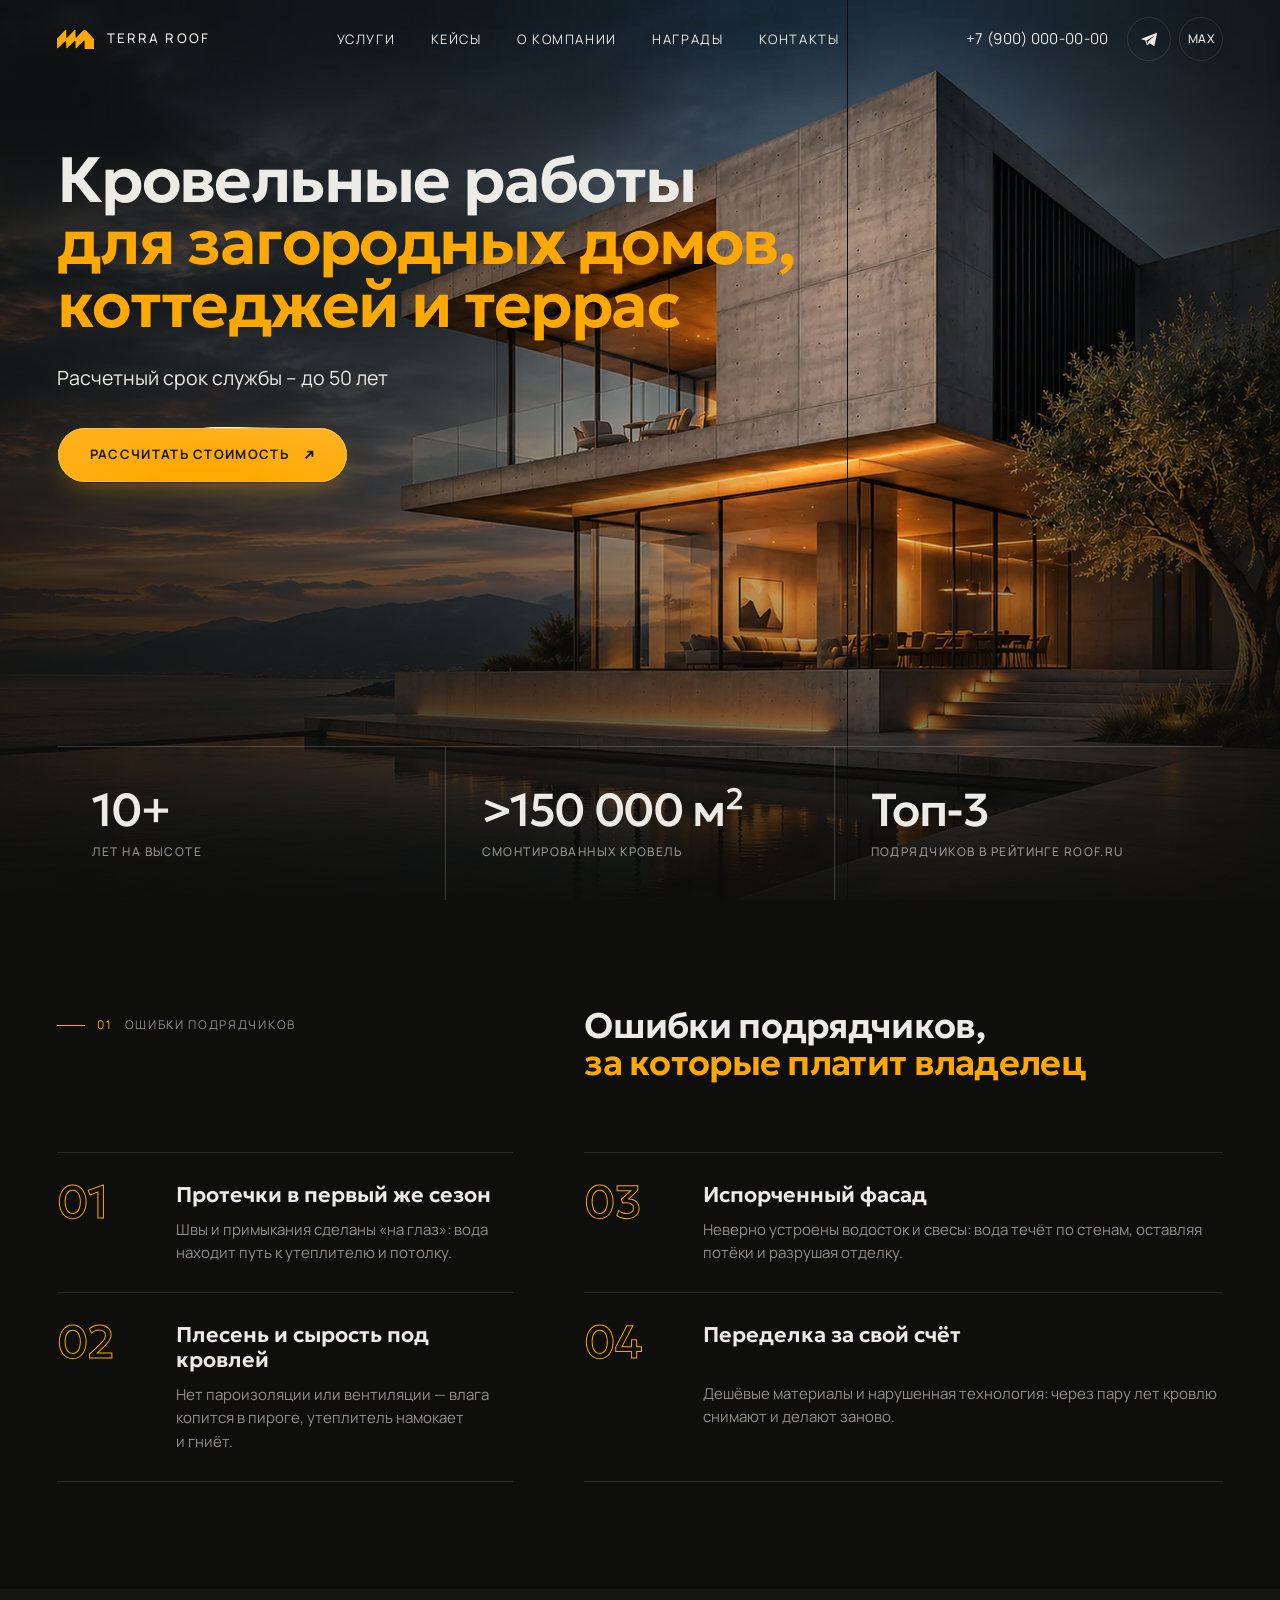
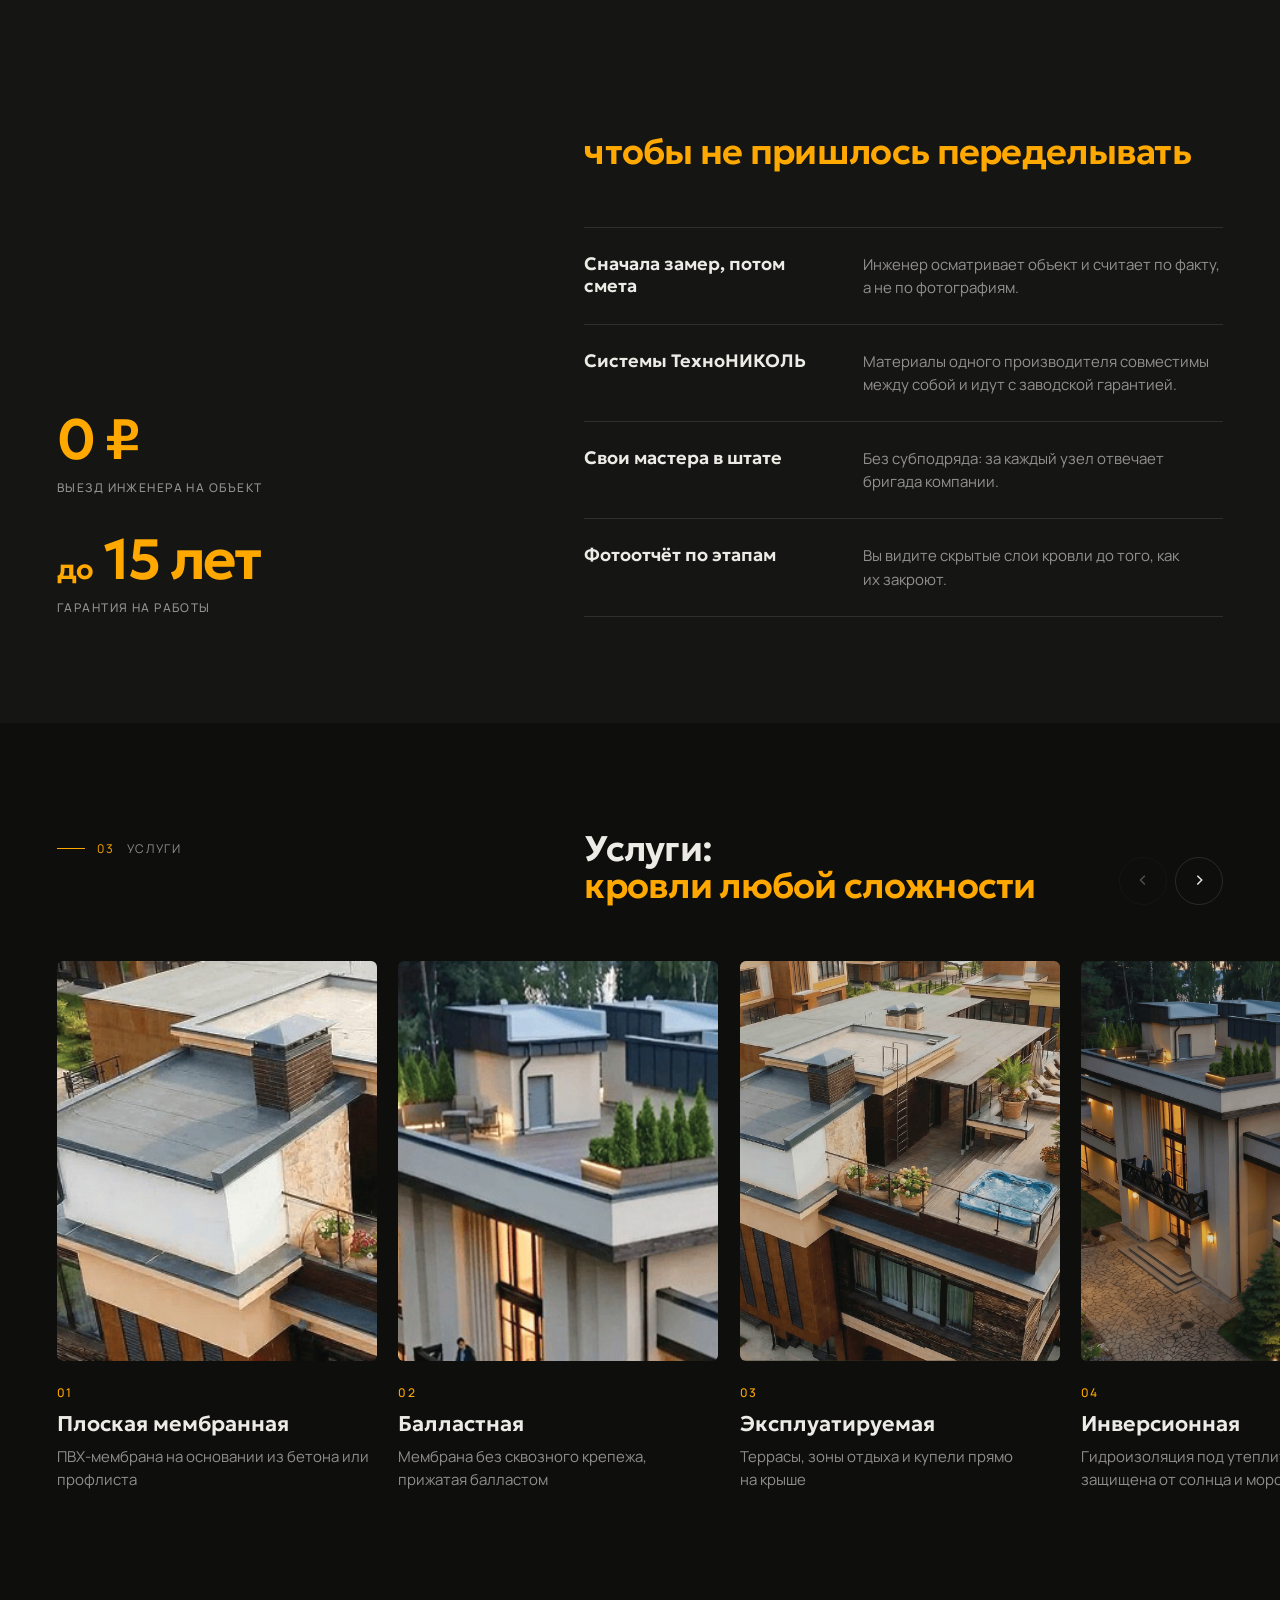
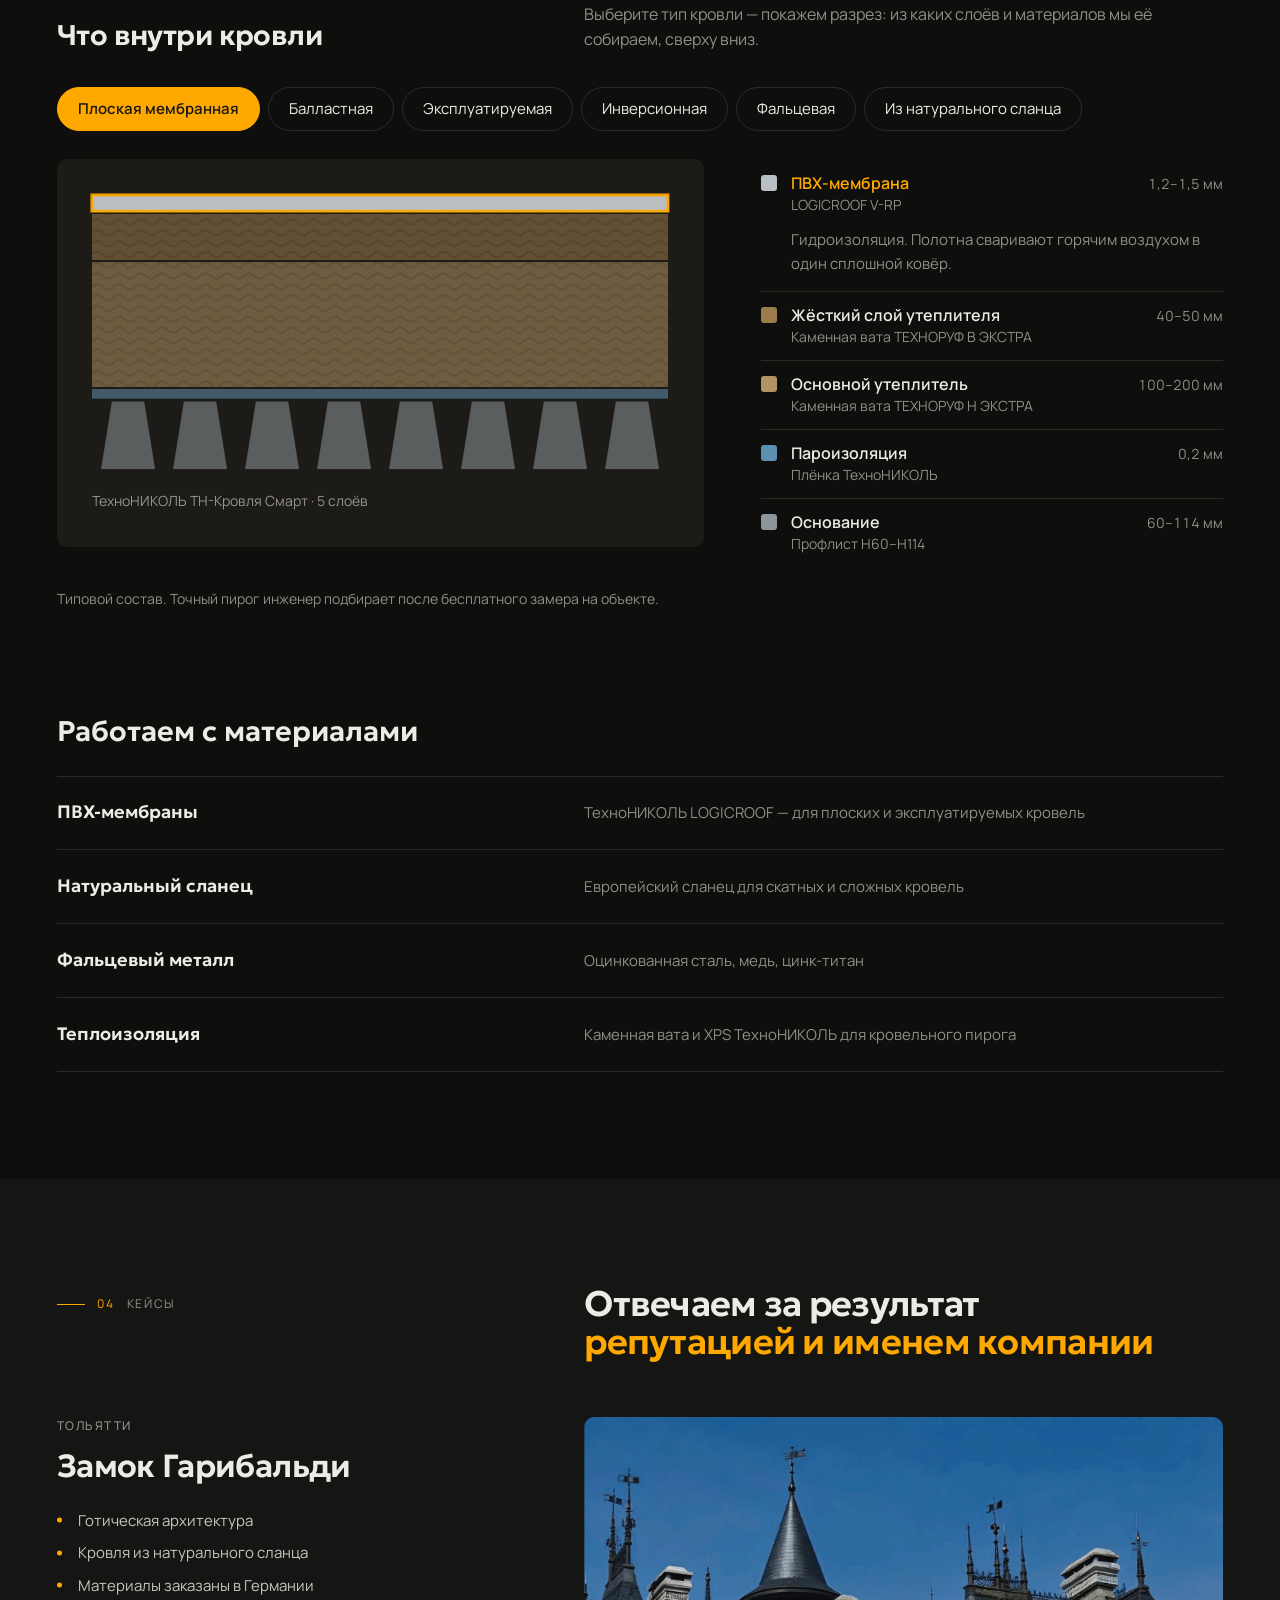
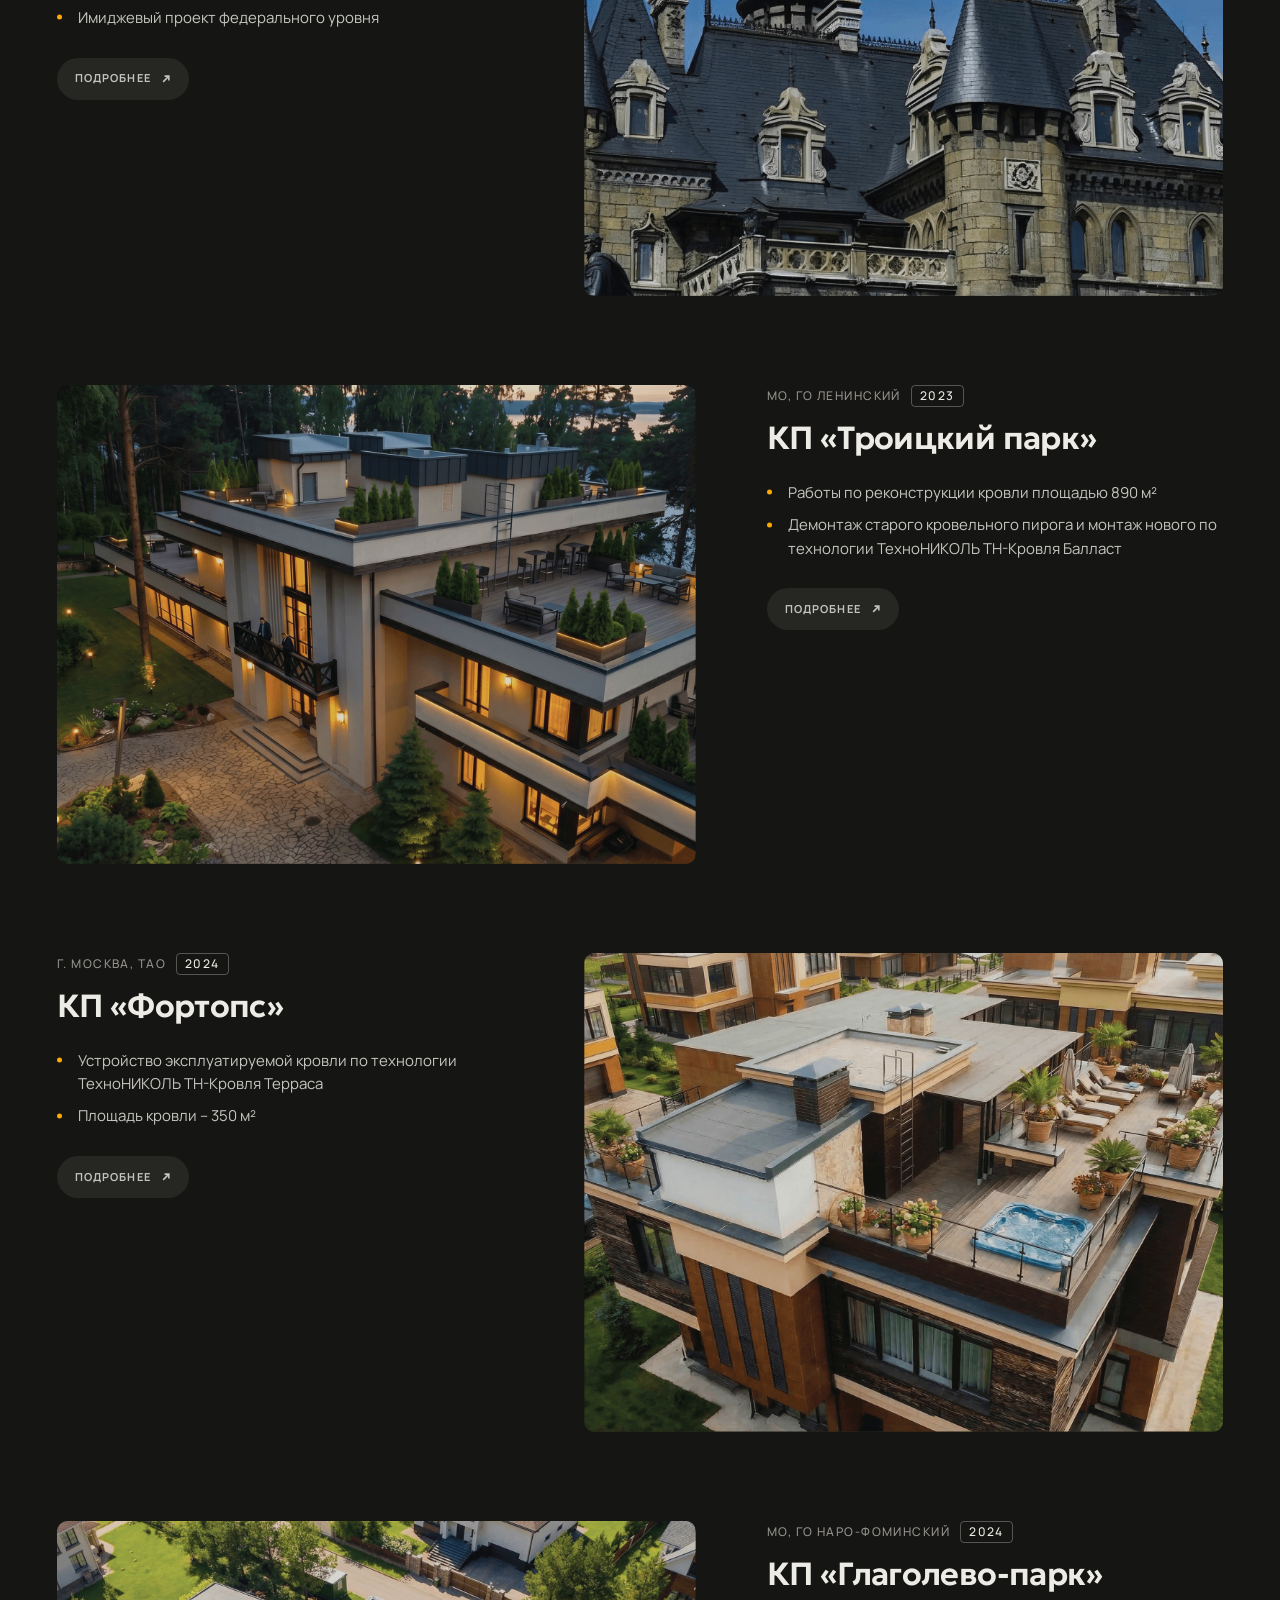
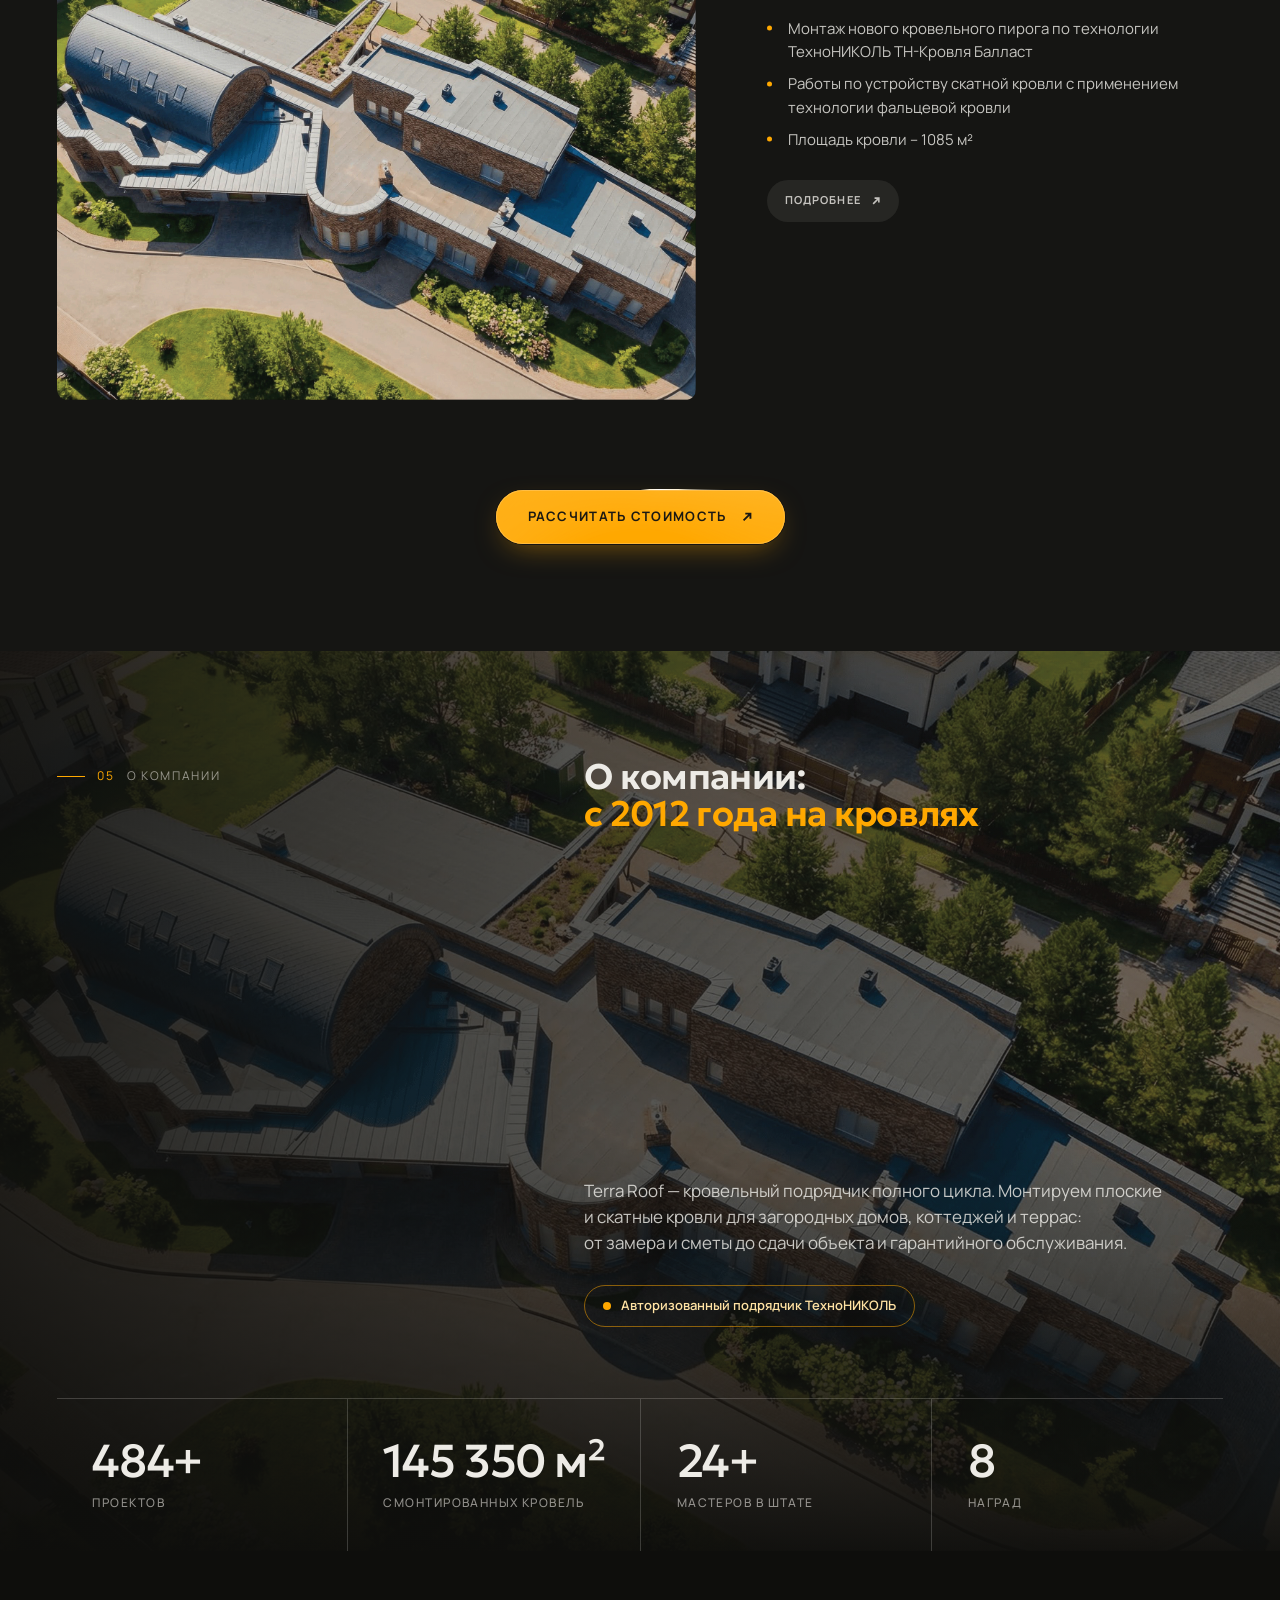
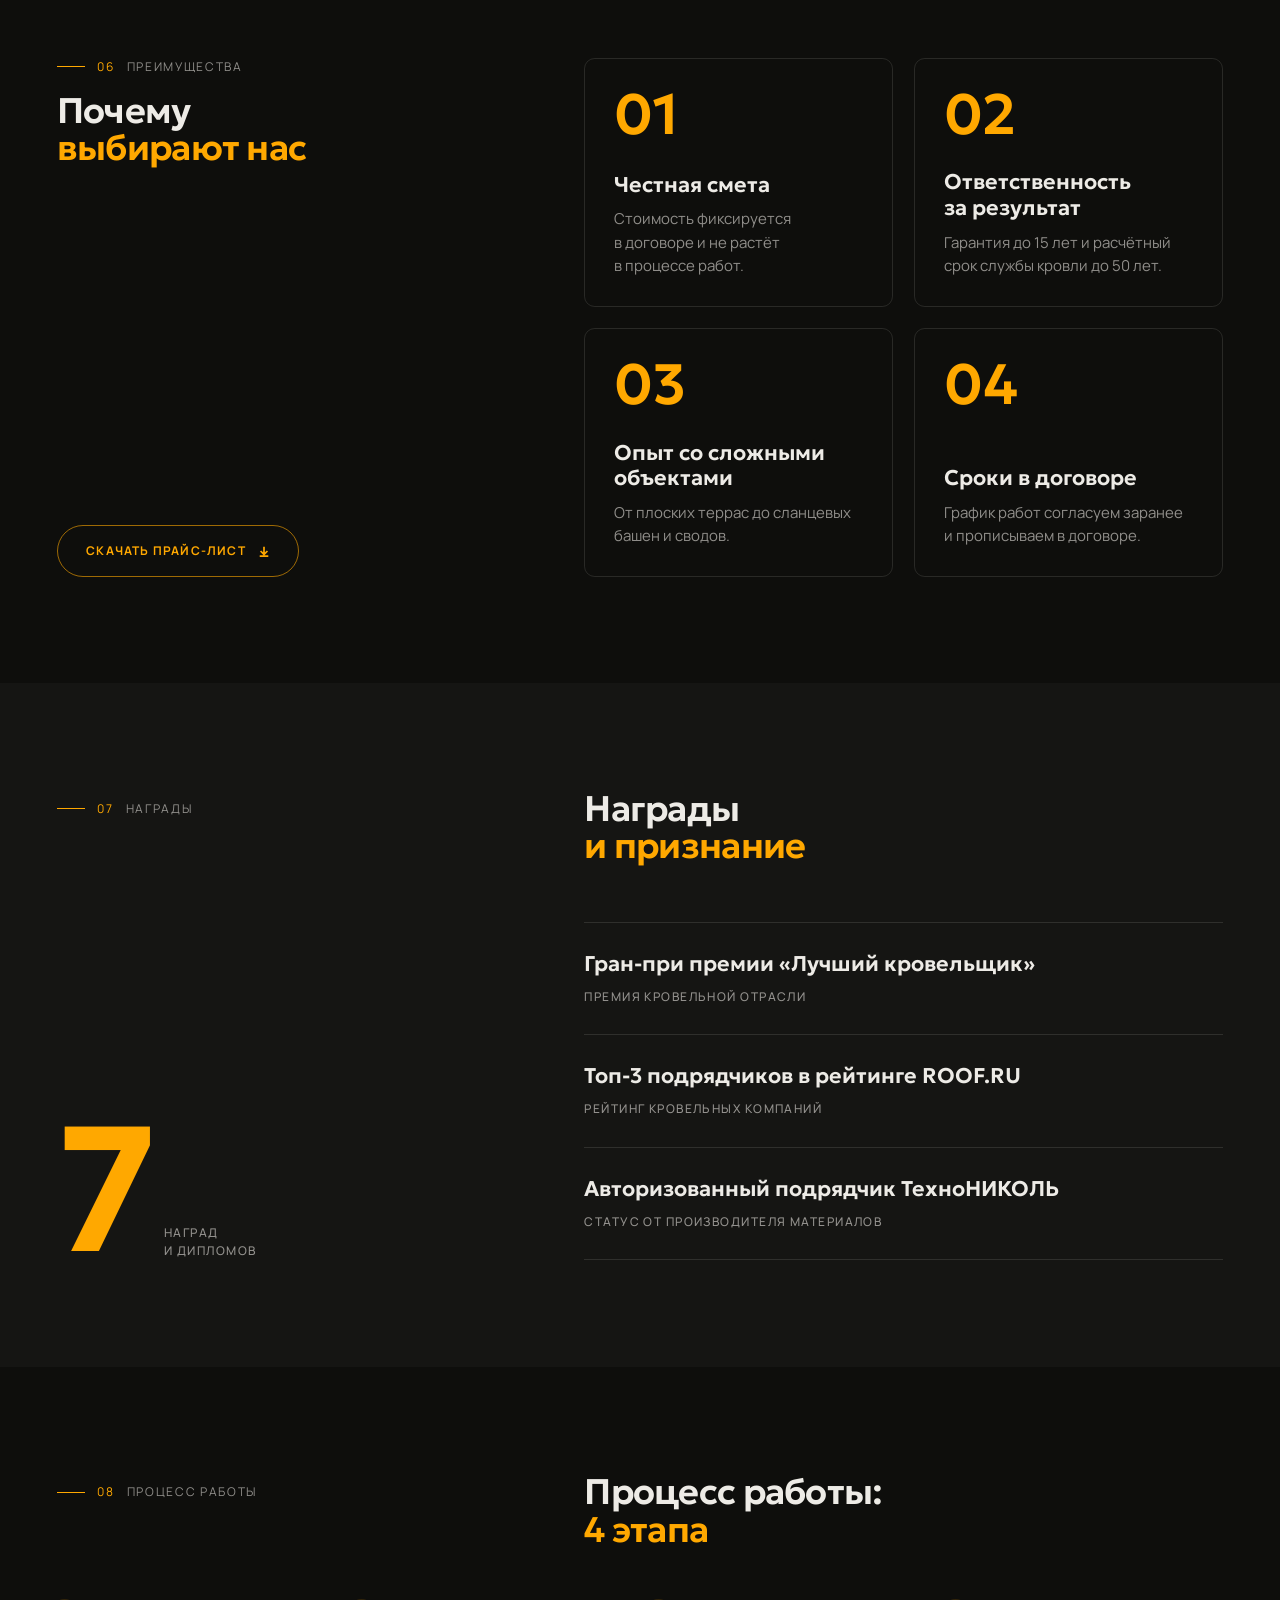
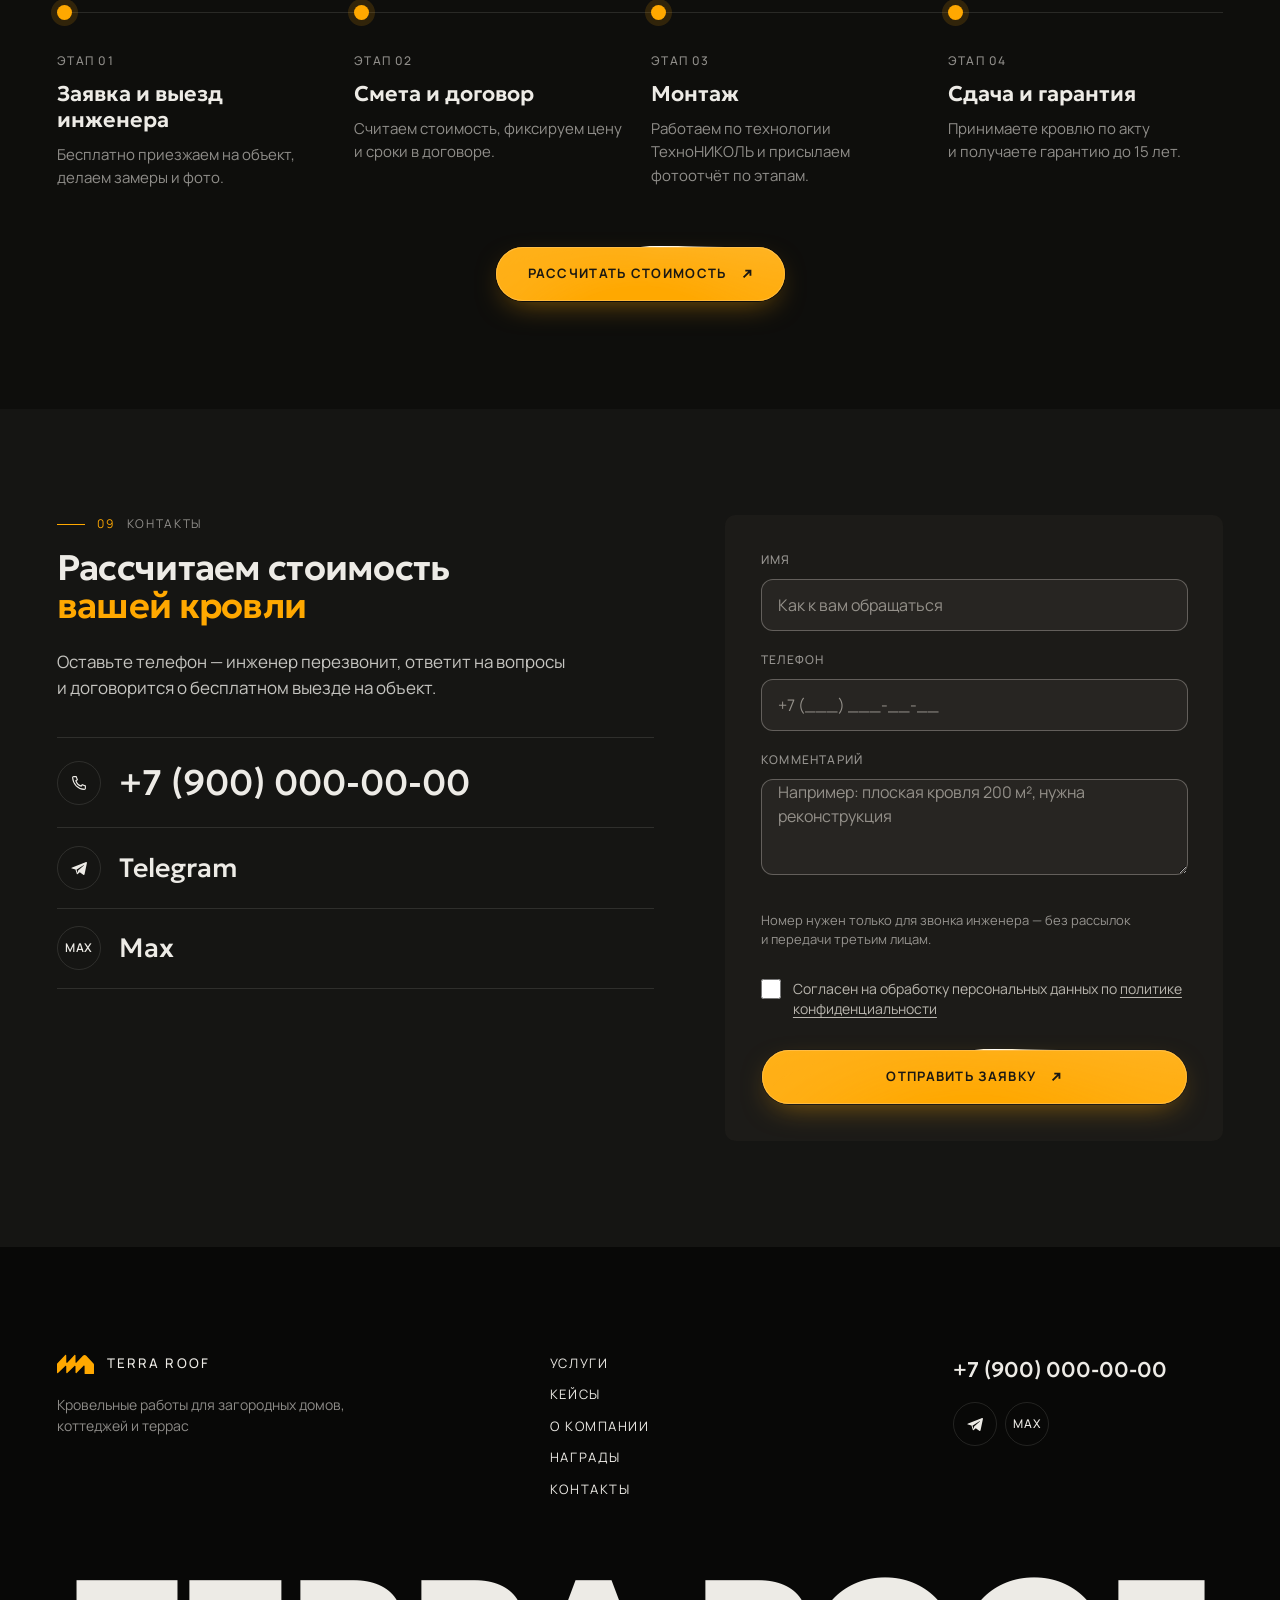
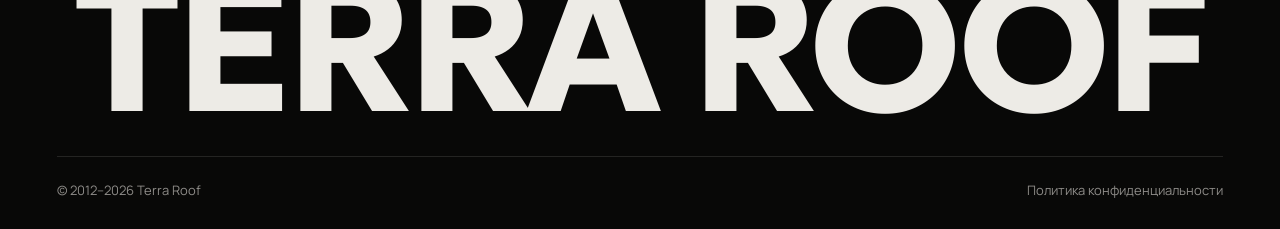
<file: index.html>
<!doctype html>
<html lang="ru">
<head>
  <meta charset="utf-8">
  <meta name="viewport" content="width=device-width, initial-scale=1">
  <title>Terra Roof — кровельные работы</title>
  <link rel="preconnect" href="https://fonts.googleapis.com">
  <link rel="preconnect" href="https://fonts.gstatic.com" crossorigin>
  <link href="https://fonts.googleapis.com/css2?family=Geologica:wght@500;600;700&family=Manrope:wght@300;400;500;700&display=swap" rel="stylesheet">
  <link rel="stylesheet" href="styles.css?v=29">
</head>
<body>

  <!-- Шапка -->
  <header class="header">
    <div class="container header__inner">
      <a class="logo" href="#" aria-label="Terra Roof">
        <img class="logo__mark" src="img/logo.svg" alt="" width="42" height="22">
        <span class="logo__text">TERRA ROOF</span>
      </a>

      <nav class="nav" aria-label="Навигация по странице">
        <a href="#services"><span class="nav__roll"><span class="nav__text" data-label="Услуги">Услуги</span></span></a>
        <a href="#cases"><span class="nav__roll"><span class="nav__text" data-label="Кейсы">Кейсы</span></span></a>
        <a href="#about"><span class="nav__roll"><span class="nav__text" data-label="О компании">О компании</span></span></a>
        <a href="#awards"><span class="nav__roll"><span class="nav__text" data-label="Награды">Награды</span></span></a>
        <a href="#contacts"><span class="nav__roll"><span class="nav__text" data-label="Контакты">Контакты</span></span></a>
      </nav>

      <div class="contacts">
        <a class="contacts__phone" href="tel:+79000000000">+7 (900) 000-00-00</a>
        <a class="icon-btn" href="#" aria-label="Telegram">
          <svg viewBox="0 0 24 24" width="18" height="18" aria-hidden="true"><path fill="currentColor" d="M20.7 4.3 2.9 11.2c-1.2.5-1.2 1.2-.2 1.5l4.6 1.4 1.7 5.4c.2.6.4.8.8.8.4 0 .6-.2.9-.5l2.3-2.2 4.7 3.5c.9.5 1.5.2 1.7-.8l3.1-14.6c.3-1.3-.5-1.9-1.8-1.4ZM8.6 14.2l9.3-5.9c.4-.3.8-.1.5.2l-7.6 6.9-.3 3.3-1.9-4.5Z"/></svg>
        </a>
        <a class="icon-btn icon-btn--text" href="#" aria-label="Max">MAX</a>
        <a class="icon-btn contacts__call" href="tel:+79000000000" aria-label="Позвонить">
          <svg viewBox="0 0 24 24" width="18" height="18" aria-hidden="true"><path fill="none" stroke="currentColor" stroke-width="1.5" d="M5 3.5h3.2l1.6 4.2-2 1.3a11 11 0 0 0 7.2 7.2l1.3-2 4.2 1.6V19a1.5 1.5 0 0 1-1.6 1.5C10.6 20 4 13.4 3.5 5.1A1.5 1.5 0 0 1 5 3.5Z"/></svg>
        </a>
        <button class="burger" type="button" aria-label="Меню" aria-expanded="false" aria-controls="mobile-menu">
          <span></span><span></span>
        </button>
      </div>
    </div>
  </header>

  <!-- Мобильное меню -->
  <div class="mobile-menu" id="mobile-menu" hidden>
    <nav class="mobile-menu__nav">
      <a href="#services">Услуги</a>
      <a href="#cases">Кейсы</a>
      <a href="#about">О компании</a>
      <a href="#awards">Награды</a>
      <a href="#contacts">Контакты</a>
    </nav>
    <div class="mobile-menu__actions">
      <a class="btn mobile-menu__cta" href="#calc" data-calc><span class="btn__label">Рассчитать стоимость
        <svg viewBox="0 0 14 14" width="12" height="12" aria-hidden="true"><path d="M3 11 11 3M5 3h6v6" fill="none" stroke="currentColor" stroke-width="1.4"/></svg></span></a>
      <a class="mobile-menu__phone" href="tel:+79000000000">+7 (900) 000-00-00</a>
    </div>
  </div>

  <main>
    <!-- Первый экран -->
    <section class="hero">
      <div class="hero__media">
        <!-- исходник: img/фон.png (3840×2160); на экранах уже 16:9 фото кадрируется по высоте, поэтому ширина = 178vh -->
        <img
          src="img/hero-1920.webp"
          srcset="img/hero-828.webp 828w, img/hero-1280.webp 1280w, img/hero-1920.webp 1920w, img/hero-2560.webp 2560w, img/hero-3840.webp 3840w"
          sizes="(max-aspect-ratio: 16/9) 178vh, 100vw"
          width="3840" height="2160"
          alt="Современный загородный дом с плоской кровлей на закате"
          fetchpriority="high">
      </div>

      <div class="container hero__inner">
        <div class="hero__content">
          <h1 class="hero__title">
            <span class="hero__title-main">Кровельные работы</span>
            <span class="hero__title-sub">для загородных домов, коттеджей и&nbsp;террас</span>
          </h1>
          <p class="hero__lead">Расчетный срок службы – до&nbsp;50&nbsp;лет</p>
          <a class="btn hero__btn" href="#calc" data-cta data-calc>
            <span class="btn__label">Рассчитать стоимость
            <svg viewBox="0 0 14 14" width="12" height="12" aria-hidden="true"><path d="M3 11 11 3M5 3h6v6" fill="none" stroke="currentColor" stroke-width="1.4"/></svg></span>
          </a>
        </div>
      </div>

      <div class="hero__facts">
        <div class="container hero__facts-inner">
          <ul class="facts">
            <li class="fact">
              <span class="fact__value">10+</span>
              <span class="fact__label">лет на&nbsp;высоте</span>
            </li>
            <li class="fact">
              <span class="fact__value">&gt;150&nbsp;000&nbsp;м²</span>
              <span class="fact__label">смонтированных кровель</span>
            </li>
            <li class="fact">
              <span class="fact__value">Топ-3</span>
              <span class="fact__label">подрядчиков в&nbsp;рейтинге ROOF.RU</span>
            </li>
          </ul>
          <a class="scroll-down" href="#problems" aria-label="Листать вниз">
            <svg viewBox="0 0 16 16" width="14" height="14" aria-hidden="true"><path d="M8 2v12M3 9l5 5 5-5" fill="none" stroke="currentColor" stroke-width="1.4"/></svg>
          </a>
        </div>
      </div>
    </section>

    <!-- Ошибки подрядчиков. Тексты блоков ниже — черновик: в ТЗ есть только структура и факты.
         Сетка «заголовок слева (закреплён) — контент справа» -->
    <section class="section" id="problems">
      <div class="container split split--rail">
        <div class="split__rail">
          <p class="eyebrow"><span>01</span>Ошибки подрядчиков</p>
        </div>
        <div class="split__body">
          <h2 class="section__title">
            <span class="section__title-main">Ошибки подрядчиков,</span>
            <span class="section__title-sub">за&nbsp;которые платит владелец</span>
          </h2>
        </div>
          <ol class="problems">
            <li class="problem">
              <span class="problem__num">01</span>
              <h3 class="problem__title">Протечки в&nbsp;первый&nbsp;же сезон</h3>
              <p class="problem__text">Швы и&nbsp;примыкания сделаны «на&nbsp;глаз»: вода находит путь к&nbsp;утеплителю и&nbsp;потолку.</p>
            </li>
            <li class="problem">
              <span class="problem__num">02</span>
              <h3 class="problem__title">Плесень и&nbsp;сырость под кровлей</h3>
              <p class="problem__text">Нет пароизоляции или вентиляции — влага копится в&nbsp;пироге, утеплитель намокает и&nbsp;гниёт.</p>
            </li>
            <li class="problem">
              <span class="problem__num">03</span>
              <h3 class="problem__title">Испорченный фасад</h3>
              <p class="problem__text">Неверно устроены водосток и&nbsp;свесы: вода течёт по&nbsp;стенам, оставляя потёки и&nbsp;разрушая отделку.</p>
            </li>
            <li class="problem">
              <span class="problem__num">04</span>
              <h3 class="problem__title">Переделка за&nbsp;свой счёт</h3>
              <p class="problem__text">Дешёвые материалы и&nbsp;нарушенная технология: через пару лет кровлю снимают и&nbsp;делают заново.</p>
            </li>
          </ol>
      </div>
    </section>

    <!-- Как мы работаем -->
    <section class="section section--alt" id="approach">
      <div class="container split split--rail">
        <div class="split__rail">
          <p class="eyebrow"><span>02</span>Подход</p>
          <div class="approach__facts">
            <div class="approach__fact">
              <span class="approach__value">0&nbsp;₽</span>
              <span class="approach__label">выезд инженера на&nbsp;объект</span>
            </div>
            <div class="approach__fact">
              <span class="approach__value"><span class="approach__pre">до</span>&nbsp;15&nbsp;лет</span>
              <span class="approach__label">гарантия на&nbsp;работы</span>
            </div>
          </div>
        </div>
        <div class="split__body">
          <h2 class="section__title">
            <span class="section__title-main">Как мы работаем,</span>
            <span class="section__title-sub">чтобы не&nbsp;пришлось переделывать</span>
          </h2>
          <ul class="principles">
            <li class="principle">
              <h3 class="principle__title">Сначала замер, потом смета</h3>
              <p class="principle__text">Инженер осматривает объект и&nbsp;считает по&nbsp;факту, а&nbsp;не&nbsp;по&nbsp;фотографиям.</p>
            </li>
            <li class="principle">
              <h3 class="principle__title">Системы ТехноНИКОЛЬ</h3>
              <p class="principle__text">Материалы одного производителя совместимы между собой и&nbsp;идут с&nbsp;заводской гарантией.</p>
            </li>
            <li class="principle">
              <h3 class="principle__title">Свои мастера в&nbsp;штате</h3>
              <p class="principle__text">Без субподряда: за&nbsp;каждый узел отвечает бригада компании.</p>
            </li>
            <li class="principle">
              <h3 class="principle__title">Фотоотчёт по&nbsp;этапам</h3>
              <p class="principle__text">Вы&nbsp;видите скрытые слои кровли до&nbsp;того, как их&nbsp;закроют.</p>
            </li>
          </ul>
        </div>
      </div>
    </section>

    <!-- Услуги: горизонтальная лента (колесо мыши, перетаскивание, стрелки) -->
    <section class="section" id="services">
      <div class="container split split--rail services__head">
        <div class="split__rail">
          <p class="eyebrow"><span>03</span>Услуги</p>
        </div>
        <div class="split__body services__heading">
          <h2 class="section__title">
            <span class="section__title-main">Услуги:</span>
            <span class="section__title-sub">кровли любой сложности</span>
          </h2>
        <div class="services__nav">
          <button class="round-btn" type="button" data-scroll="-1" aria-label="Назад"><svg viewBox="0 0 16 16" width="16" height="16" aria-hidden="true"><path d="M10 3 5 8l5 5" fill="none" stroke="currentColor" stroke-width="1.6"/></svg></button>
          <button class="round-btn" type="button" data-scroll="1" aria-label="Вперёд"><svg viewBox="0 0 16 16" width="16" height="16" aria-hidden="true"><path d="m6 3 5 5-5 5" fill="none" stroke="currentColor" stroke-width="1.6"/></svg></button>
          </div>
        </div>
      </div>
      <div class="services__track" tabindex="0" aria-label="Виды кровель">
        <ul class="services">
          <li class="service">
            <div class="service__media"><img src="img/fortops-detail.jpg" alt="" loading="lazy" draggable="false"></div>
            <span class="service__num">01</span>
            <h3 class="service__title">Плоская мембранная</h3>
            <p class="service__text">ПВХ-мембрана на&nbsp;основании из&nbsp;бетона или профлиста</p>
          </li>
          <li class="service">
            <div class="service__media"><img src="img/troitsky-detail.jpg" alt="" loading="lazy" draggable="false"></div>
            <span class="service__num">02</span>
            <h3 class="service__title">Балластная</h3>
            <p class="service__text">Мембрана без сквозного крепежа, прижатая балластом</p>
          </li>
          <li class="service">
            <div class="service__media"><img src="img/fortops.jpg" alt="" class="is-darkened" loading="lazy" draggable="false"></div>
            <span class="service__num">03</span>
            <h3 class="service__title">Эксплуатируемая</h3>
            <p class="service__text">Террасы, зоны отдыха и&nbsp;купели прямо на&nbsp;крыше</p>
          </li>
          <li class="service">
            <div class="service__media"><img src="img/troitsky.jpg" alt="" class="is-darkened" loading="lazy" draggable="false"></div>
            <span class="service__num">04</span>
            <h3 class="service__title">Инверсионная</h3>
            <p class="service__text">Гидроизоляция под утеплителем — защищена от&nbsp;солнца и&nbsp;мороза</p>
          </li>
          <li class="service">
            <div class="service__media"><img src="img/castle-detail.jpg" alt="" loading="lazy" draggable="false"></div>
            <span class="service__num">05</span>
            <h3 class="service__title">Из&nbsp;натурального сланца</h3>
            <p class="service__text">Долговечное покрытие для скатов, башен и&nbsp;куполов</p>
          </li>
          <li class="service">
            <div class="service__media"><img src="img/glagolevo-detail.jpg" alt="" loading="lazy" draggable="false"></div>
            <span class="service__num">06</span>
            <h3 class="service__title">Фальцевая</h3>
            <p class="service__text">Металл с&nbsp;герметичным швом, повторяет сложные формы</p>
          </li>
          <li class="service">
            <div class="service__media"><img src="img/glagolevo.jpg" alt="" class="is-darkened" loading="lazy" draggable="false"></div>
            <span class="service__num">07</span>
            <h3 class="service__title">Сводчатая и&nbsp;купольная</h3>
            <p class="service__text">Изогнутые скаты и&nbsp;переходы между плоскими участками</p>
          </li>
          <li class="service">
            <div class="service__media"><img src="img/castle.jpg" alt="" class="is-darkened" loading="lazy" draggable="false"></div>
            <span class="service__num">08</span>
            <h3 class="service__title">Исторические здания</h3>
            <p class="service__text">Кровли сложной архитектуры с&nbsp;сохранением облика</p>
          </li>
        </ul>
      </div>

      <div class="container pie" data-pie>
        <div class="pie__head">
          <h3 class="pie__title">Что внутри кровли</h3>
          <p class="pie__lead">Выберите тип кровли — покажем разрез: из каких слоёв и&nbsp;материалов мы&nbsp;её собираем, сверху вниз.</p>
        </div>
        <div class="pie__tabs" role="tablist" aria-label="Тип кровли"></div>
        <div class="pie__body" role="tabpanel">
          <figure class="pie__figure">
            <svg class="pie__svg" role="img" aria-label="Разрез кровельного пирога: слои сверху вниз"></svg>
            <figcaption class="pie__caption">
              <span data-pie-system></span>
              <button class="pie__case" type="button" data-pie-case hidden>Где делали: <span></span>
                <svg viewBox="0 0 14 14" width="12" height="12" aria-hidden="true"><path d="M3 11 11 3M5 3h6v6" fill="none" stroke="currentColor" stroke-width="1.6"/></svg>
              </button>
            </figcaption>
          </figure>
          <ol class="pie__layers"></ol>
        </div>
        <p class="pie__note">Типовой состав. Точный пирог инженер подбирает после бесплатного замера на&nbsp;объекте.</p>
        <noscript><p class="pie__lead">Плоская мембранная кровля сверху вниз: ПВХ-мембрана LOGICROOF, жёсткий и&nbsp;основной слой каменной ваты ТЕХНОРУФ, пароизоляция, профлист.</p></noscript>
      </div>

      <div class="container materials-split">
          <h3 class="materials__title">Работаем с&nbsp;материалами</h3>
          <ul class="materials">
            <li class="material">
              <h4 class="material__title">ПВХ-мембраны</h4>
              <p class="material__text">ТехноНИКОЛЬ LOGICROOF — для плоских и&nbsp;эксплуатируемых кровель</p>
            </li>
            <li class="material">
              <h4 class="material__title">Натуральный сланец</h4>
              <p class="material__text">Европейский сланец для скатных и&nbsp;сложных кровель</p>
            </li>
            <li class="material">
              <h4 class="material__title">Фальцевый металл</h4>
              <p class="material__text">Оцинкованная сталь, медь, цинк-титан</p>
            </li>
            <li class="material">
              <h4 class="material__title">Теплоизоляция</h4>
              <p class="material__text">Каменная вата и&nbsp;XPS ТехноНИКОЛЬ для кровельного пирога</p>
            </li>
          </ul>
      </div>
    </section>

    <!-- Кейсы -->
    <section class="cases" id="cases">
      <div class="container cases__inner">
        <div class="split split--rail">
          <div class="split__rail">
            <p class="eyebrow"><span>04</span>Кейсы</p>
          </div>
          <div class="split__body">
            <h2 class="cases__title">
              <span class="hero__title-main">Отвечаем за результат</span>
              <span class="cases__title-sub">репутацией и&nbsp;именем компании</span>
            </h2>
          </div>
        </div>

        <div class="cases__grid">
          <a class="case" href="#case-castle">
            <div class="case__media">
              <img class="case__photo" src="img/castle.jpg" alt="Замок Гарибальди, общий вид кровли" loading="lazy">
            </div>
            <div class="case__head">
              <h3 class="case__name">Замок Гарибальди</h3>
              <p class="case__meta"><span>Тольятти</span></p>
            </div>
            <div class="case__body">
              <ul class="case__list">
                <li>Готическая архитектура</li>
                <li>Кровля из натурального сланца</li>
                <li>Материалы заказаны в Германии</li>
                <li>Имиджевый проект федерального уровня</li>
              </ul>
              <span class="case__more">
                Подробнее
                <svg viewBox="0 0 14 14" width="12" height="12" aria-hidden="true"><path d="M3 11 11 3M5 3h6v6" fill="none" stroke="currentColor" stroke-width="1.4"/></svg>
              </span>
            </div>
          </a>

          <a class="case" href="#case-troitsky">
            <div class="case__media">
              <img class="case__photo" src="img/troitsky.jpg" alt="КП «Троицкий парк», общий вид" loading="lazy">
            </div>
            <div class="case__head">
              <h3 class="case__name">КП «Троицкий парк»</h3>
              <p class="case__meta"><span>МО, ГО Ленинский</span><span class="case__year">2023</span></p>
            </div>
            <div class="case__body">
              <ul class="case__list">
                <li>Работы по реконструкции кровли площадью 890&nbsp;м²</li>
                <li>Демонтаж старого кровельного пирога и монтаж нового по технологии ТехноНИКОЛЬ ТН-Кровля Балласт</li>
              </ul>
              <span class="case__more">
                Подробнее
                <svg viewBox="0 0 14 14" width="12" height="12" aria-hidden="true"><path d="M3 11 11 3M5 3h6v6" fill="none" stroke="currentColor" stroke-width="1.4"/></svg>
              </span>
            </div>
          </a>

          <a class="case" href="#case-fortops">
            <div class="case__media">
              <img class="case__photo" src="img/fortops.jpg" alt="КП «Фортопс», общий вид" loading="lazy">
            </div>
            <div class="case__head">
              <h3 class="case__name">КП «Фортопс»</h3>
              <p class="case__meta"><span>г.&nbsp;Москва, ТАО</span><span class="case__year">2024</span></p>
            </div>
            <div class="case__body">
              <ul class="case__list">
                <li>Устройство эксплуатируемой кровли по технологии ТехноНИКОЛЬ ТН-Кровля Терраса</li>
                <li>Площадь кровли – 350&nbsp;м²</li>
              </ul>
              <span class="case__more">
                Подробнее
                <svg viewBox="0 0 14 14" width="12" height="12" aria-hidden="true"><path d="M3 11 11 3M5 3h6v6" fill="none" stroke="currentColor" stroke-width="1.4"/></svg>
              </span>
            </div>
          </a>

          <a class="case" href="#case-glagolevo">
            <div class="case__media">
              <img class="case__photo" src="img/glagolevo.jpg" alt="КП «Глаголево-парк», общий вид" loading="lazy">
            </div>
            <div class="case__head">
              <h3 class="case__name">КП «Глаголево-парк»</h3>
              <p class="case__meta"><span>МО, ГО Наро-Фоминский</span><span class="case__year">2024</span></p>
            </div>
            <div class="case__body">
              <ul class="case__list">
                <li>Монтаж нового кровельного пирога по технологии ТехноНИКОЛЬ ТН-Кровля Балласт</li>
                <li>Работы по устройству скатной кровли с применением технологии фальцевой кровли</li>
                <li>Площадь кровли – 1085&nbsp;м²</li>
              </ul>
              <span class="case__more">
                Подробнее
                <svg viewBox="0 0 14 14" width="12" height="12" aria-hidden="true"><path d="M3 11 11 3M5 3h6v6" fill="none" stroke="currentColor" stroke-width="1.4"/></svg>
              </span>
            </div>
          </a>
        </div>

        <div class="cases__cta">
          <a class="btn" href="#calc" data-cta data-calc>
            <span class="btn__label">Рассчитать стоимость
            <svg viewBox="0 0 14 14" width="12" height="12" aria-hidden="true"><path d="M3 11 11 3M5 3h6v6" fill="none" stroke="currentColor" stroke-width="1.4"/></svg></span>
          </a>
        </div>
      </div>
    </section>

    <!-- О компании: фото на всю ширину, текст и цифры поверх -->
    <section class="about" id="about">
      <div class="about__media"><img class="is-darkened" src="img/glagolevo.jpg" alt="Кровля загородного дома в КП «Глаголево-парк»" loading="lazy"></div>
      <div class="container split split--rail about__inner">
        <div class="split__rail">
          <p class="eyebrow"><span>05</span>О компании</p>
        </div>
        <div class="split__body about__text">
          <h2 class="section__title">
            <span class="section__title-main">О компании:</span>
            <span class="section__title-sub">с&nbsp;2012 года на&nbsp;кровлях</span>
          </h2>
          <p class="section__lead">Terra Roof — кровельный подрядчик полного цикла. Монтируем плоские и&nbsp;скатные кровли для загородных домов, коттеджей и&nbsp;террас: от&nbsp;замера и&nbsp;сметы до&nbsp;сдачи объекта и&nbsp;гарантийного обслуживания.</p>
          <p class="about__badge"><span class="about__badge-dot" aria-hidden="true"></span>Авторизованный подрядчик ТехноНИКОЛЬ</p>
        </div>
        <ul class="stats">
          <li class="stat"><span class="stat__value">500+</span><span class="stat__label">проектов</span></li>
          <li class="stat"><span class="stat__value">150&nbsp;000&nbsp;м²</span><span class="stat__label">смонтированных кровель</span></li>
          <li class="stat"><span class="stat__value">25+</span><span class="stat__label">мастеров в&nbsp;штате</span></li>
          <li class="stat"><span class="stat__value">8</span><span class="stat__label">наград</span></li>
        </ul>
      </div>
    </section>

    <!-- Почему выбирают нас -->
    <section class="section" id="why">
      <div class="container split split--rail">
        <div class="split__rail">
          <p class="eyebrow"><span>06</span>Преимущества</p>
          <h2 class="section__title">
            <span class="section__title-main">Почему</span>
            <span class="section__title-sub">выбирают нас</span>
          </h2>
          <!-- TODO: положить файл прайс-листа в files/price-list.pdf -->
          <a class="btn-ghost" href="files/price-list.pdf" download>
            Скачать прайс-лист
            <svg viewBox="0 0 14 14" width="12" height="12" aria-hidden="true"><path d="M7 2v9M3 7l4 4 4-4M2 13h10" fill="none" stroke="currentColor" stroke-width="2"/></svg>
          </a>
        </div>
        <div class="split__body">
          <ul class="whys">
            <li class="why">
              <span class="why__num">01</span>
              <h3 class="why__title">Честная смета</h3>
              <p class="why__text">Стоимость фиксируется в&nbsp;договоре и&nbsp;не&nbsp;растёт в&nbsp;процессе работ.</p>
            </li>
            <li class="why">
              <span class="why__num">02</span>
              <h3 class="why__title">Ответственность за&nbsp;результат</h3>
              <p class="why__text">Гарантия до&nbsp;15&nbsp;лет и&nbsp;расчётный срок службы кровли до&nbsp;50&nbsp;лет.</p>
            </li>
            <li class="why">
              <span class="why__num">03</span>
              <h3 class="why__title">Опыт со&nbsp;сложными объектами</h3>
              <p class="why__text">От&nbsp;плоских террас до&nbsp;сланцевых башен и&nbsp;сводов.</p>
            </li>
            <li class="why">
              <span class="why__num">04</span>
              <h3 class="why__title">Сроки в&nbsp;договоре</h3>
              <p class="why__text">График работ согласуем заранее и&nbsp;прописываем в&nbsp;договоре.</p>
            </li>
          </ul>
        </div>
      </div>
    </section>

    <!-- Награды и признание -->
    <section class="section section--alt" id="awards">
      <div class="container split split--rail">
        <div class="split__rail">
          <p class="eyebrow"><span>07</span>Награды</p>
          <p class="awards__count"><span class="awards__count-value">8</span><span class="awards__count-label">наград и&nbsp;дипломов</span></p>
        </div>
        <div class="split__body">
          <h2 class="section__title">
            <span class="section__title-main">Награды</span>
            <span class="section__title-sub">и&nbsp;признание</span>
          </h2>
          <ul class="award-list">
            <li class="award">
              <h3 class="award__title">Гран-при премии «Лучший кровельщик»</h3>
              <p class="award__meta">Премия кровельной отрасли</p>
            </li>
            <li class="award">
              <h3 class="award__title">Топ-3 подрядчиков в&nbsp;рейтинге ROOF.RU</h3>
              <p class="award__meta">Рейтинг кровельных компаний</p>
            </li>
            <li class="award">
              <h3 class="award__title">Авторизованный подрядчик ТехноНИКОЛЬ</h3>
              <p class="award__meta">Статус от&nbsp;производителя материалов</p>
            </li>
          </ul>
        </div>
      </div>
    </section>

    <!-- Процесс работы: таймлайн -->
    <section class="section" id="process">
      <div class="container">
        <div class="split split--rail">
          <div class="split__rail">
            <p class="eyebrow"><span>08</span>Процесс работы</p>
          </div>
          <div class="split__body">
            <h2 class="section__title">
              <span class="section__title-main">Процесс работы:</span>
              <span class="section__title-sub">4&nbsp;этапа</span>
            </h2>
          </div>
        </div>
        <ol class="steps">
          <li class="step">
            <span class="step__dot" aria-hidden="true"></span>
            <span class="step__num">Этап 01</span>
            <h3 class="step__title">Заявка и&nbsp;выезд инженера</h3>
            <p class="step__text">Бесплатно приезжаем на&nbsp;объект, делаем замеры и&nbsp;фото.</p>
          </li>
          <li class="step">
            <span class="step__dot" aria-hidden="true"></span>
            <span class="step__num">Этап 02</span>
            <h3 class="step__title">Смета и&nbsp;договор</h3>
            <p class="step__text">Считаем стоимость, фиксируем цену и&nbsp;сроки в&nbsp;договоре.</p>
          </li>
          <li class="step">
            <span class="step__dot" aria-hidden="true"></span>
            <span class="step__num">Этап 03</span>
            <h3 class="step__title">Монтаж</h3>
            <p class="step__text">Работаем по&nbsp;технологии ТехноНИКОЛЬ и&nbsp;присылаем фотоотчёт по&nbsp;этапам.</p>
          </li>
          <li class="step">
            <span class="step__dot" aria-hidden="true"></span>
            <span class="step__num">Этап 04</span>
            <h3 class="step__title">Сдача и&nbsp;гарантия</h3>
            <p class="step__text">Принимаете кровлю по&nbsp;акту и&nbsp;получаете гарантию до&nbsp;15&nbsp;лет.</p>
          </li>
        </ol>
        <div class="section__cta">
          <a class="btn" href="#calc" data-cta data-calc>
            <span class="btn__label">Рассчитать стоимость
            <svg viewBox="0 0 14 14" width="12" height="12" aria-hidden="true"><path d="M3 11 11 3M5 3h6v6" fill="none" stroke="currentColor" stroke-width="1.4"/></svg></span>
          </a>
        </div>
      </div>
    </section>

    <!-- Форма расчёта и контакты -->
    <section class="section section--alt" id="contacts">
      <div class="container">
        <div class="contact">
          <div class="contact__info">
            <p class="eyebrow"><span>09</span>Контакты</p>
            <h2 class="section__title">
          <span class="section__title-main">Рассчитаем стоимость</span>
          <span class="section__title-sub">вашей кровли</span>
        </h2>
            <p class="section__lead">Оставьте телефон — инженер перезвонит, ответит на&nbsp;вопросы и&nbsp;договорится о&nbsp;бесплатном выезде на&nbsp;объект.</p>
            <ul class="contact__list">
              <li><a class="contact__link" href="tel:+79000000000"><span class="contact__icon"><svg viewBox="0 0 24 24" width="18" height="18" aria-hidden="true"><path fill="none" stroke="currentColor" stroke-width="1.5" d="M5 3.5h3.2l1.6 4.2-2 1.3a11 11 0 0 0 7.2 7.2l1.3-2 4.2 1.6V19a1.5 1.5 0 0 1-1.6 1.5C10.6 20 4 13.4 3.5 5.1A1.5 1.5 0 0 1 5 3.5Z"/></svg></span>+7 (900) 000-00-00</a></li>
              <li><a class="contact__link" href="#"><span class="contact__icon"><svg viewBox="0 0 24 24" width="18" height="18" aria-hidden="true"><path fill="currentColor" d="M20.7 4.3 2.9 11.2c-1.2.5-1.2 1.2-.2 1.5l4.6 1.4 1.7 5.4c.2.6.4.8.8.8.4 0 .6-.2.9-.5l2.3-2.2 4.7 3.5c.9.5 1.5.2 1.7-.8l3.1-14.6c.3-1.3-.5-1.9-1.8-1.4ZM8.6 14.2l9.3-5.9c.4-.3.8-.1.5.2l-7.6 6.9-.3 3.3-1.9-4.5Z"/></svg></span>Telegram</a></li>
              <li><a class="contact__link" href="#"><span class="contact__icon contact__icon--text">MAX</span>Max</a></li>
            </ul>
          </div>

          <form class="lead-form" novalidate>
            <div class="lead-form__fields">
              <label class="calc__field">
                <span class="calc__label">Имя</span>
                <input class="calc__input" type="text" name="name" autocomplete="name" placeholder="Как к вам обращаться" required>
                <span class="calc__error" data-error="name"></span>
              </label>
              <label class="calc__field">
                <span class="calc__label">Телефон</span>
                <input class="calc__input" type="tel" name="phone" autocomplete="tel" inputmode="tel" placeholder="+7 (___) ___-__-__" required>
                <span class="calc__error" data-error="phone"></span>
              </label>
              <label class="calc__field">
                <span class="calc__label">Комментарий</span>
                <textarea class="calc__input calc__input--area" name="comment" rows="3" placeholder="Например: плоская кровля 200 м², нужна реконструкция"></textarea>
              </label>
              <p class="calc__trust">Номер нужен только для звонка инженера — без рассылок и&nbsp;передачи третьим лицам.</p>
              <label class="calc__consent">
                <input type="checkbox" name="consent" required>
                <span>Согласен на&nbsp;обработку персональных данных по&nbsp;<a href="privacy.html" target="_blank" rel="noopener">политике конфиденциальности</a></span>
              </label>
              <span class="calc__error" data-error="consent"></span>
              <button class="btn lead-form__submit" type="submit" data-cta>
                <span class="btn__label">Отправить заявку
                <svg viewBox="0 0 14 14" width="12" height="12" aria-hidden="true"><path d="M3 11 11 3M5 3h6v6" fill="none" stroke="currentColor" stroke-width="1.4"/></svg></span>
              </button>
            </div>
            <div class="lead-form__success" role="status" hidden>
              <span class="calc__success-icon" aria-hidden="true">
                <svg viewBox="0 0 24 24" width="28" height="28"><path d="M5 12.5 10 17l9-10" fill="none" stroke="currentColor" stroke-width="2.4" stroke-linecap="round" stroke-linejoin="round"/></svg>
              </span>
              <h3 class="calc__title" tabindex="-1">Заявка принята</h3>
              <p class="calc__lead">Инженер перезвонит на&nbsp;<strong data-success-phone></strong> в&nbsp;ближайшее рабочее время, уточнит детали и&nbsp;рассчитает стоимость.</p>
            </div>
          </form>
        </div>
      </div>
    </section>
  </main>

  <!-- Футер -->
  <footer class="footer">
    <div class="container">
      <div class="footer__top">
        <div class="footer__brand">
          <a class="logo" href="#" aria-label="Terra Roof">
            <img class="logo__mark" src="img/logo.svg" alt="" width="42" height="22">
            <span class="logo__text">TERRA ROOF</span>
          </a>
          <p class="footer__tagline">Кровельные работы для загородных домов, коттеджей и&nbsp;террас</p>
        </div>
        <nav class="footer__nav" aria-label="Разделы">
          <a href="#services">Услуги</a>
          <a href="#cases">Кейсы</a>
          <a href="#about">О компании</a>
          <a href="#awards">Награды</a>
          <a href="#contacts">Контакты</a>
        </nav>
        <div class="footer__contacts">
          <a class="footer__phone" href="tel:+79000000000">+7 (900) 000-00-00</a>
          <div class="footer__messengers">
            <a class="icon-btn" href="#" aria-label="Telegram"><svg viewBox="0 0 24 24" width="18" height="18" aria-hidden="true"><path fill="currentColor" d="M20.7 4.3 2.9 11.2c-1.2.5-1.2 1.2-.2 1.5l4.6 1.4 1.7 5.4c.2.6.4.8.8.8.4 0 .6-.2.9-.5l2.3-2.2 4.7 3.5c.9.5 1.5.2 1.7-.8l3.1-14.6c.3-1.3-.5-1.9-1.8-1.4ZM8.6 14.2l9.3-5.9c.4-.3.8-.1.5.2l-7.6 6.9-.3 3.3-1.9-4.5Z"/></svg></a>
            <a class="icon-btn icon-btn--text" href="#" aria-label="Max">MAX</a>
          </div>
        </div>
      </div>
      <p class="footer__wordmark" aria-hidden="true">TERRA ROOF</p>
      <div class="footer__bottom">
        <p>© 2012–2026 Terra Roof</p>
        <a href="privacy.html">Политика конфиденциальности</a>
      </div>
    </div>
  </footer>

  <!-- Закреплённая кнопка на мобильном -->
  <a class="btn sticky-cta" href="#calc" data-calc aria-hidden="true" tabindex="-1">
            <span class="btn__label">Рассчитать стоимость
    <svg viewBox="0 0 14 14" width="12" height="12" aria-hidden="true"><path d="M3 11 11 3M5 3h6v6" fill="none" stroke="currentColor" stroke-width="1.4"/></svg></span>
          </a>

  <!-- Окно кейса -->
  <dialog class="case-modal" aria-labelledby="case-modal-title">
    <div class="case-modal__panel">
      <button class="case-modal__close" type="button" aria-label="Закрыть">
        <svg viewBox="0 0 16 16" width="16" height="16" aria-hidden="true"><path d="M3 3l10 10M13 3 3 13" fill="none" stroke="currentColor" stroke-width="1.4"/></svg>
      </button>

      <div class="case-modal__gallery">
        <div class="case-modal__main"><img alt=""></div>
        <div class="case-modal__thumbs"></div>
      </div>

      <div class="case-modal__content">
        <h2 class="case-modal__title" id="case-modal-title"></h2>
        <p class="case-modal__lead"></p>
        <dl class="case-modal__facts"></dl>

        <h3 class="case-modal__h">Задача</h3>
        <p class="case-modal__text" data-field="task"></p>

        <h3 class="case-modal__h">Что сделали</h3>
        <ul class="case-modal__list" data-field="done"></ul>

        <h3 class="case-modal__h">Материалы и технология</h3>
        <p class="case-modal__text" data-field="materials"></p>

        <a class="btn case-modal__cta" href="#calc" data-calc>
            <span class="btn__label">Рассчитать стоимость
          <svg viewBox="0 0 14 14" width="12" height="12" aria-hidden="true"><path d="M3 11 11 3M5 3h6v6" fill="none" stroke="currentColor" stroke-width="1.4"/></svg></span>
          </a>
      </div>
    </div>
  </dialog>

  <!-- Кастомный курсор (только для мыши; на тач-экранах не появляется) -->
  <div class="cursor" aria-hidden="true">
    <span class="cursor__ring"><span class="cursor__ring-inner"></span></span>
    <span class="cursor__dot"></span>
  </div>

  <!-- Окно «Рассчитать стоимость». Отправка пока без сервера: заявка показывается как отправленная (main.js) -->
  <dialog class="calc-modal" id="calc" aria-labelledby="calc-title">
    <button class="case-modal__close" type="button" aria-label="Закрыть" data-close>
      <svg viewBox="0 0 16 16" width="16" height="16" aria-hidden="true"><path d="M3 3l10 10M13 3 3 13" fill="none" stroke="currentColor" stroke-width="1.6"/></svg>
    </button>

    <form class="calc" novalidate>
      <div class="calc__form">
        <div class="calc__head">
          <h2 class="calc__title" id="calc-title">Рассчитать стоимость</h2>
          <p class="calc__lead">Три коротких шага — инженер перезвонит, уточнит детали и&nbsp;назовёт стоимость. Выезд инженера на&nbsp;объект бесплатный.</p>
          <div class="calc__progress" aria-hidden="true"><span></span><span></span><span></span></div>
          <p class="calc__step-label" aria-live="polite">Шаг <span data-step-num>1</span> из&nbsp;3 · <span data-step-name>Кровля</span></p>
        </div>

        <div class="calc__step" data-step="1" data-name="Кровля">
          <fieldset class="calc__group">
            <legend class="calc__label">Какая кровля</legend>
            <div class="calc__chips">
              <label class="calc__chip"><input type="radio" name="roof" value="Плоская"><span>Плоская</span></label>
              <label class="calc__chip"><input type="radio" name="roof" value="Скатная"><span>Скатная</span></label>
              <label class="calc__chip"><input type="radio" name="roof" value="Эксплуатируемая"><span>Эксплуатируемая (терраса)</span></label>
              <label class="calc__chip"><input type="radio" name="roof" value="Не знаю"><span>Пока не&nbsp;знаю</span></label>
            </div>
          </fieldset>
          <fieldset class="calc__group">
            <legend class="calc__label">Что нужно сделать</legend>
            <div class="calc__chips">
              <label class="calc__chip"><input type="radio" name="work" value="Новая кровля"><span>Новая кровля</span></label>
              <label class="calc__chip"><input type="radio" name="work" value="Реконструкция"><span>Реконструкция</span></label>
              <label class="calc__chip"><input type="radio" name="work" value="Ремонт"><span>Ремонт или протечка</span></label>
            </div>
          </fieldset>
        </div>

        <div class="calc__step" data-step="2" data-name="Площадь" hidden>
          <label class="calc__field">
            <span class="calc__label">Площадь кровли, м²</span>
            <input class="calc__input" type="text" name="area" inputmode="numeric" autocomplete="off" placeholder="Например, 250" aria-describedby="calc-area-hint">
            <span class="calc__hint" id="calc-area-hint">Если не&nbsp;знаете — оставьте пустым, инженер посчитает на&nbsp;замере</span>
            <span class="calc__error" data-error="area"></span>
          </label>
        </div>

        <div class="calc__step" data-step="3" data-name="Контакты" hidden>
          <div class="calc__row">
            <label class="calc__field">
              <span class="calc__label">Имя</span>
              <input class="calc__input" type="text" name="name" autocomplete="name" placeholder="Как к вам обращаться" required>
              <span class="calc__error" data-error="name"></span>
            </label>
            <label class="calc__field">
              <span class="calc__label">Телефон</span>
              <input class="calc__input" type="tel" name="phone" autocomplete="tel" inputmode="tel" placeholder="+7 (___) ___-__-__" required>
              <span class="calc__error" data-error="phone"></span>
            </label>
          </div>
          <p class="calc__trust">Номер нужен только для звонка инженера — без рассылок и&nbsp;передачи третьим лицам.</p>

          <fieldset class="calc__group">
            <legend class="calc__label">Как удобнее связаться</legend>
            <div class="calc__chips">
              <label class="calc__chip"><input type="radio" name="contact" value="Звонок" checked><span>Звонок</span></label>
              <label class="calc__chip"><input type="radio" name="contact" value="Telegram"><span>Telegram</span></label>
              <label class="calc__chip"><input type="radio" name="contact" value="Max"><span>Max</span></label>
            </div>
          </fieldset>

          <label class="calc__consent">
            <input type="checkbox" name="consent" required>
            <span>Согласен на&nbsp;обработку персональных данных по&nbsp;<a href="privacy.html" target="_blank" rel="noopener">политике конфиденциальности</a></span>
          </label>
          <span class="calc__error" data-error="consent"></span>
        </div>

        <div class="calc__nav">
          <button class="calc__back" type="button" data-calc-back hidden>
            <svg viewBox="0 0 16 16" width="14" height="14" aria-hidden="true"><path d="M10 3 5 8l5 5" fill="none" stroke="currentColor" stroke-width="1.6"/></svg>
            Назад
          </button>
          <button class="btn calc__next" type="button" data-calc-next>
            <span class="btn__label">Далее
            <svg viewBox="0 0 14 14" width="12" height="12" aria-hidden="true"><path d="M3 11 11 3M5 3h6v6" fill="none" stroke="currentColor" stroke-width="1.4"/></svg></span>
          </button>
          <button class="btn calc__submit" type="submit" hidden>
            <span class="btn__label">Отправить заявку
            <svg viewBox="0 0 14 14" width="12" height="12" aria-hidden="true"><path d="M3 11 11 3M5 3h6v6" fill="none" stroke="currentColor" stroke-width="1.4"/></svg></span>
          </button>
        </div>
      </div>

      <div class="calc__success" role="status" hidden>
        <span class="calc__success-icon" aria-hidden="true">
          <svg viewBox="0 0 24 24" width="28" height="28"><path d="M5 12.5 10 17l9-10" fill="none" stroke="currentColor" stroke-width="2.4" stroke-linecap="round" stroke-linejoin="round"/></svg>
        </span>
        <h2 class="calc__title" tabindex="-1">Заявка принята</h2>
        <p class="calc__lead">Инженер перезвонит на&nbsp;<strong data-success-phone></strong> в&nbsp;ближайшее рабочее время, уточнит детали и&nbsp;назовёт стоимость.</p>
        <div class="calc__success-actions">
          <a class="btn-ghost" href="#cases" data-close>Посмотреть кейсы</a>
          <button class="btn" type="button" data-close><span class="btn__label">Хорошо</span></button>
        </div>
      </div>
    </form>
  </dialog>

  <script src="cases-data.js?v=19"></script>
  <script src="main.js?v=24"></script>
  <script src="pie.js?v=2"></script>
</body>
</html>
</file>
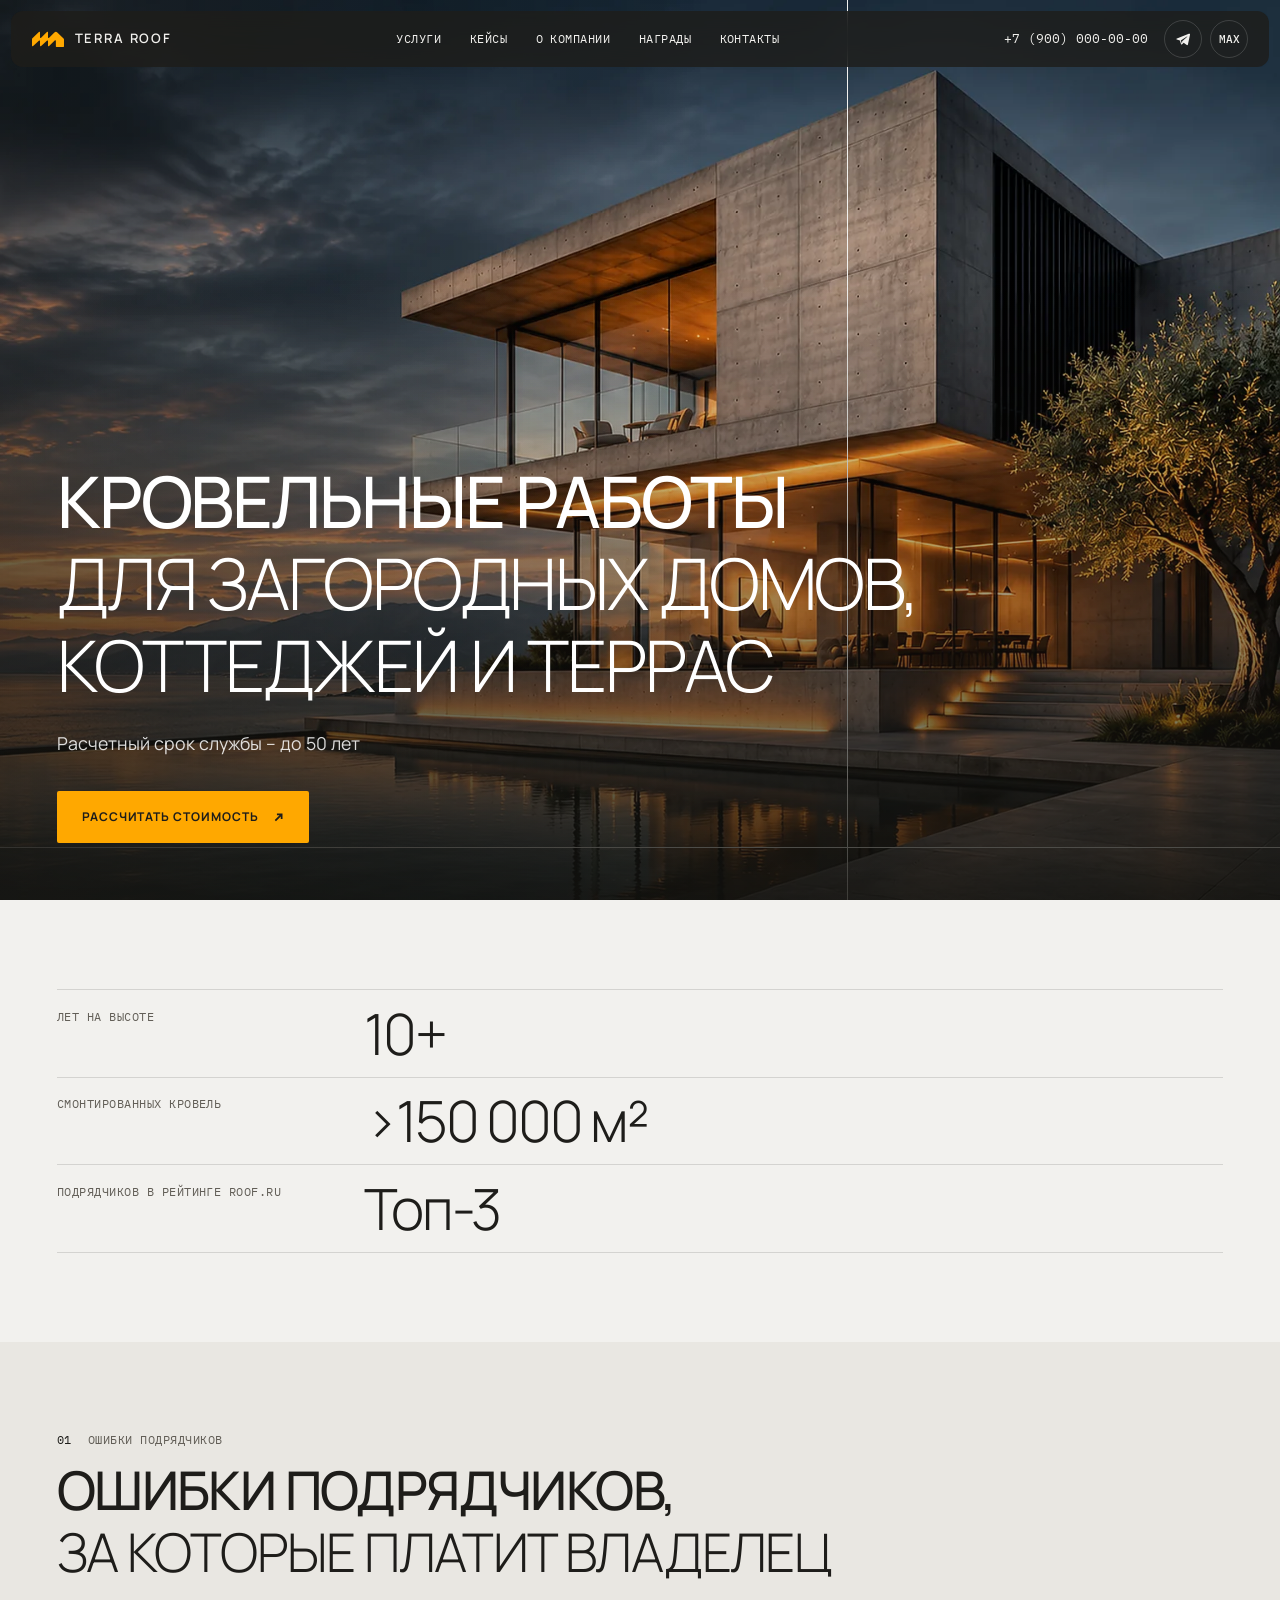
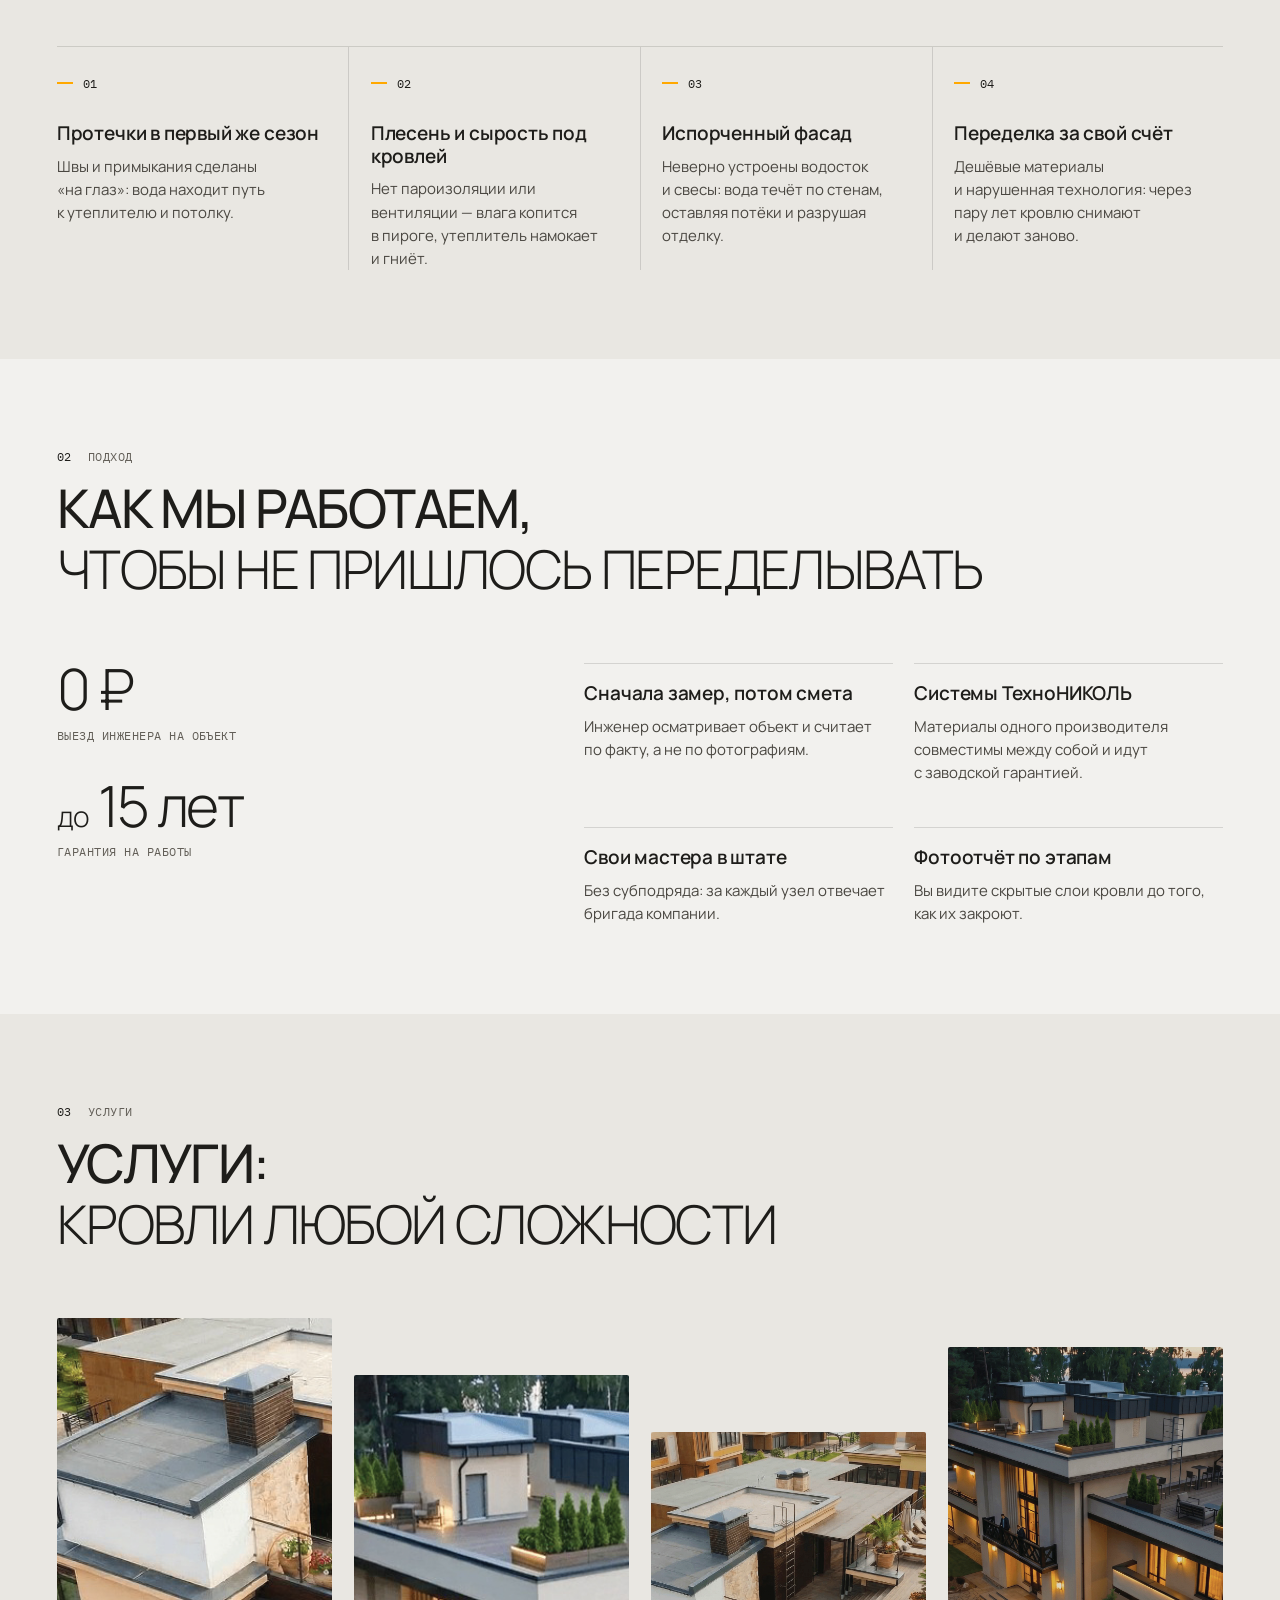
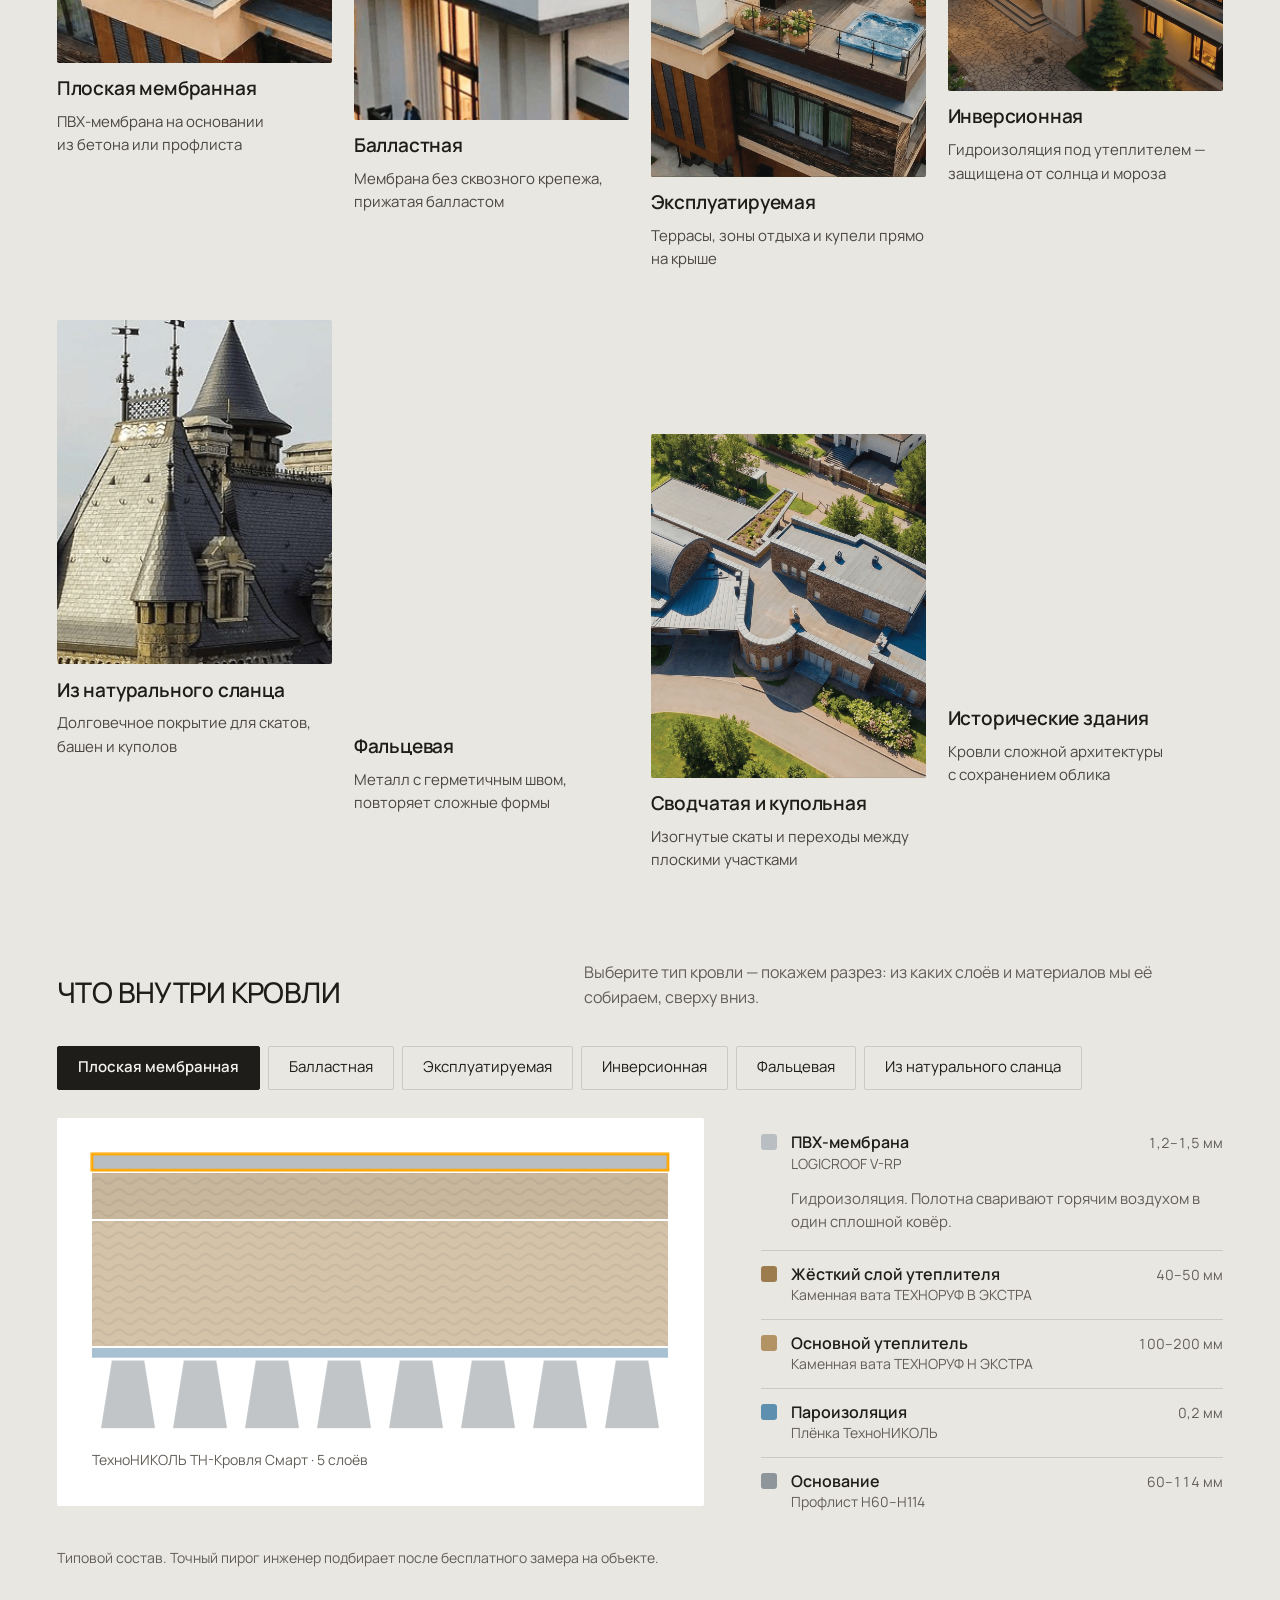
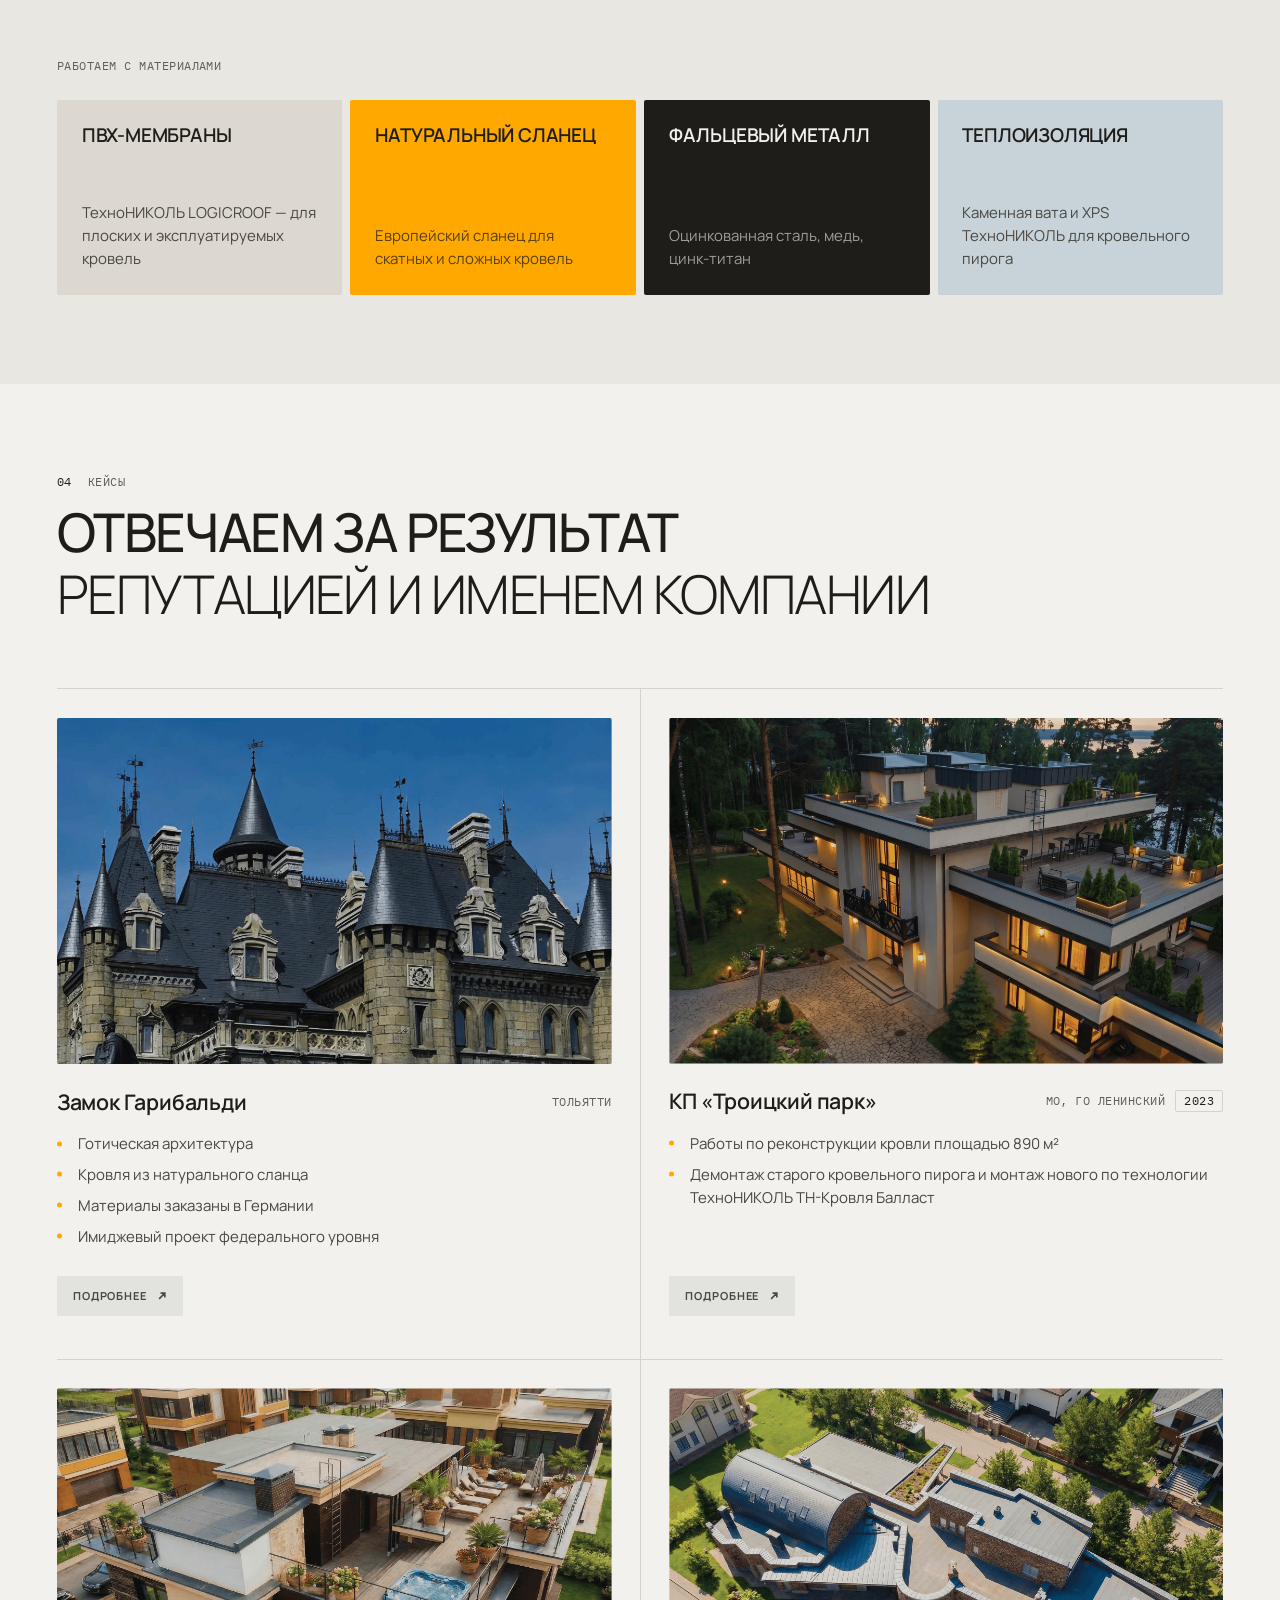
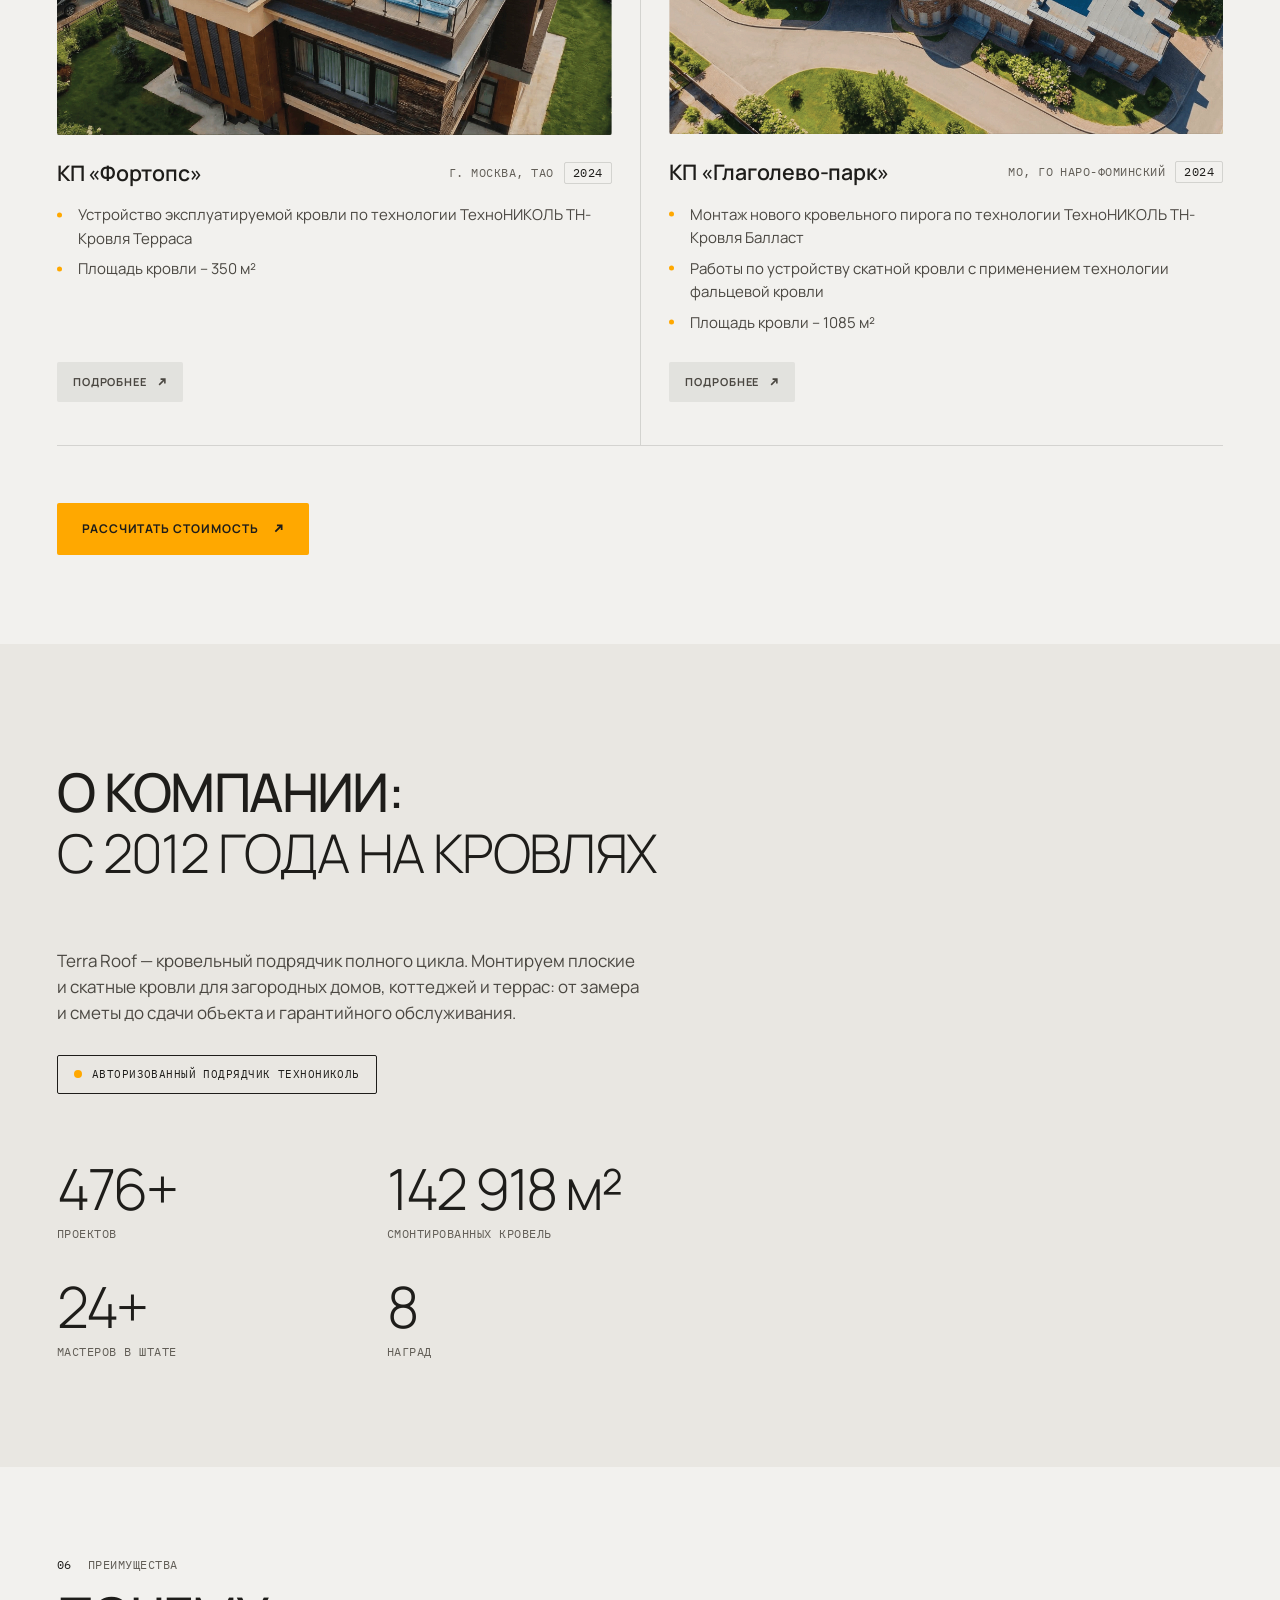
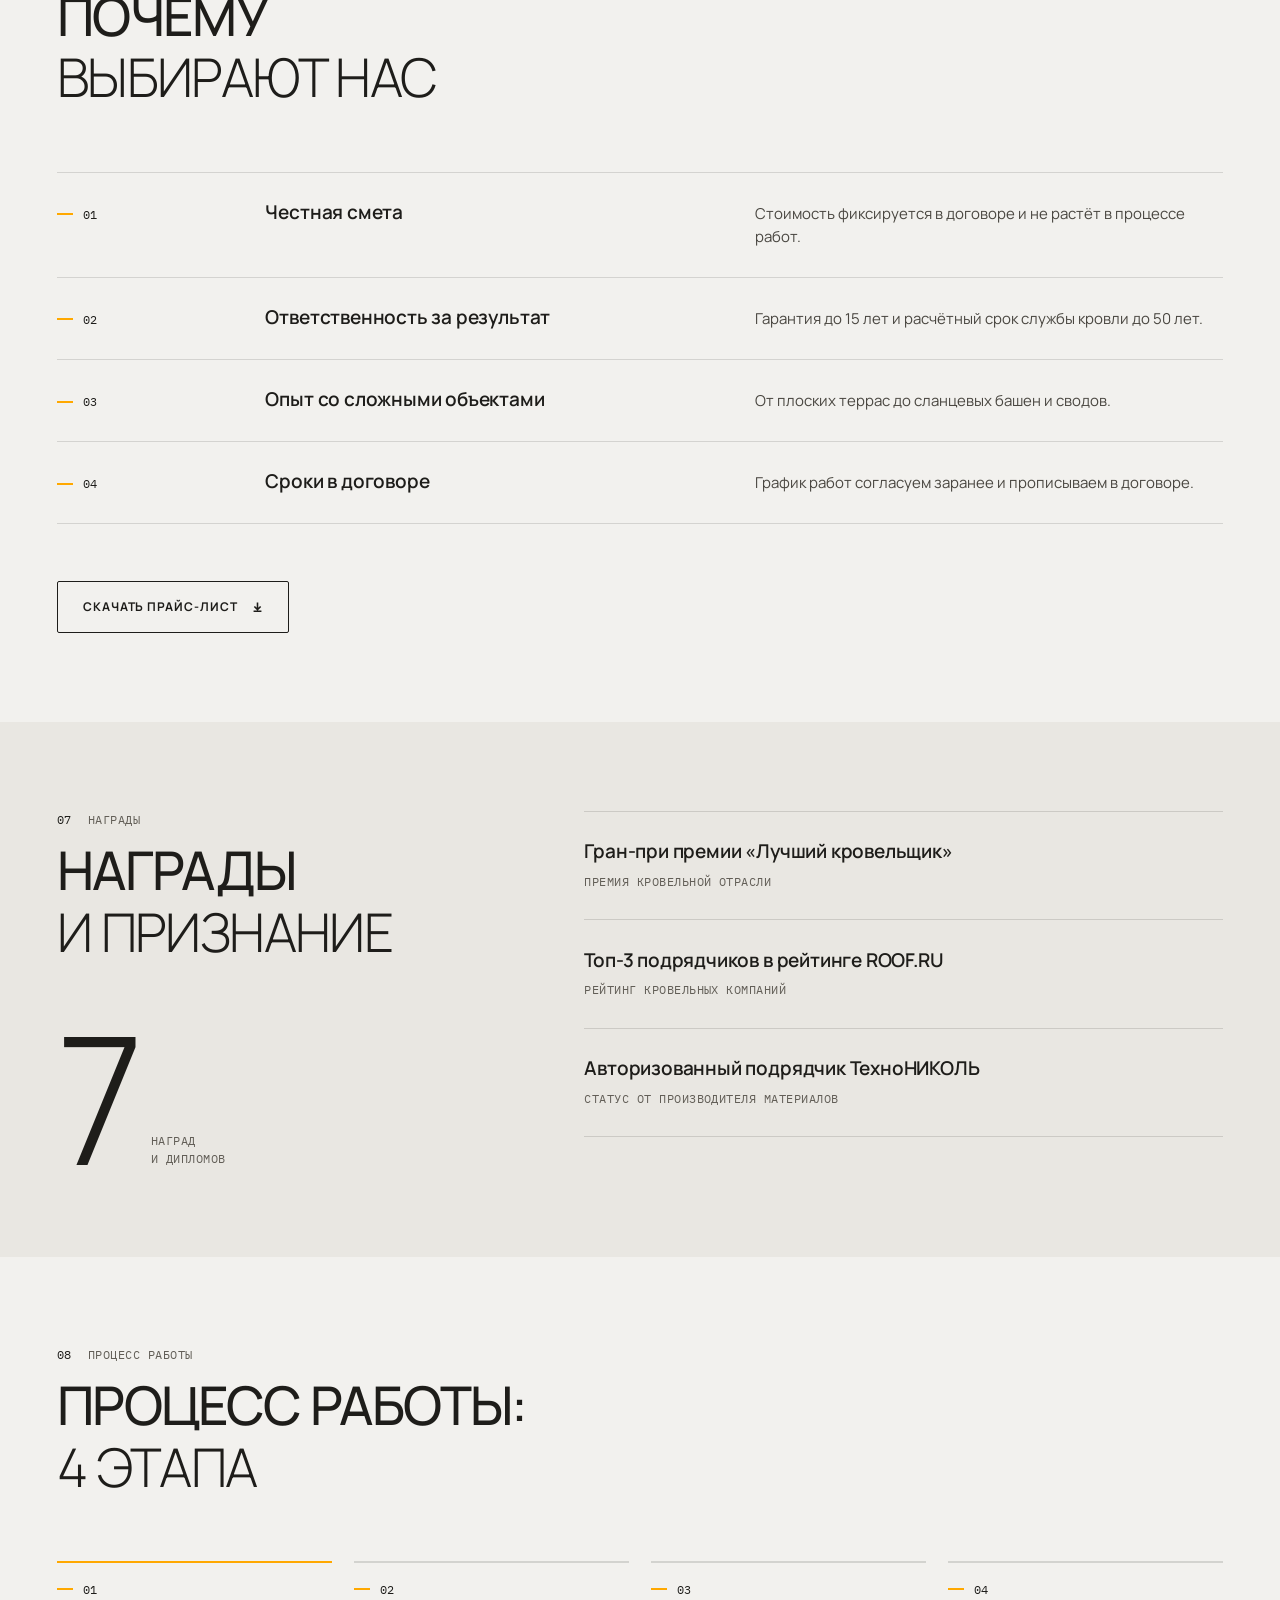
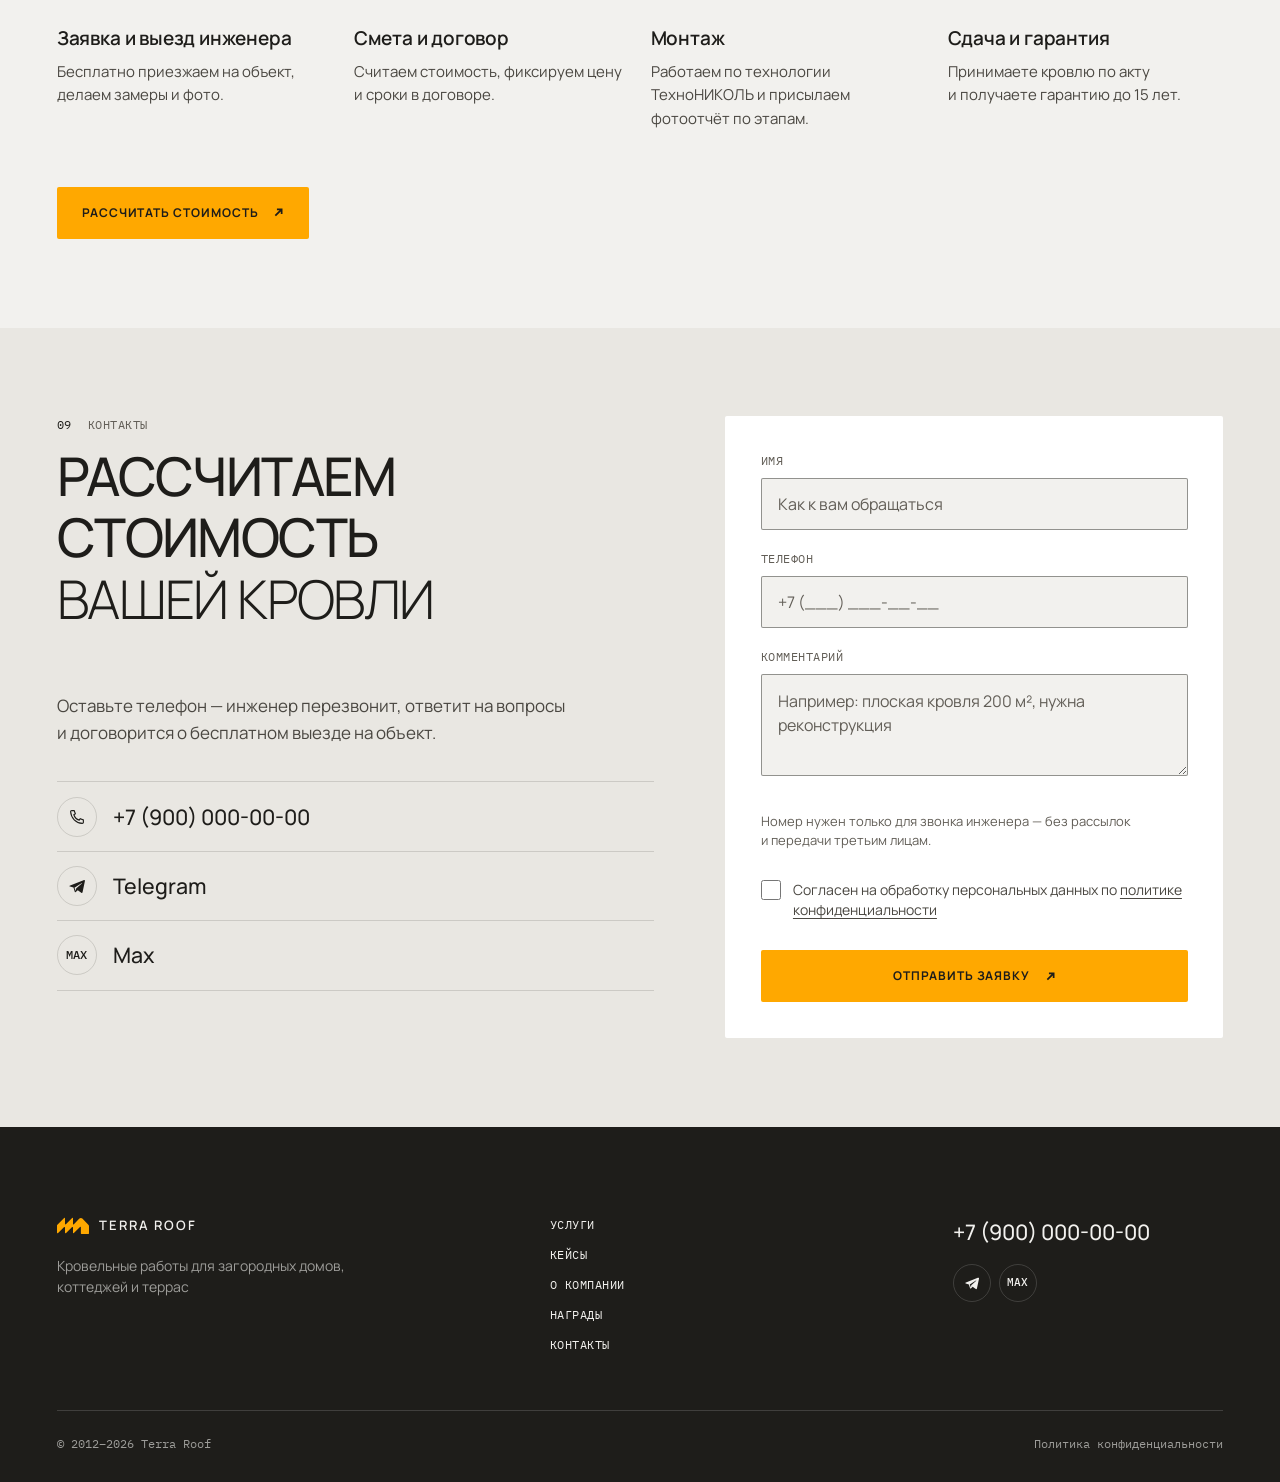
<file: v2/index.html>
<!doctype html>
<html lang="ru">
<head>
  <meta charset="utf-8">
  <meta name="viewport" content="width=device-width, initial-scale=1">
  <title>Terra Roof — кровельные работы · вариант 2</title>
  <link rel="preconnect" href="https://fonts.googleapis.com">
  <link rel="preconnect" href="https://fonts.gstatic.com" crossorigin>
  <link href="https://fonts.googleapis.com/css2?family=IBM+Plex+Mono:wght@400;500&family=Manrope:wght@300;400;500;600;700&display=swap" rel="stylesheet">
  <link rel="stylesheet" href="styles.css?v=20">
</head>
<body>

  <!-- Шапка -->
  <header class="header">
    <div class="container header__inner">
      <a class="logo" href="#" aria-label="Terra Roof">
        <img class="logo__mark" src="../img/logo.svg" alt="" width="42" height="22">
        <span class="logo__text">TERRA ROOF</span>
      </a>

      <nav class="nav" aria-label="Навигация по странице">
        <a href="#services"><span class="nav__roll"><span class="nav__text" data-label="Услуги">Услуги</span></span></a>
        <a href="#cases"><span class="nav__roll"><span class="nav__text" data-label="Кейсы">Кейсы</span></span></a>
        <a href="#about"><span class="nav__roll"><span class="nav__text" data-label="О компании">О компании</span></span></a>
        <a href="#awards"><span class="nav__roll"><span class="nav__text" data-label="Награды">Награды</span></span></a>
        <a href="#contacts"><span class="nav__roll"><span class="nav__text" data-label="Контакты">Контакты</span></span></a>
      </nav>

      <div class="contacts">
        <a class="contacts__phone" href="tel:+79000000000">+7 (900) 000-00-00</a>
        <a class="icon-btn" href="#" aria-label="Telegram">
          <svg viewBox="0 0 24 24" width="18" height="18" aria-hidden="true"><path fill="currentColor" d="M20.7 4.3 2.9 11.2c-1.2.5-1.2 1.2-.2 1.5l4.6 1.4 1.7 5.4c.2.6.4.8.8.8.4 0 .6-.2.9-.5l2.3-2.2 4.7 3.5c.9.5 1.5.2 1.7-.8l3.1-14.6c.3-1.3-.5-1.9-1.8-1.4ZM8.6 14.2l9.3-5.9c.4-.3.8-.1.5.2l-7.6 6.9-.3 3.3-1.9-4.5Z"/></svg>
        </a>
        <a class="icon-btn icon-btn--text" href="#" aria-label="Max">MAX</a>
        <a class="icon-btn contacts__call" href="tel:+79000000000" aria-label="Позвонить">
          <svg viewBox="0 0 24 24" width="18" height="18" aria-hidden="true"><path fill="none" stroke="currentColor" stroke-width="1.5" d="M5 3.5h3.2l1.6 4.2-2 1.3a11 11 0 0 0 7.2 7.2l1.3-2 4.2 1.6V19a1.5 1.5 0 0 1-1.6 1.5C10.6 20 4 13.4 3.5 5.1A1.5 1.5 0 0 1 5 3.5Z"/></svg>
        </a>
        <button class="burger" type="button" aria-label="Меню" aria-expanded="false" aria-controls="mobile-menu">
          <span></span><span></span>
        </button>
      </div>
    </div>
  </header>

  <!-- Мобильное меню -->
  <div class="mobile-menu" id="mobile-menu" hidden>
    <nav class="mobile-menu__nav">
      <a href="#services">Услуги</a>
      <a href="#cases">Кейсы</a>
      <a href="#about">О компании</a>
      <a href="#awards">Награды</a>
      <a href="#contacts">Контакты</a>
    </nav>
    <div class="mobile-menu__actions">
      <a class="btn mobile-menu__cta" href="#calc" data-calc><span class="btn__label">Рассчитать стоимость
        <svg viewBox="0 0 14 14" width="12" height="12" aria-hidden="true"><path d="M3 11 11 3M5 3h6v6" fill="none" stroke="currentColor" stroke-width="1.4"/></svg></span></a>
      <a class="mobile-menu__phone" href="tel:+79000000000">+7 (900) 000-00-00</a>
    </div>
  </div>

  <main>
    <!-- Первый экран -->
    <section class="hero">
      <div class="hero__media">
        <!-- исходник: ../img/фон.png (3840×2160); на экранах уже 16:9 фото кадрируется по высоте, поэтому ширина = 178vh -->
        <img
          src="../img/hero-1920.webp"
          srcset="../img/hero-828.webp 828w, ../img/hero-1280.webp 1280w, ../img/hero-1920.webp 1920w, ../img/hero-2560.webp 2560w, ../img/hero-3840.webp 3840w"
          sizes="(max-aspect-ratio: 16/9) 178vh, 100vw"
          width="3840" height="2160"
          alt="Современный загородный дом с плоской кровлей на закате"
          fetchpriority="high">
      </div>

      <div class="container hero__inner">
        <div class="hero__content">
          <h1 class="hero__title">
            <span class="hero__title-main">Кровельные работы</span>
            <span class="hero__title-sub">для загородных домов, коттеджей и&nbsp;террас</span>
          </h1>
          <p class="hero__lead">Расчетный срок службы – до&nbsp;50&nbsp;лет</p>
          <a class="btn hero__btn" href="#calc" data-cta data-calc>
            <span class="btn__label">Рассчитать стоимость
            <svg viewBox="0 0 14 14" width="12" height="12" aria-hidden="true"><path d="M3 11 11 3M5 3h6v6" fill="none" stroke="currentColor" stroke-width="1.4"/></svg></span>
          </a>
        </div>
      </div>

      <div class="hero__facts">
        <div class="container hero__facts-inner">
          <ul class="facts">
            <li class="fact">
              <span class="fact__value">10+</span>
              <span class="fact__label">лет на&nbsp;высоте</span>
            </li>
            <li class="fact">
              <span class="fact__value">&gt;150&nbsp;000&nbsp;м²</span>
              <span class="fact__label">смонтированных кровель</span>
            </li>
            <li class="fact">
              <span class="fact__value">Топ-3</span>
              <span class="fact__label">подрядчиков в&nbsp;рейтинге ROOF.RU</span>
            </li>
          </ul>
          <a class="scroll-down" href="#problems" aria-label="Листать вниз">
            <svg viewBox="0 0 16 16" width="14" height="14" aria-hidden="true"><path d="M8 2v12M3 9l5 5 5-5" fill="none" stroke="currentColor" stroke-width="1.4"/></svg>
          </a>
        </div>
      </div>
    </section>

    <!-- Ошибки подрядчиков. Тексты блоков ниже — черновик: в ТЗ есть только структура и факты -->
    <section class="section section--alt" id="problems">
      <div class="container">
        <p class="eyebrow"><span>01</span>Ошибки подрядчиков</p>
        <h2 class="section__title">
          <span class="section__title-main">Ошибки подрядчиков,</span>
          <span class="section__title-sub">за&nbsp;которые платит владелец</span>
        </h2>
        <ul class="problems">
          <li class="problem">
            <span class="problem__num">01</span>
            <h3 class="problem__title">Протечки в&nbsp;первый&nbsp;же сезон</h3>
            <p class="problem__text">Швы и&nbsp;примыкания сделаны «на&nbsp;глаз»: вода находит путь к&nbsp;утеплителю и&nbsp;потолку.</p>
          </li>
          <li class="problem">
            <span class="problem__num">02</span>
            <h3 class="problem__title">Плесень и&nbsp;сырость под кровлей</h3>
            <p class="problem__text">Нет пароизоляции или вентиляции — влага копится в&nbsp;пироге, утеплитель намокает и&nbsp;гниёт.</p>
          </li>
          <li class="problem">
            <span class="problem__num">03</span>
            <h3 class="problem__title">Испорченный фасад</h3>
            <p class="problem__text">Неверно устроены водосток и&nbsp;свесы: вода течёт по&nbsp;стенам, оставляя потёки и&nbsp;разрушая отделку.</p>
          </li>
          <li class="problem">
            <span class="problem__num">04</span>
            <h3 class="problem__title">Переделка за&nbsp;свой счёт</h3>
            <p class="problem__text">Дешёвые материалы и&nbsp;нарушенная технология: через пару лет кровлю снимают и&nbsp;делают заново.</p>
          </li>
        </ul>
      </div>
    </section>

    <!-- Как мы работаем -->
    <section class="section" id="approach">
      <div class="container">
        <p class="eyebrow"><span>02</span>Подход</p>
        <h2 class="section__title">
          <span class="section__title-main">Как мы работаем,</span>
          <span class="section__title-sub">чтобы не&nbsp;пришлось переделывать</span>
        </h2>
        <div class="approach">
          <div class="approach__facts">
            <div class="approach__fact">
              <span class="approach__value">0&nbsp;₽</span>
              <span class="approach__label">выезд инженера на&nbsp;объект</span>
            </div>
            <div class="approach__fact">
              <span class="approach__value"><span class="approach__pre">до</span> 15&nbsp;лет</span>
              <span class="approach__label">гарантия на&nbsp;работы</span>
            </div>
          </div>
          <ul class="principles">
            <li class="principle">
              <h3 class="principle__title">Сначала замер, потом смета</h3>
              <p class="principle__text">Инженер осматривает объект и&nbsp;считает по&nbsp;факту, а&nbsp;не&nbsp;по&nbsp;фотографиям.</p>
            </li>
            <li class="principle">
              <h3 class="principle__title">Системы ТехноНИКОЛЬ</h3>
              <p class="principle__text">Материалы одного производителя совместимы между собой и&nbsp;идут с&nbsp;заводской гарантией.</p>
            </li>
            <li class="principle">
              <h3 class="principle__title">Свои мастера в&nbsp;штате</h3>
              <p class="principle__text">Без субподряда: за&nbsp;каждый узел отвечает бригада компании.</p>
            </li>
            <li class="principle">
              <h3 class="principle__title">Фотоотчёт по&nbsp;этапам</h3>
              <p class="principle__text">Вы&nbsp;видите скрытые слои кровли до&nbsp;того, как их&nbsp;закроют.</p>
            </li>
          </ul>
        </div>
      </div>
    </section>

    <!-- Услуги -->
    <section class="section section--alt" id="services">
      <div class="container">
        <p class="eyebrow"><span>03</span>Услуги</p>
        <h2 class="section__title">
          <span class="section__title-main">Услуги:</span>
          <span class="section__title-sub">кровли любой сложности</span>
        </h2>
        <ul class="services">
          <li class="service">
            <div class="service__media"><img src="../img/fortops-detail.jpg" alt="" loading="lazy"></div>
            <h3 class="service__title">Плоская мембранная</h3>
            <p class="service__text">ПВХ-мембрана на&nbsp;основании из&nbsp;бетона или профлиста</p>
          </li>
          <li class="service">
            <div class="service__media"><img src="../img/troitsky-detail.jpg" alt="" loading="lazy"></div>
            <h3 class="service__title">Балластная</h3>
            <p class="service__text">Мембрана без сквозного крепежа, прижатая балластом</p>
          </li>
          <li class="service">
            <div class="service__media"><img src="../img/fortops.jpg" alt="" class="is-darkened" loading="lazy"></div>
            <h3 class="service__title">Эксплуатируемая</h3>
            <p class="service__text">Террасы, зоны отдыха и&nbsp;купели прямо на&nbsp;крыше</p>
          </li>
          <li class="service">
            <div class="service__media"><img src="../img/troitsky.jpg" alt="" class="is-darkened" loading="lazy"></div>
            <h3 class="service__title">Инверсионная</h3>
            <p class="service__text">Гидроизоляция под утеплителем — защищена от&nbsp;солнца и&nbsp;мороза</p>
          </li>
          <li class="service">
            <div class="service__media"><img src="../img/castle-detail.jpg" alt="" loading="lazy"></div>
            <h3 class="service__title">Из&nbsp;натурального сланца</h3>
            <p class="service__text">Долговечное покрытие для скатов, башен и&nbsp;куполов</p>
          </li>
          <li class="service">
            <div class="service__media"><img src="../img/glagolevo-detail.jpg" alt="" loading="lazy"></div>
            <h3 class="service__title">Фальцевая</h3>
            <p class="service__text">Металл с&nbsp;герметичным швом, повторяет сложные формы</p>
          </li>
          <li class="service">
            <div class="service__media"><img src="../img/glagolevo.jpg" alt="" class="is-darkened" loading="lazy"></div>
            <h3 class="service__title">Сводчатая и&nbsp;купольная</h3>
            <p class="service__text">Изогнутые скаты и&nbsp;переходы между плоскими участками</p>
          </li>
          <li class="service">
            <div class="service__media"><img src="../img/castle.jpg" alt="" class="is-darkened" loading="lazy"></div>
            <h3 class="service__title">Исторические здания</h3>
            <p class="service__text">Кровли сложной архитектуры с&nbsp;сохранением облика</p>
          </li>
        </ul>

        <div class="pie" data-pie>
          <div class="pie__head">
            <h3 class="pie__title">Что внутри кровли</h3>
            <p class="pie__lead">Выберите тип кровли — покажем разрез: из каких слоёв и&nbsp;материалов мы&nbsp;её собираем, сверху вниз.</p>
          </div>
          <div class="pie__tabs" role="tablist" aria-label="Тип кровли"></div>
          <div class="pie__body" role="tabpanel">
            <figure class="pie__figure">
              <svg class="pie__svg" role="img" aria-label="Разрез кровельного пирога: слои сверху вниз"></svg>
              <figcaption class="pie__caption">
                <span data-pie-system></span>
                <button class="pie__case" type="button" data-pie-case hidden>Где делали: <span></span>
                  <svg viewBox="0 0 14 14" width="12" height="12" aria-hidden="true"><path d="M3 11 11 3M5 3h6v6" fill="none" stroke="currentColor" stroke-width="1.6"/></svg>
                </button>
              </figcaption>
            </figure>
            <ol class="pie__layers"></ol>
          </div>
          <p class="pie__note">Типовой состав. Точный пирог инженер подбирает после бесплатного замера на&nbsp;объекте.</p>
          <noscript><p class="pie__lead">Плоская мембранная кровля сверху вниз: ПВХ-мембрана LOGICROOF, жёсткий и&nbsp;основной слой каменной ваты ТЕХНОРУФ, пароизоляция, профлист.</p></noscript>
        </div>

        <h3 class="materials__title">Работаем с&nbsp;материалами</h3>
        <ul class="materials">
          <li class="material">
            <h4 class="material__title">ПВХ-мембраны</h4>
            <p class="material__text">ТехноНИКОЛЬ LOGICROOF — для плоских и&nbsp;эксплуатируемых кровель</p>
          </li>
          <li class="material">
            <h4 class="material__title">Натуральный сланец</h4>
            <p class="material__text">Европейский сланец для скатных и&nbsp;сложных кровель</p>
          </li>
          <li class="material">
            <h4 class="material__title">Фальцевый металл</h4>
            <p class="material__text">Оцинкованная сталь, медь, цинк-титан</p>
          </li>
          <li class="material">
            <h4 class="material__title">Теплоизоляция</h4>
            <p class="material__text">Каменная вата и&nbsp;XPS ТехноНИКОЛЬ для кровельного пирога</p>
          </li>
        </ul>
      </div>
    </section>

    <!-- Кейсы -->
    <section class="cases" id="cases">
      <div class="container cases__inner">
        <p class="eyebrow"><span>04</span>Кейсы</p>
        <h2 class="cases__title">
          <span class="hero__title-main">Отвечаем за результат</span>
          <span class="cases__title-sub">репутацией и&nbsp;именем компании</span>
        </h2>

        <div class="cases__grid">
          <a class="case" href="#case-castle">
            <div class="case__media">
              <img class="case__photo" src="../img/castle.jpg" alt="Замок Гарибальди, общий вид кровли" loading="lazy">
            </div>
            <div class="case__head">
              <h3 class="case__name">Замок Гарибальди</h3>
              <p class="case__meta"><span>Тольятти</span></p>
            </div>
            <div class="case__body">
              <ul class="case__list">
                <li>Готическая архитектура</li>
                <li>Кровля из натурального сланца</li>
                <li>Материалы заказаны в Германии</li>
                <li>Имиджевый проект федерального уровня</li>
              </ul>
              <span class="case__more">
                Подробнее
                <svg viewBox="0 0 14 14" width="12" height="12" aria-hidden="true"><path d="M3 11 11 3M5 3h6v6" fill="none" stroke="currentColor" stroke-width="1.4"/></svg>
              </span>
            </div>
          </a>

          <a class="case" href="#case-troitsky">
            <div class="case__media">
              <img class="case__photo" src="../img/troitsky.jpg" alt="КП «Троицкий парк», общий вид" loading="lazy">
            </div>
            <div class="case__head">
              <h3 class="case__name">КП «Троицкий парк»</h3>
              <p class="case__meta"><span>МО, ГО Ленинский</span><span class="case__year">2023</span></p>
            </div>
            <div class="case__body">
              <ul class="case__list">
                <li>Работы по реконструкции кровли площадью 890&nbsp;м²</li>
                <li>Демонтаж старого кровельного пирога и монтаж нового по технологии ТехноНИКОЛЬ ТН-Кровля Балласт</li>
              </ul>
              <span class="case__more">
                Подробнее
                <svg viewBox="0 0 14 14" width="12" height="12" aria-hidden="true"><path d="M3 11 11 3M5 3h6v6" fill="none" stroke="currentColor" stroke-width="1.4"/></svg>
              </span>
            </div>
          </a>

          <a class="case" href="#case-fortops">
            <div class="case__media">
              <img class="case__photo" src="../img/fortops.jpg" alt="КП «Фортопс», общий вид" loading="lazy">
            </div>
            <div class="case__head">
              <h3 class="case__name">КП «Фортопс»</h3>
              <p class="case__meta"><span>г.&nbsp;Москва, ТАО</span><span class="case__year">2024</span></p>
            </div>
            <div class="case__body">
              <ul class="case__list">
                <li>Устройство эксплуатируемой кровли по технологии ТехноНИКОЛЬ ТН-Кровля Терраса</li>
                <li>Площадь кровли – 350&nbsp;м²</li>
              </ul>
              <span class="case__more">
                Подробнее
                <svg viewBox="0 0 14 14" width="12" height="12" aria-hidden="true"><path d="M3 11 11 3M5 3h6v6" fill="none" stroke="currentColor" stroke-width="1.4"/></svg>
              </span>
            </div>
          </a>

          <a class="case" href="#case-glagolevo">
            <div class="case__media">
              <img class="case__photo" src="../img/glagolevo.jpg" alt="КП «Глаголево-парк», общий вид" loading="lazy">
            </div>
            <div class="case__head">
              <h3 class="case__name">КП «Глаголево-парк»</h3>
              <p class="case__meta"><span>МО, ГО Наро-Фоминский</span><span class="case__year">2024</span></p>
            </div>
            <div class="case__body">
              <ul class="case__list">
                <li>Монтаж нового кровельного пирога по технологии ТехноНИКОЛЬ ТН-Кровля Балласт</li>
                <li>Работы по устройству скатной кровли с применением технологии фальцевой кровли</li>
                <li>Площадь кровли – 1085&nbsp;м²</li>
              </ul>
              <span class="case__more">
                Подробнее
                <svg viewBox="0 0 14 14" width="12" height="12" aria-hidden="true"><path d="M3 11 11 3M5 3h6v6" fill="none" stroke="currentColor" stroke-width="1.4"/></svg>
              </span>
            </div>
          </a>
        </div>

        <div class="cases__cta">
          <a class="btn" href="#calc" data-cta data-calc>
            <span class="btn__label">Рассчитать стоимость
            <svg viewBox="0 0 14 14" width="12" height="12" aria-hidden="true"><path d="M3 11 11 3M5 3h6v6" fill="none" stroke="currentColor" stroke-width="1.4"/></svg></span>
          </a>
        </div>
      </div>
    </section>

    <!-- О компании -->
    <section class="section section--alt" id="about">
      <div class="container">
        <div class="about">
          <div class="about__text">
            <p class="eyebrow"><span>05</span>О компании</p>
            <h2 class="section__title">
          <span class="section__title-main">О компании:</span>
          <span class="section__title-sub">с&nbsp;2012 года на&nbsp;кровлях</span>
        </h2>
            <p class="section__lead">Terra Roof — кровельный подрядчик полного цикла. Монтируем плоские и&nbsp;скатные кровли для загородных домов, коттеджей и&nbsp;террас: от&nbsp;замера и&nbsp;сметы до&nbsp;сдачи объекта и&nbsp;гарантийного обслуживания.</p>
            <p class="about__badge"><span class="about__badge-dot" aria-hidden="true"></span>Авторизованный подрядчик ТехноНИКОЛЬ</p>
            <ul class="stats">
              <li class="stat"><span class="stat__value">500+</span><span class="stat__label">проектов</span></li>
              <li class="stat"><span class="stat__value">150&nbsp;000&nbsp;м²</span><span class="stat__label">смонтированных кровель</span></li>
              <li class="stat"><span class="stat__value">25+</span><span class="stat__label">мастеров в&nbsp;штате</span></li>
              <li class="stat"><span class="stat__value">8</span><span class="stat__label">наград</span></li>
            </ul>
          </div>
          <div class="about__media"><img class="is-darkened" src="../img/glagolevo.jpg" alt="Кровля загородного дома в КП «Глаголево-парк»" loading="lazy"></div>
        </div>
      </div>
    </section>

    <!-- Почему выбирают нас -->
    <section class="section" id="why">
      <div class="container">
        <p class="eyebrow"><span>06</span>Преимущества</p>
        <h2 class="section__title">
          <span class="section__title-main">Почему</span>
          <span class="section__title-sub">выбирают нас</span>
        </h2>
        <ul class="whys">
          <li class="why">
            <span class="why__num">01</span>
            <h3 class="why__title">Честная смета</h3>
            <p class="why__text">Стоимость фиксируется в&nbsp;договоре и&nbsp;не&nbsp;растёт в&nbsp;процессе работ.</p>
          </li>
          <li class="why">
            <span class="why__num">02</span>
            <h3 class="why__title">Ответственность за&nbsp;результат</h3>
            <p class="why__text">Гарантия до&nbsp;15&nbsp;лет и&nbsp;расчётный срок службы кровли до&nbsp;50&nbsp;лет.</p>
          </li>
          <li class="why">
            <span class="why__num">03</span>
            <h3 class="why__title">Опыт со&nbsp;сложными объектами</h3>
            <p class="why__text">От&nbsp;плоских террас до&nbsp;сланцевых башен и&nbsp;сводов.</p>
          </li>
          <li class="why">
            <span class="why__num">04</span>
            <h3 class="why__title">Сроки в&nbsp;договоре</h3>
            <p class="why__text">График работ согласуем заранее и&nbsp;прописываем в&nbsp;договоре.</p>
          </li>
        </ul>
        <!-- TODO: положить файл прайс-листа в files/price-list.pdf -->
        <a class="btn-ghost" href="files/price-list.pdf" download>
          Скачать прайс-лист
          <svg viewBox="0 0 14 14" width="12" height="12" aria-hidden="true"><path d="M7 2v9M3 7l4 4 4-4M2 13h10" fill="none" stroke="currentColor" stroke-width="2"/></svg>
        </a>
      </div>
    </section>

    <!-- Награды и признание -->
    <section class="section section--alt" id="awards">
      <div class="container">
        <div class="awards">
          <div class="awards__intro">
            <p class="eyebrow"><span>07</span>Награды</p>
            <h2 class="section__title">
          <span class="section__title-main">Награды</span>
          <span class="section__title-sub">и&nbsp;признание</span>
        </h2>
            <p class="awards__count"><span class="awards__count-value">8</span><span class="awards__count-label">наград и&nbsp;дипломов</span></p>
          </div>
          <ul class="award-list">
            <li class="award">
              <h3 class="award__title">Гран-при премии «Лучший кровельщик»</h3>
              <p class="award__meta">Премия кровельной отрасли</p>
            </li>
            <li class="award">
              <h3 class="award__title">Топ-3 подрядчиков в&nbsp;рейтинге ROOF.RU</h3>
              <p class="award__meta">Рейтинг кровельных компаний</p>
            </li>
            <li class="award">
              <h3 class="award__title">Авторизованный подрядчик ТехноНИКОЛЬ</h3>
              <p class="award__meta">Статус от&nbsp;производителя материалов</p>
            </li>
          </ul>
        </div>
      </div>
    </section>

    <!-- Процесс работы -->
    <section class="section" id="process">
      <div class="container">
        <p class="eyebrow"><span>08</span>Процесс работы</p>
        <h2 class="section__title">
          <span class="section__title-main">Процесс работы:</span>
          <span class="section__title-sub">4&nbsp;этапа</span>
        </h2>
        <ol class="steps">
          <li class="step">
            <span class="step__num">01</span>
            <h3 class="step__title">Заявка и&nbsp;выезд инженера</h3>
            <p class="step__text">Бесплатно приезжаем на&nbsp;объект, делаем замеры и&nbsp;фото.</p>
          </li>
          <li class="step">
            <span class="step__num">02</span>
            <h3 class="step__title">Смета и&nbsp;договор</h3>
            <p class="step__text">Считаем стоимость, фиксируем цену и&nbsp;сроки в&nbsp;договоре.</p>
          </li>
          <li class="step">
            <span class="step__num">03</span>
            <h3 class="step__title">Монтаж</h3>
            <p class="step__text">Работаем по&nbsp;технологии ТехноНИКОЛЬ и&nbsp;присылаем фотоотчёт по&nbsp;этапам.</p>
          </li>
          <li class="step">
            <span class="step__num">04</span>
            <h3 class="step__title">Сдача и&nbsp;гарантия</h3>
            <p class="step__text">Принимаете кровлю по&nbsp;акту и&nbsp;получаете гарантию до&nbsp;15&nbsp;лет.</p>
          </li>
        </ol>
        <div class="section__cta">
          <a class="btn" href="#calc" data-cta data-calc>
            <span class="btn__label">Рассчитать стоимость
            <svg viewBox="0 0 14 14" width="12" height="12" aria-hidden="true"><path d="M3 11 11 3M5 3h6v6" fill="none" stroke="currentColor" stroke-width="1.4"/></svg></span>
          </a>
        </div>
      </div>
    </section>

    <!-- Форма расчёта и контакты -->
    <section class="section section--alt" id="contacts">
      <div class="container">
        <div class="contact">
          <div class="contact__info">
            <p class="eyebrow"><span>09</span>Контакты</p>
            <h2 class="section__title">
          <span class="section__title-main">Рассчитаем стоимость</span>
          <span class="section__title-sub">вашей кровли</span>
        </h2>
            <p class="section__lead">Оставьте телефон — инженер перезвонит, ответит на&nbsp;вопросы и&nbsp;договорится о&nbsp;бесплатном выезде на&nbsp;объект.</p>
            <ul class="contact__list">
              <li><a class="contact__link" href="tel:+79000000000"><span class="contact__icon"><svg viewBox="0 0 24 24" width="18" height="18" aria-hidden="true"><path fill="none" stroke="currentColor" stroke-width="1.5" d="M5 3.5h3.2l1.6 4.2-2 1.3a11 11 0 0 0 7.2 7.2l1.3-2 4.2 1.6V19a1.5 1.5 0 0 1-1.6 1.5C10.6 20 4 13.4 3.5 5.1A1.5 1.5 0 0 1 5 3.5Z"/></svg></span>+7 (900) 000-00-00</a></li>
              <li><a class="contact__link" href="#"><span class="contact__icon"><svg viewBox="0 0 24 24" width="18" height="18" aria-hidden="true"><path fill="currentColor" d="M20.7 4.3 2.9 11.2c-1.2.5-1.2 1.2-.2 1.5l4.6 1.4 1.7 5.4c.2.6.4.8.8.8.4 0 .6-.2.9-.5l2.3-2.2 4.7 3.5c.9.5 1.5.2 1.7-.8l3.1-14.6c.3-1.3-.5-1.9-1.8-1.4ZM8.6 14.2l9.3-5.9c.4-.3.8-.1.5.2l-7.6 6.9-.3 3.3-1.9-4.5Z"/></svg></span>Telegram</a></li>
              <li><a class="contact__link" href="#"><span class="contact__icon contact__icon--text">MAX</span>Max</a></li>
            </ul>
          </div>

          <form class="lead-form" novalidate>
            <div class="lead-form__fields">
              <label class="calc__field">
                <span class="calc__label">Имя</span>
                <input class="calc__input" type="text" name="name" autocomplete="name" placeholder="Как к вам обращаться" required>
                <span class="calc__error" data-error="name"></span>
              </label>
              <label class="calc__field">
                <span class="calc__label">Телефон</span>
                <input class="calc__input" type="tel" name="phone" autocomplete="tel" inputmode="tel" placeholder="+7 (___) ___-__-__" required>
                <span class="calc__error" data-error="phone"></span>
              </label>
              <label class="calc__field">
                <span class="calc__label">Комментарий</span>
                <textarea class="calc__input calc__input--area" name="comment" rows="3" placeholder="Например: плоская кровля 200 м², нужна реконструкция"></textarea>
              </label>
              <p class="calc__trust">Номер нужен только для звонка инженера — без рассылок и&nbsp;передачи третьим лицам.</p>
              <label class="calc__consent">
                <input type="checkbox" name="consent" required>
                <span>Согласен на&nbsp;обработку персональных данных по&nbsp;<a href="../privacy.html" target="_blank" rel="noopener">политике конфиденциальности</a></span>
              </label>
              <span class="calc__error" data-error="consent"></span>
              <button class="btn lead-form__submit" type="submit" data-cta>
                <span class="btn__label">Отправить заявку
                <svg viewBox="0 0 14 14" width="12" height="12" aria-hidden="true"><path d="M3 11 11 3M5 3h6v6" fill="none" stroke="currentColor" stroke-width="1.4"/></svg></span>
              </button>
            </div>
            <div class="lead-form__success" role="status" hidden>
              <span class="calc__success-icon" aria-hidden="true">
                <svg viewBox="0 0 24 24" width="28" height="28"><path d="M5 12.5 10 17l9-10" fill="none" stroke="currentColor" stroke-width="2.4" stroke-linecap="round" stroke-linejoin="round"/></svg>
              </span>
              <h3 class="calc__title" tabindex="-1">Заявка принята</h3>
              <p class="calc__lead">Инженер перезвонит на&nbsp;<strong data-success-phone></strong> в&nbsp;ближайшее рабочее время, уточнит детали и&nbsp;рассчитает стоимость.</p>
            </div>
          </form>
        </div>
      </div>
    </section>
  </main>

  <!-- Футер -->
  <footer class="footer">
    <div class="container">
      <div class="footer__top">
        <div class="footer__brand">
          <a class="logo" href="#" aria-label="Terra Roof">
            <img class="logo__mark" src="../img/logo.svg" alt="" width="42" height="22">
            <span class="logo__text">TERRA ROOF</span>
          </a>
          <p class="footer__tagline">Кровельные работы для загородных домов, коттеджей и&nbsp;террас</p>
        </div>
        <nav class="footer__nav" aria-label="Разделы">
          <a href="#services">Услуги</a>
          <a href="#cases">Кейсы</a>
          <a href="#about">О компании</a>
          <a href="#awards">Награды</a>
          <a href="#contacts">Контакты</a>
        </nav>
        <div class="footer__contacts">
          <a class="footer__phone" href="tel:+79000000000">+7 (900) 000-00-00</a>
          <div class="footer__messengers">
            <a class="icon-btn" href="#" aria-label="Telegram"><svg viewBox="0 0 24 24" width="18" height="18" aria-hidden="true"><path fill="currentColor" d="M20.7 4.3 2.9 11.2c-1.2.5-1.2 1.2-.2 1.5l4.6 1.4 1.7 5.4c.2.6.4.8.8.8.4 0 .6-.2.9-.5l2.3-2.2 4.7 3.5c.9.5 1.5.2 1.7-.8l3.1-14.6c.3-1.3-.5-1.9-1.8-1.4ZM8.6 14.2l9.3-5.9c.4-.3.8-.1.5.2l-7.6 6.9-.3 3.3-1.9-4.5Z"/></svg></a>
            <a class="icon-btn icon-btn--text" href="#" aria-label="Max">MAX</a>
          </div>
        </div>
      </div>
      <div class="footer__bottom">
        <p>© 2012–2026 Terra Roof</p>
        <a href="../privacy.html">Политика конфиденциальности</a>
      </div>
    </div>
  </footer>

  <!-- Закреплённая кнопка на мобильном -->
  <a class="btn sticky-cta" href="#calc" data-calc aria-hidden="true" tabindex="-1">
            <span class="btn__label">Рассчитать стоимость
    <svg viewBox="0 0 14 14" width="12" height="12" aria-hidden="true"><path d="M3 11 11 3M5 3h6v6" fill="none" stroke="currentColor" stroke-width="1.4"/></svg></span>
          </a>

  <!-- Окно кейса -->
  <dialog class="case-modal" aria-labelledby="case-modal-title">
    <div class="case-modal__panel">
      <button class="case-modal__close" type="button" aria-label="Закрыть">
        <svg viewBox="0 0 16 16" width="16" height="16" aria-hidden="true"><path d="M3 3l10 10M13 3 3 13" fill="none" stroke="currentColor" stroke-width="1.4"/></svg>
      </button>

      <div class="case-modal__gallery">
        <div class="case-modal__main"><img alt=""></div>
        <div class="case-modal__thumbs"></div>
      </div>

      <div class="case-modal__content">
        <h2 class="case-modal__title" id="case-modal-title"></h2>
        <p class="case-modal__lead"></p>
        <dl class="case-modal__facts"></dl>

        <h3 class="case-modal__h">Задача</h3>
        <p class="case-modal__text" data-field="task"></p>

        <h3 class="case-modal__h">Что сделали</h3>
        <ul class="case-modal__list" data-field="done"></ul>

        <h3 class="case-modal__h">Материалы и технология</h3>
        <p class="case-modal__text" data-field="materials"></p>

        <a class="btn case-modal__cta" href="#calc" data-calc>
            <span class="btn__label">Рассчитать стоимость
          <svg viewBox="0 0 14 14" width="12" height="12" aria-hidden="true"><path d="M3 11 11 3M5 3h6v6" fill="none" stroke="currentColor" stroke-width="1.4"/></svg></span>
          </a>
      </div>
    </div>
  </dialog>

  <!-- Кастомный курсор (только для мыши; на тач-экранах не появляется) -->
  <div class="cursor" aria-hidden="true">
    <span class="cursor__ring"><span class="cursor__ring-inner"></span></span>
    <span class="cursor__dot"></span>
  </div>

  <!-- Окно «Рассчитать стоимость». Отправка пока без сервера: заявка показывается как отправленная (main.js) -->
  <dialog class="calc-modal" id="calc" aria-labelledby="calc-title">
    <button class="case-modal__close" type="button" aria-label="Закрыть" data-close>
      <svg viewBox="0 0 16 16" width="16" height="16" aria-hidden="true"><path d="M3 3l10 10M13 3 3 13" fill="none" stroke="currentColor" stroke-width="1.6"/></svg>
    </button>

    <form class="calc" novalidate>
      <div class="calc__form">
        <div class="calc__head">
          <h2 class="calc__title" id="calc-title">Рассчитать стоимость</h2>
          <p class="calc__lead">Три коротких шага — инженер перезвонит, уточнит детали и&nbsp;назовёт стоимость. Выезд инженера на&nbsp;объект бесплатный.</p>
          <div class="calc__progress" aria-hidden="true"><span></span><span></span><span></span></div>
          <p class="calc__step-label" aria-live="polite">Шаг <span data-step-num>1</span> из&nbsp;3 · <span data-step-name>Кровля</span></p>
        </div>

        <div class="calc__step" data-step="1" data-name="Кровля">
          <fieldset class="calc__group">
            <legend class="calc__label">Какая кровля</legend>
            <div class="calc__chips">
              <label class="calc__chip"><input type="radio" name="roof" value="Плоская"><span>Плоская</span></label>
              <label class="calc__chip"><input type="radio" name="roof" value="Скатная"><span>Скатная</span></label>
              <label class="calc__chip"><input type="radio" name="roof" value="Эксплуатируемая"><span>Эксплуатируемая (терраса)</span></label>
              <label class="calc__chip"><input type="radio" name="roof" value="Не знаю"><span>Пока не&nbsp;знаю</span></label>
            </div>
          </fieldset>
          <fieldset class="calc__group">
            <legend class="calc__label">Что нужно сделать</legend>
            <div class="calc__chips">
              <label class="calc__chip"><input type="radio" name="work" value="Новая кровля"><span>Новая кровля</span></label>
              <label class="calc__chip"><input type="radio" name="work" value="Реконструкция"><span>Реконструкция</span></label>
              <label class="calc__chip"><input type="radio" name="work" value="Ремонт"><span>Ремонт или протечка</span></label>
            </div>
          </fieldset>
        </div>

        <div class="calc__step" data-step="2" data-name="Площадь" hidden>
          <label class="calc__field">
            <span class="calc__label">Площадь кровли, м²</span>
            <input class="calc__input" type="text" name="area" inputmode="numeric" autocomplete="off" placeholder="Например, 250" aria-describedby="calc-area-hint">
            <span class="calc__hint" id="calc-area-hint">Если не&nbsp;знаете — оставьте пустым, инженер посчитает на&nbsp;замере</span>
            <span class="calc__error" data-error="area"></span>
          </label>
        </div>

        <div class="calc__step" data-step="3" data-name="Контакты" hidden>
          <div class="calc__row">
            <label class="calc__field">
              <span class="calc__label">Имя</span>
              <input class="calc__input" type="text" name="name" autocomplete="name" placeholder="Как к вам обращаться" required>
              <span class="calc__error" data-error="name"></span>
            </label>
            <label class="calc__field">
              <span class="calc__label">Телефон</span>
              <input class="calc__input" type="tel" name="phone" autocomplete="tel" inputmode="tel" placeholder="+7 (___) ___-__-__" required>
              <span class="calc__error" data-error="phone"></span>
            </label>
          </div>
          <p class="calc__trust">Номер нужен только для звонка инженера — без рассылок и&nbsp;передачи третьим лицам.</p>

          <fieldset class="calc__group">
            <legend class="calc__label">Как удобнее связаться</legend>
            <div class="calc__chips">
              <label class="calc__chip"><input type="radio" name="contact" value="Звонок" checked><span>Звонок</span></label>
              <label class="calc__chip"><input type="radio" name="contact" value="Telegram"><span>Telegram</span></label>
              <label class="calc__chip"><input type="radio" name="contact" value="Max"><span>Max</span></label>
            </div>
          </fieldset>

          <label class="calc__consent">
            <input type="checkbox" name="consent" required>
            <span>Согласен на&nbsp;обработку персональных данных по&nbsp;<a href="../privacy.html" target="_blank" rel="noopener">политике конфиденциальности</a></span>
          </label>
          <span class="calc__error" data-error="consent"></span>
        </div>

        <div class="calc__nav">
          <button class="calc__back" type="button" data-calc-back hidden>
            <svg viewBox="0 0 16 16" width="14" height="14" aria-hidden="true"><path d="M10 3 5 8l5 5" fill="none" stroke="currentColor" stroke-width="1.6"/></svg>
            Назад
          </button>
          <button class="btn calc__next" type="button" data-calc-next>
            <span class="btn__label">Далее
            <svg viewBox="0 0 14 14" width="12" height="12" aria-hidden="true"><path d="M3 11 11 3M5 3h6v6" fill="none" stroke="currentColor" stroke-width="1.4"/></svg></span>
          </button>
          <button class="btn calc__submit" type="submit" hidden>
            <span class="btn__label">Отправить заявку
            <svg viewBox="0 0 14 14" width="12" height="12" aria-hidden="true"><path d="M3 11 11 3M5 3h6v6" fill="none" stroke="currentColor" stroke-width="1.4"/></svg></span>
          </button>
        </div>
      </div>

      <div class="calc__success" role="status" hidden>
        <span class="calc__success-icon" aria-hidden="true">
          <svg viewBox="0 0 24 24" width="28" height="28"><path d="M5 12.5 10 17l9-10" fill="none" stroke="currentColor" stroke-width="2.4" stroke-linecap="round" stroke-linejoin="round"/></svg>
        </span>
        <h2 class="calc__title" tabindex="-1">Заявка принята</h2>
        <p class="calc__lead">Инженер перезвонит на&nbsp;<strong data-success-phone></strong> в&nbsp;ближайшее рабочее время, уточнит детали и&nbsp;назовёт стоимость.</p>
        <div class="calc__success-actions">
          <a class="btn-ghost" href="#cases" data-close>Посмотреть кейсы</a>
          <button class="btn" type="button" data-close><span class="btn__label">Хорошо</span></button>
        </div>
      </div>
    </form>
  </dialog>

  <script src="cases-data.js?v=15"></script>
  <script src="main.js?v=18"></script>
  <script src="../pie.js?v=2"></script>
</body>
</html>
</file>
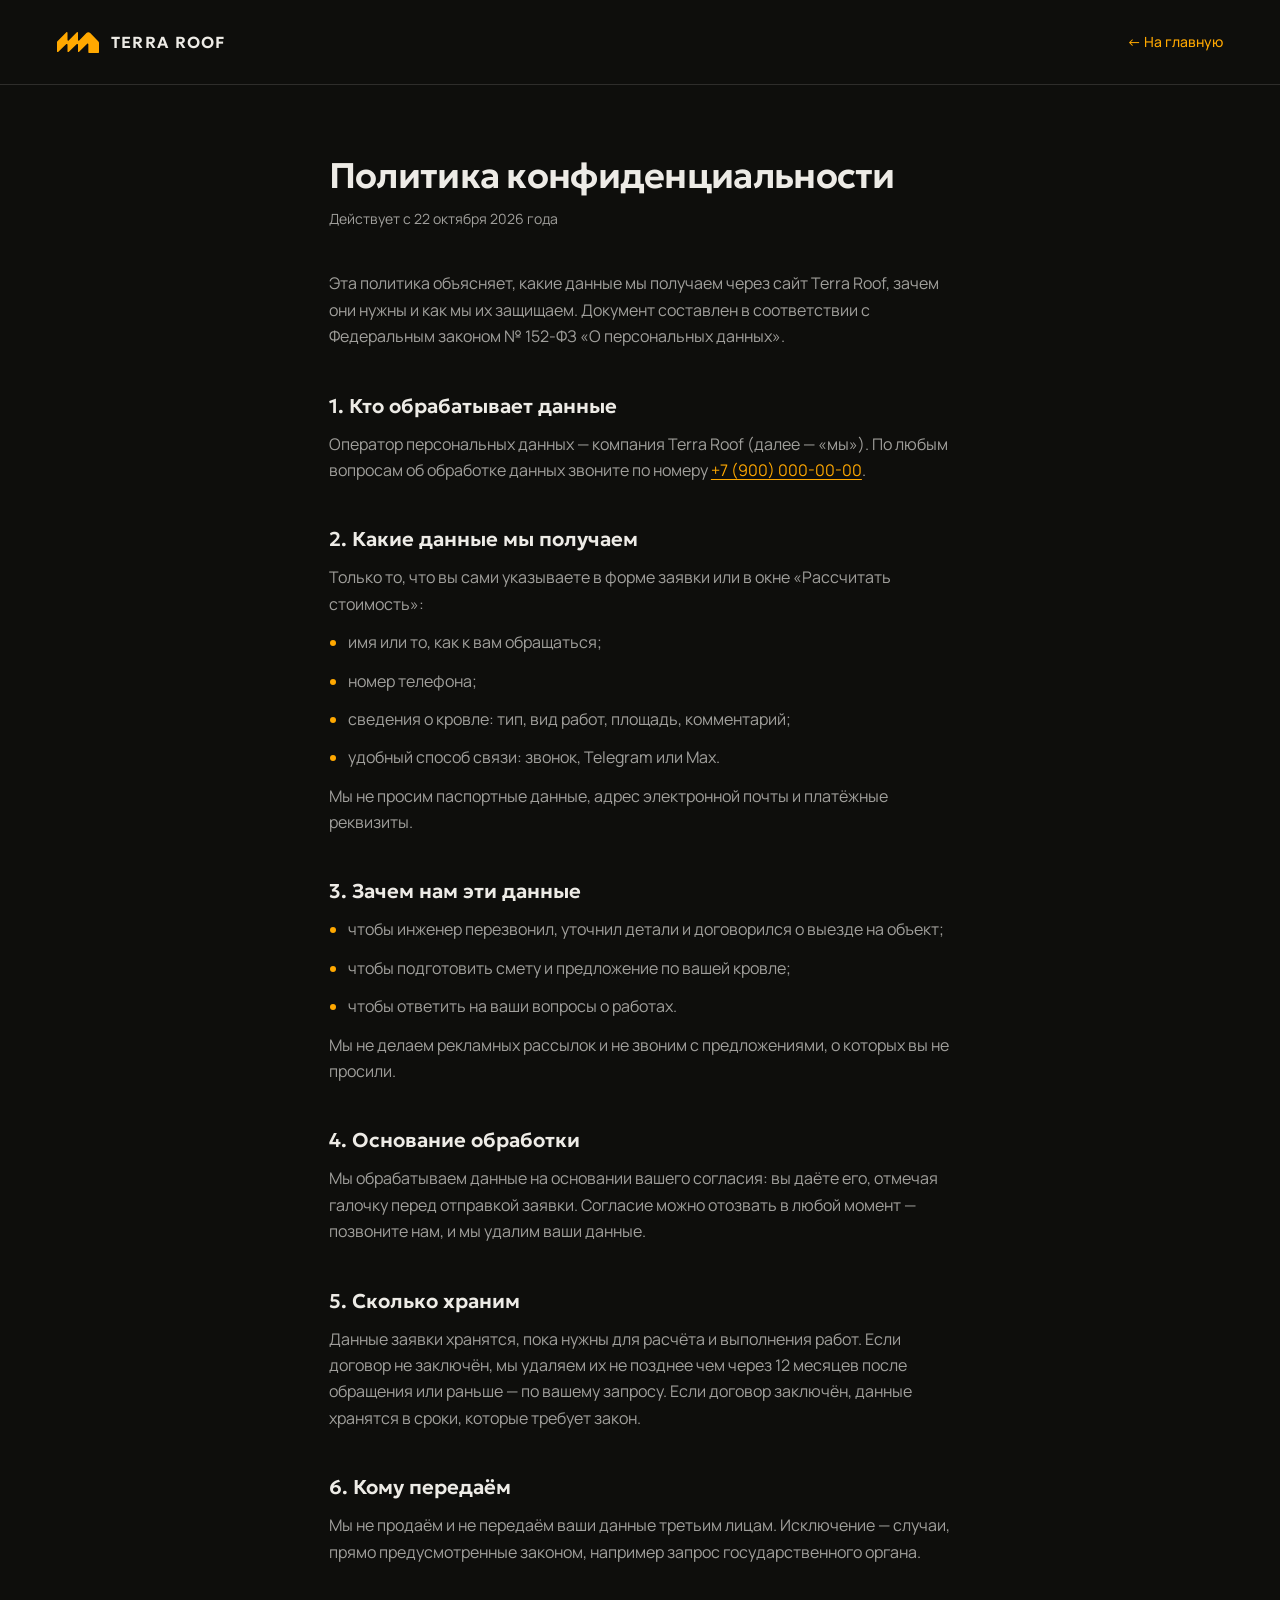
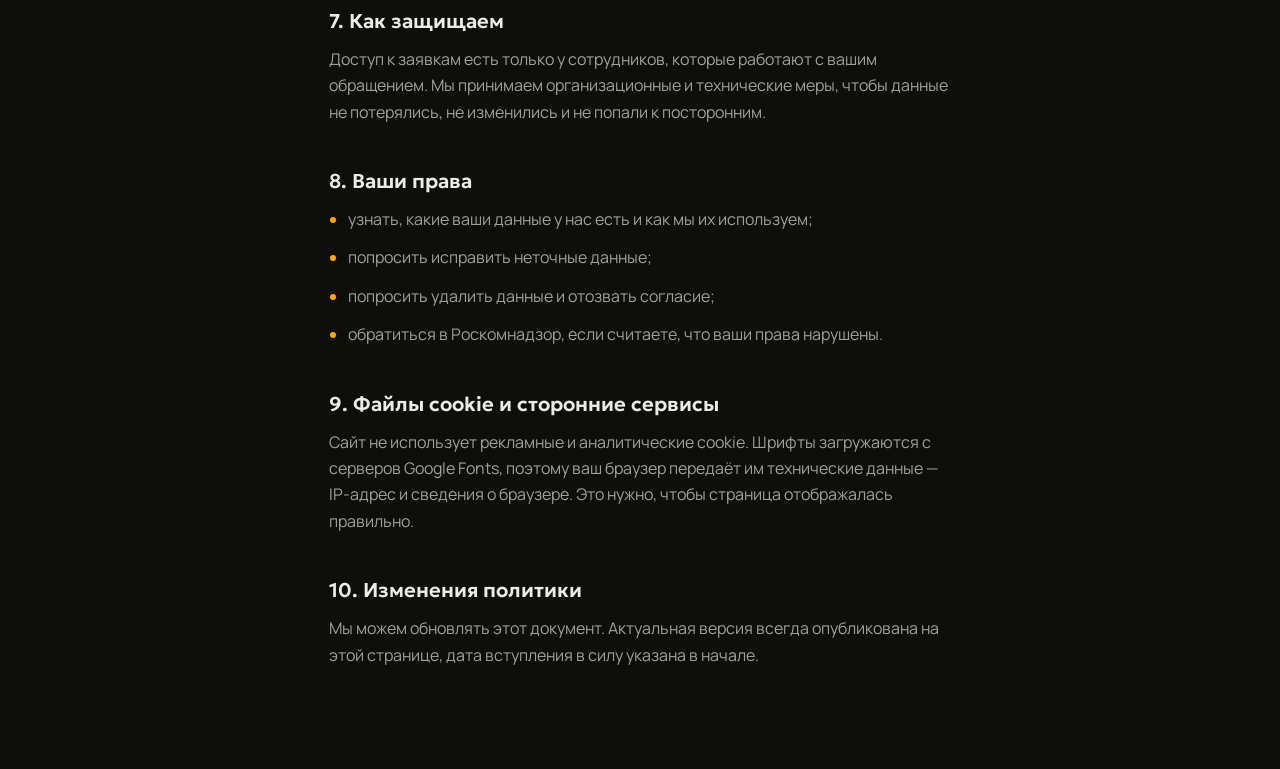
<file: privacy.html>
<!doctype html>
<html lang="ru">
<head>
  <meta charset="utf-8">
  <meta name="viewport" content="width=device-width, initial-scale=1">
  <title>Политика конфиденциальности — Terra Roof</title>
  <meta name="robots" content="noindex">
  <link rel="preconnect" href="https://fonts.googleapis.com">
  <link rel="preconnect" href="https://fonts.gstatic.com" crossorigin>
  <link href="https://fonts.googleapis.com/css2?family=Geologica:wght@600&family=Manrope:wght@400;500;700&display=swap" rel="stylesheet">
  <style>
    :root {
      --bg: #0e0e0c;
      --text: #edebe6;
      --muted: rgba(237, 235, 230, 0.66);
      --line: rgba(237, 235, 230, 0.14);
      --accent: #ffa800;
      --pad: clamp(16px, 4.444vw, 160px);
    }
    *, *::before, *::after { box-sizing: border-box; }
    html { -webkit-text-size-adjust: 100%; }
    body { margin: 0; font-family: "Manrope", system-ui, sans-serif; font-size: clamp(16px, 1.11vw, 20px); line-height: 1.65; color: var(--text); background: var(--bg); -webkit-font-smoothing: antialiased; }
    ::selection { background: var(--accent); color: #1a1813; }
    a { color: var(--accent); text-underline-offset: 0.18em; }
    a:focus-visible { outline: 2px solid var(--accent); outline-offset: 3px; }
    .top { display: flex; align-items: center; justify-content: space-between; gap: 16px; padding: 20px var(--pad); border-bottom: 1px solid var(--line); }
    .logo { display: inline-flex; align-items: center; gap: 12px; color: var(--text); text-decoration: none; font-family: "Geologica", sans-serif; font-weight: 600; letter-spacing: 0.08em; }
    .logo img { width: 42px; height: auto; }
    .back { display: inline-flex; align-items: center; min-height: 44px; font-size: 14px; font-weight: 500; text-decoration: none; }
    main { max-width: 46rem; padding: clamp(48px, 5.56vw, 120px) var(--pad) clamp(64px, 6.94vw, 160px); margin: 0 auto; }
    h1 { margin: 0 0 12px; font-family: "Geologica", sans-serif; font-size: clamp(30px, 2.78vw, 56px); font-weight: 600; line-height: 1.1; letter-spacing: -0.02em; text-wrap: balance; }
    .date { margin: 0 0 40px; color: var(--muted); font-size: 14px; }
    h2 { margin: 44px 0 12px; font-family: "Geologica", sans-serif; font-size: clamp(20px, 1.39vw, 28px); font-weight: 600; line-height: 1.25; }
    p, li { margin: 0 0 12px; color: var(--muted); }
    ul { margin: 0 0 12px; padding-left: 1.2em; }
    li::marker { color: var(--accent); }
    strong { color: var(--text); font-weight: 500; }
  </style>
</head>
<body>
  <header class="top">
    <a class="logo" href="./"><img src="img/logo.svg" alt="" width="42" height="22">TERRA ROOF</a>
    <a class="back" href="./">← На главную</a>
  </header>

  <main>
    <h1>Политика конфиденциальности</h1>
    <p class="date">Действует с 22 октября 2026 года</p>

    <p>Эта политика объясняет, какие данные мы получаем через сайт Terra Roof, зачем они нужны и как мы их защищаем. Документ составлен в соответствии с Федеральным законом № 152-ФЗ «О персональных данных».</p>

    <h2>1. Кто обрабатывает данные</h2>
    <p>Оператор персональных данных — компания Terra Roof (далее — «мы»). По любым вопросам об обработке данных звоните по номеру <a href="tel:+79000000000">+7 (900) 000-00-00</a>.</p>

    <h2>2. Какие данные мы получаем</h2>
    <p>Только то, что вы сами указываете в форме заявки или в окне «Рассчитать стоимость»:</p>
    <ul>
      <li>имя или то, как к вам обращаться;</li>
      <li>номер телефона;</li>
      <li>сведения о кровле: тип, вид работ, площадь, комментарий;</li>
      <li>удобный способ связи: звонок, Telegram или Max.</li>
    </ul>
    <p>Мы не просим паспортные данные, адрес электронной почты и платёжные реквизиты.</p>

    <h2>3. Зачем нам эти данные</h2>
    <ul>
      <li>чтобы инженер перезвонил, уточнил детали и договорился о выезде на объект;</li>
      <li>чтобы подготовить смету и предложение по вашей кровле;</li>
      <li>чтобы ответить на ваши вопросы о работах.</li>
    </ul>
    <p>Мы не делаем рекламных рассылок и не звоним с предложениями, о которых вы не просили.</p>

    <h2>4. Основание обработки</h2>
    <p>Мы обрабатываем данные на основании вашего согласия: вы даёте его, отмечая галочку перед отправкой заявки. Согласие можно отозвать в любой момент — позвоните нам, и мы удалим ваши данные.</p>

    <h2>5. Сколько храним</h2>
    <p>Данные заявки хранятся, пока нужны для расчёта и выполнения работ. Если договор не заключён, мы удаляем их не позднее чем через 12 месяцев после обращения или раньше — по вашему запросу. Если договор заключён, данные хранятся в сроки, которые требует закон.</p>

    <h2>6. Кому передаём</h2>
    <p>Мы не продаём и не передаём ваши данные третьим лицам. Исключение — случаи, прямо предусмотренные законом, например запрос государственного органа.</p>

    <h2>7. Как защищаем</h2>
    <p>Доступ к заявкам есть только у сотрудников, которые работают с вашим обращением. Мы принимаем организационные и технические меры, чтобы данные не потерялись, не изменились и не попали к посторонним.</p>

    <h2>8. Ваши права</h2>
    <ul>
      <li>узнать, какие ваши данные у нас есть и как мы их используем;</li>
      <li>попросить исправить неточные данные;</li>
      <li>попросить удалить данные и отозвать согласие;</li>
      <li>обратиться в Роскомнадзор, если считаете, что ваши права нарушены.</li>
    </ul>

    <h2>9. Файлы cookie и сторонние сервисы</h2>
    <p>Сайт не использует рекламные и аналитические cookie. Шрифты загружаются с серверов Google Fonts, поэтому ваш браузер передаёт им технические данные — IP-адрес и сведения о браузере. Это нужно, чтобы страница отображалась правильно.</p>

    <h2>10. Изменения политики</h2>
    <p>Мы можем обновлять этот документ. Актуальная версия всегда опубликована на этой странице, дата вступления в силу указана в начале.</p>
  </main>
</body>
</html>
</file>
<file: styles.css>
/* ===================================================================
   Terra Roof — вариант 1: тёмный «кинематографичный».
   Сетка разделов: заголовок слева (закреплён при прокрутке), контент справа.
   =================================================================== */

/* ===== Токены ===== */
:root {
  --ease-out: cubic-bezier(0.23, 1, 0.32, 1); /* сильный ease-out: отклик начинается сразу */
  --ease-in-out: cubic-bezier(0.77, 0, 0.175, 1); /* перемещение по экрану */
  --bg: #0e0e0c;
  --bg-2: #151513;
  --graphite: #0e0e0c;
  --graphite-2: #151513;
  --surface: #1c1b18; /* окна и формы: чуть светлее фона */
  --ink: #1a1813;
  --on-dark: #edebe6;
  --on-dark-muted: rgba(237, 235, 230, 0.58);
  --line-dark: rgba(237, 235, 230, 0.12);
  --accent: #ffa800;
  --accent-soft: #ffe2a3;
  --danger: #ff7a5c;

  --radius: 4px;
  --radius-card: clamp(10px, 0.83vw, 20px);
  --pad: clamp(16px, 4.444vw, 160px);
  --gap: clamp(16px, 1.667vw, 48px);
  --section-y: clamp(80px, 8.33vw, 240px);
  --header-h: clamp(64px, 6.11vw, 140px);
  --h2-size: clamp(26px, 2.78vw, 80px); /* жёлтая строка заголовков помещается в одну строку */

  --font: "Manrope", system-ui, sans-serif;
  --font-display: "Geologica", "Manrope", system-ui, sans-serif;
}

/* ===== База ===== */
*, *::before, *::after { box-sizing: border-box; }
html { scroll-behavior: smooth; -webkit-text-size-adjust: 100%; }
body {
  margin: 0;
  font-family: var(--font);
  font-size: clamp(16px, 1.18vw, 22px);
  line-height: 1.5;
  color: var(--on-dark);
  background: var(--bg);
  -webkit-font-smoothing: antialiased;
}
img { display: block; max-width: 100%; }
a { color: inherit; text-decoration: none; }
h1, h2, h3, h4, p, ul, ol { margin: 0; }
ul, ol { padding: 0; list-style: none; }
button { font: inherit; }

.container { width: 100%; margin: 0 auto; padding: 0 var(--pad); }

/* заголовки — Geologica, текст — Manrope */
.hero__title,
.section__title,
.cases__title,
.case__name,
.case-modal__title,
.problem__num,
.problem__title,
.principle__title,
.service__title,
.material__title,
.why__num,
.why__title,
.award__title,
.step__title,
.approach__value,
.awards__count-value,
.stat__value,
.fact__value,
.contact__link,
.footer__phone,
.footer__wordmark { font-family: var(--font-display); }

/* мелкие подписи капсом */
.fact__label,
.approach__label,
.stat__label,
.awards__count-label,
.award__meta,
.case__meta,
.step__num,
.service__num {
  font-size: clamp(12px, 0.83vw, 17px);
  font-weight: 500;
  letter-spacing: 0.12em;
  text-transform: uppercase;
  color: var(--on-dark-muted);
}

/* ===== Кнопка =====
   «Блестящая» кнопка (перенос shiny-button на чистый CSS): по рамке бежит блик,
   при наведении блик расширяется, внутри мерцают точки и мягкое свечение. */
@property --gradient-angle { syntax: "<angle>"; initial-value: 0deg; inherits: false; }
@property --gradient-angle-offset { syntax: "<angle>"; initial-value: 0deg; inherits: false; }
@property --gradient-percent { syntax: "<percentage>"; initial-value: 5%; inherits: false; }
@property --gradient-shine { syntax: "<color>"; initial-value: white; inherits: false; }

.btn {
  --shiny-bg: var(--accent);
  --shiny-bg-subtle: #ffb733;
  --shiny-fg: var(--ink);
  --shiny-highlight: #fff3d6;
  --shiny-highlight-subtle: #ffffff;
  --animation: gradient-angle linear infinite;
  --duration: 3s;
  --shadow-size: 2px;
  --transition: 800ms cubic-bezier(0.25, 1, 0.5, 1);

  isolation: isolate;
  position: relative;
  overflow: hidden;
  display: inline-flex;
  align-items: center;
  justify-content: center;
  height: clamp(56px, 4.17vw, 96px);
  padding: 0 clamp(30px, 2.5vw, 64px);
  border: 1px solid transparent;
  border-radius: 360px;
  outline-offset: 4px;
  font-size: clamp(13px, 0.9vw, 19px);
  font-weight: 700;
  letter-spacing: 0.1em;
  text-transform: uppercase;
  color: var(--shiny-fg);
  background:
    linear-gradient(var(--shiny-bg), var(--shiny-bg)) padding-box,
    conic-gradient(
      from calc(var(--gradient-angle) - var(--gradient-angle-offset)),
      transparent,
      var(--shiny-highlight) var(--gradient-percent),
      var(--gradient-shine) calc(var(--gradient-percent) * 2),
      var(--shiny-highlight) calc(var(--gradient-percent) * 3),
      transparent calc(var(--gradient-percent) * 4)
    ) border-box;
  box-shadow: inset 0 0 0 1px var(--shiny-bg-subtle), 0 10px 30px -12px rgba(255, 168, 0, 0.55);
  transition:
    --gradient-angle-offset 800ms cubic-bezier(0.25, 1, 0.5, 1),
    --gradient-percent 800ms cubic-bezier(0.25, 1, 0.5, 1),
    --gradient-shine 800ms cubic-bezier(0.25, 1, 0.5, 1),
    scale 0.16s var(--ease-out);
}
.btn:focus-visible { outline: 2px solid var(--accent); }

.btn::before,
.btn::after,
.btn__label::before {
  content: "";
  pointer-events: none;
  position: absolute;
  inset-inline-start: 50%;
  inset-block-start: 50%;
  translate: -50% -50%;
  z-index: -1;
}

/* точечный узор, проявляется вслед за бликом */
.btn::before {
  --size: calc(100% - var(--shadow-size) * 3);
  --position: 2px;
  --space: calc(var(--position) * 2);
  width: var(--size);
  height: var(--size);
  background: radial-gradient(circle at var(--position) var(--position), white calc(var(--position) / 4), transparent 0) padding-box;
  background-size: var(--space) var(--space);
  background-repeat: space;
  mask-image: conic-gradient(from calc(var(--gradient-angle) + 45deg), black, transparent 10% 90%, black);
  border-radius: inherit;
  opacity: 0.4;
}

/* внутреннее мерцание */
.btn::after {
  --animation: shimmer linear infinite;
  width: 100%;
  aspect-ratio: 1;
  background: linear-gradient(-50deg, transparent, var(--shiny-highlight), transparent);
  mask-image: radial-gradient(circle at bottom, transparent 40%, black);
  opacity: 0.6;
}

/* без position: свечение (::before) позиционируется от кнопки и обрезается по её скруглению */
.btn__label {
  z-index: 1;
  display: inline-flex;
  align-items: center;
  gap: clamp(14px, 0.97vw, 24px);
}
/* свечение изнутри при наведении */
.btn__label::before {
  --size: calc(100% + 1rem);
  width: var(--size);
  height: var(--size);
  box-shadow: inset 0 -1ex 2rem 4px var(--shiny-highlight);
  opacity: 0;
  transition: opacity var(--transition);
  animation: calc(var(--duration) * 1.5) breathe linear infinite;
}

.btn,
.btn::before,
.btn::after {
  animation: var(--animation) var(--duration), var(--animation) calc(var(--duration) / 0.4) reverse paused;
  animation-composition: add;
}
.btn:is(:hover, :focus-visible) {
  --gradient-percent: 20%;
  --gradient-angle-offset: 95deg;
  --gradient-shine: var(--shiny-highlight-subtle);
}
.btn:is(:hover, :focus-visible),
.btn:is(:hover, :focus-visible)::before,
.btn:is(:hover, :focus-visible)::after { animation-play-state: running; }
.btn:is(:hover, :focus-visible) .btn__label::before { opacity: 1; }

.btn svg { width: clamp(12px, 0.83vw, 18px); height: auto; transition: transform 0.2s; }
.btn svg path,
.case__more svg path { stroke-width: 2.2; }

@keyframes gradient-angle { to { --gradient-angle: 360deg; } }
@keyframes shimmer { to { rotate: 360deg; } }
@keyframes breathe { from, to { scale: 1; } 50% { scale: 1.2; } }

/* ===== Шапка ===== */
.header {
  position: absolute;
  inset: 0 0 auto;
  z-index: 10;
  color: var(--on-dark);
}
.header__inner {
  display: flex;
  align-items: center;
  justify-content: space-between;
  height: clamp(64px, 7.22vw, 168px);
  gap: clamp(24px, 2.22vw, 56px);
}
.logo { display: flex; align-items: center; gap: clamp(12px, 0.97vw, 24px); }
.logo__mark { width: clamp(34px, 2.92vw, 72px); height: auto; }
.logo__text { font-size: clamp(13px, 1.04vw, 24px); font-weight: 500; letter-spacing: 0.16em; }

.nav { display: flex; gap: clamp(24px, 2.78vw, 72px); }
.nav a {
  position: relative;
  padding: 6px 0;
  white-space: nowrap;
  font-size: clamp(13px, 0.9vw, 19px);
  letter-spacing: 0.12em;
  text-transform: uppercase;
}
/* при наведении слово «прокручивается»: уезжает вверх, снизу приходит жёлтая копия */
.nav__roll { display: block; overflow: hidden; line-height: 1.3; }
.nav__text {
  position: relative;
  display: block;
  transition: transform 0.3s var(--ease-in-out);
}
.nav__text::after {
  content: attr(data-label);
  content: attr(data-label) / "";
  position: absolute;
  top: 100%;
  left: 0;
  color: var(--accent);
}
/* тонкая линия выезжает слева и уходит вправо */
.nav a::after {
  content: "";
  position: absolute;
  left: 0;
  right: 0;
  bottom: 0;
  height: 1px;
  background: var(--accent);
  transform: scaleX(0);
  transform-origin: right;
  transition: transform 0.3s var(--ease-in-out);
}
.nav a:is(:hover, :focus-visible) .nav__text { transform: translateY(-100%); }
.nav a:is(:hover, :focus-visible)::after { transform: scaleX(1); transform-origin: left; }

.contacts { display: flex; align-items: center; gap: clamp(8px, 0.56vw, 14px); }
.contacts__phone {
  margin-right: clamp(8px, 0.83vw, 20px);
  font-size: clamp(15px, 1.11vw, 24px);
  letter-spacing: 0.02em;
  white-space: nowrap;
  transition: color 0.2s;
}
.contacts__phone:hover { color: var(--accent); }

.icon-btn {
  display: grid;
  place-items: center;
  width: clamp(44px, 3.06vw, 68px);
  height: clamp(44px, 3.06vw, 68px);
  border: 1px solid var(--line-dark);
  border-radius: 50%;
  transition: border-color 0.2s, color 0.2s;
}
.icon-btn svg { width: clamp(18px, 1.25vw, 28px); height: auto; }
.icon-btn:hover { border-color: var(--accent); color: var(--accent); }
.icon-btn--text { font-size: clamp(12px, 0.76vw, 15px); font-weight: 500; letter-spacing: 0.06em; }
.contacts__call, .burger { display: none; }

/* шапка закреплена; после прокрутки первого экрана получает подложку */
.header {
  position: fixed;
  inset: 0 0 auto;
  z-index: 20;
  transition: background-color 0.3s, border-color 0.3s;
  border-bottom: 1px solid transparent;
}
.header__inner { height: var(--header-h); transition: height 0.3s; }
.header.is-scrolled {
  background: rgba(14, 14, 12, 0.78);
  -webkit-backdrop-filter: blur(14px);
  backdrop-filter: blur(14px);
  border-bottom-color: var(--line-dark);
}
.header.is-scrolled .header__inner { height: clamp(56px, 4.44vw, 104px); }

.btn-ghost {
  display: inline-flex;
  align-items: center;
  gap: 12px;
  height: clamp(52px, 3.89vw, 88px);
  padding: 0 clamp(26px, 2.22vw, 56px);
  border: 1px solid rgba(255, 168, 0, 0.6);
  border-radius: 360px;
  font-size: clamp(12px, 0.83vw, 17px);
  font-weight: 700;
  letter-spacing: 0.1em;
  text-transform: uppercase;
  color: var(--accent);
  transition: background-color 0.25s, color 0.25s;
}
.btn-ghost svg { width: clamp(12px, 0.83vw, 18px); height: auto; }
.btn-ghost:hover,
.btn-ghost:focus-visible { background: var(--accent); color: var(--ink); }

.round-btn {
  display: grid;
  place-items: center;
  width: clamp(48px, 3.61vw, 88px);
  height: clamp(48px, 3.61vw, 88px);
  padding: 0;
  border: 1px solid var(--line-dark);
  border-radius: 50%;
  background: none;
  color: var(--on-dark);
  cursor: pointer;
  transition: border-color 0.2s, color 0.2s, opacity 0.2s;
}
.round-btn svg { width: clamp(14px, 1.11vw, 24px); height: auto; }
.round-btn:hover:not(:disabled) { border-color: var(--accent); color: var(--accent); }
.round-btn:disabled { opacity: 0.3; cursor: default; }

/* ===== Первый экран ===== */
.hero { position: relative; display: flex; flex-direction: column; min-height: max(720px, 100svh); color: var(--on-dark); overflow: hidden; }
.hero__media { position: absolute; inset: 0; }
.hero__media img { width: 100%; height: 100%; object-fit: cover; object-position: right center; }
.hero__media::after {
  content: "";
  position: absolute;
  inset: 0;
  background:
    linear-gradient(90deg, rgba(14, 14, 12, 0.82) 0%, rgba(14, 14, 12, 0.45) 40%, rgba(14, 14, 12, 0) 62%),
    linear-gradient(270deg, rgba(14, 14, 12, 0.7) 0%, rgba(14, 14, 12, 0) 30%),
    linear-gradient(0deg, rgba(14, 14, 12, 0.92) 0%, rgba(14, 14, 12, 0) 45%);
}
.hero__inner {
  position: relative;
  display: flex;
  flex: 1;
  align-items: flex-start;
  padding-top: calc(var(--header-h) + clamp(48px, 5.56vw, 160px));
  padding-bottom: clamp(40px, 3.89vw, 112px);
}
.hero__content { max-width: 62vw; }
.hero__title {
  font-size: clamp(34px, 5vw, 150px);
  font-weight: 600;
  line-height: 0.97;
  letter-spacing: -0.025em;
  text-wrap: wrap;
}
.hero__title-main,
.hero__title-sub { display: block; }
.hero__title-sub { color: var(--accent); }
.hero__lead {
  margin-top: clamp(20px, 2.22vw, 56px);
  font-size: clamp(18px, 1.53vw, 40px);
  line-height: 1.4;
}
.hero__btn { margin-top: clamp(28px, 2.78vw, 72px); }

/* факты — колонкой справа поверх фото */
.hero__facts { position: relative; }
/* цифры в одну строку: линия сверху, между блоками — вертикальные линии */
.facts { display: flex; border-top: 1px solid rgba(237, 235, 230, 0.2); }
.fact {
  display: flex;
  flex: 1;
  flex-direction: column;
  gap: 10px;
  padding: clamp(28px, 3.06vw, 88px) clamp(24px, 2.78vw, 80px);
  border-right: 1px solid rgba(237, 235, 230, 0.2);
}
.fact:last-child { border-right: 0; }
/* цифры первого экрана — в одном стиле с цифрами «О компании» */
.fact__value {
  font-size: clamp(36px, 3.61vw, 104px);
  font-weight: 500;
  line-height: 1;
  letter-spacing: -0.03em;
  white-space: nowrap;
}
.scroll-down { display: none; }

/* ===== Секции ===== */
.section,
.cases {
  padding: var(--section-y) 0;
  background: var(--bg);
  color: var(--on-dark);
}
.section--alt,
.cases { background: var(--bg-2); }

.section__title,
.cases__title {
  max-width: 18em;
  margin-bottom: clamp(40px, 4.44vw, 128px);
  font-size: var(--h2-size);
  font-weight: 600;
  line-height: 1.05;
  letter-spacing: -0.02em;
  text-wrap: balance;
}
.section__title-main,
.section__title-sub,
.cases__title > span { display: block; }
.section__title-sub,
.cases__title-sub { color: var(--accent); }
/* жёлтая строка заголовка — в одну строку (на телефоне переносится) */
@media (min-width: 769px) {
  .section__title-sub,
  .cases__title-sub { white-space: nowrap; }
}
.section__lead {
  max-width: 34em;
  margin-top: clamp(20px, 1.94vw, 48px);
  font-size: clamp(17px, 1.25vw, 28px);
  line-height: 1.55;
  color: rgba(237, 235, 230, 0.82);
}
.section__cta { display: flex; justify-content: center; margin-top: clamp(48px, 4.44vw, 128px); }

/* заголовок слева закреплён, контент справа */
.split {
  display: grid;
  grid-template-columns: 5fr 7fr;
  gap: clamp(40px, 5.56vw, 160px);
  align-items: start;
}
.split__head { position: sticky; top: calc(clamp(56px, 4.44vw, 104px) + 32px); }
.split__head .section__title { margin-bottom: 0; }

/* мини-заголовок слева, заголовок справа; нижний элемент левой колонки прижат к низу */
.split--rail { align-items: stretch; }
.split__rail { display: flex; flex-direction: column; align-items: flex-start; }
.split__rail .eyebrow:not(:has(+ .section__title)) { height: calc(var(--h2-size) * 1.05); margin-bottom: 0; }
.split__rail > :last-child:not(.eyebrow) { margin-top: auto; padding-top: clamp(32px, 3.33vw, 96px); }
/* у кнопки отступ сверху сломал бы её высоту — расстояние даёт заголовок над ней */
.split__rail > .btn-ghost:last-child { padding-top: 0; }
.split__rail + .split__body > .section__title:last-child,
.split__rail + .split__body > .cases__title:last-child { margin-bottom: 0; }
.split--rail + * { margin-top: clamp(40px, 4.44vw, 128px); }

/* мини-заголовок «—— 01 Название» над заголовком раздела */
.eyebrow {
  display: flex;
  align-items: center;
  gap: 12px;
  margin-bottom: clamp(14px, 1.25vw, 28px);
  font-size: clamp(12px, 0.83vw, 15px);
  font-weight: 400;
  letter-spacing: 0.14em;
  text-transform: uppercase;
  color: var(--on-dark-muted);
}
.eyebrow::before { content: ""; width: clamp(24px, 2.22vw, 56px); height: 1px; background: var(--accent); }
.eyebrow span { color: var(--accent); }
.split__head .btn-ghost { margin-top: clamp(32px, 2.78vw, 72px); }

.problem__text,
.principle__text,
.service__text,
.material__text,
.why__text,
.step__text {
  font-size: clamp(15px, 1.04vw, 22px);
  line-height: 1.55;
  color: var(--on-dark-muted);
}

/* ===== Ошибки подрядчиков: строки с крупными номерами ===== */
/* две колонки по сетке раздела: 01–02 слева, 03–04 справа */
.problems {
  grid-column: 1 / -1;
  display: grid;
  grid-template-columns: 5fr 7fr;
  grid-template-rows: auto auto;
  grid-auto-flow: column;
  column-gap: clamp(40px, 5.56vw, 160px);
}
.problem:nth-child(odd) { border-top: 1px solid var(--line-dark); }
.problem {
  display: grid;
  grid-template-columns: clamp(72px, 7.64vw, 220px) 1fr;
  column-gap: var(--gap);
  padding: clamp(24px, 2.22vw, 56px) 0;
  border-bottom: 1px solid var(--line-dark);
}
.problem__num {
  grid-row: span 2;
  font-size: clamp(36px, 3.61vw, 104px);
  font-weight: 500;
  line-height: 0.9;
  color: transparent;
  -webkit-text-stroke: 1px var(--accent);
  transition: color 0.3s;
}
.problem__title {
  font-size: clamp(20px, 1.67vw, 48px);
  font-weight: 600;
  line-height: 1.2;
  transition: transform 0.3s, color 0.3s;
}
.problem__text { margin-top: 10px; max-width: 36em; }
/* только для мыши: на телефоне «наведение» залипает после касания */
@media (hover: hover) {
  .problem:hover .problem__num { color: var(--accent); }
  .problem:hover .problem__title { transform: translateX(8px); }
}

/* ===== Как мы работаем ===== */
.approach__facts { display: flex; flex-direction: column; gap: clamp(24px, 2.78vw, 80px); }
.approach__fact { display: flex; flex-direction: column; gap: 12px; }
.approach__value {
  font-size: clamp(48px, 4.44vw, 128px);
  font-weight: 600;
  line-height: 0.95;
  letter-spacing: -0.04em;
  color: var(--accent);
  white-space: nowrap;
}
.approach__pre { font-size: 0.5em; letter-spacing: -0.02em; }
.principles { border-top: 1px solid var(--line-dark); }
.principle {
  display: grid;
  grid-template-columns: 5fr 7fr;
  gap: var(--gap);
  padding: clamp(20px, 1.94vw, 48px) 0;
  border-bottom: 1px solid var(--line-dark);
}
.principle__title { font-size: clamp(18px, 1.39vw, 40px); font-weight: 600; line-height: 1.25; }

/* ===== Услуги: горизонтальная лента ===== */
.services__head { margin-bottom: clamp(40px, 4.44vw, 128px); }
.services__head .section__title { margin-bottom: 0; }
.services__heading { display: flex; align-items: flex-end; justify-content: space-between; gap: var(--gap); }
.services__nav { display: flex; gap: 8px; flex: none; }
.services__track {
  overflow-x: auto;
  overscroll-behavior-x: contain;
  scroll-snap-type: x mandatory;
  scroll-padding-left: var(--pad);
  padding: 0 var(--pad) 4px;
  scrollbar-width: none;
  cursor: grab;
}
.services__track::-webkit-scrollbar { display: none; }
.services__track.is-dragging { cursor: grabbing; scroll-snap-type: none; user-select: none; }
.services__track:focus-visible { outline: 2px solid var(--accent); outline-offset: -2px; }
.services { display: flex; gap: var(--gap); width: max-content; }
.service { flex: none; width: clamp(260px, 25vw, 720px); scroll-snap-align: start; }
.service__media {
  aspect-ratio: 4 / 5;
  overflow: hidden;
  margin-bottom: clamp(16px, 1.39vw, 32px);
  border-radius: clamp(6px, 0.42vw, 10px);
  background: var(--bg-2);
}
.service__media img { width: 100%; height: 100%; object-fit: cover; transition: transform 0.5s var(--ease-out); }
.service__num { color: var(--accent); }
.service__title { margin-top: 8px; font-size: clamp(20px, 1.67vw, 48px); font-weight: 600; line-height: 1.2; }
.service__text { margin-top: 8px; }

.materials-split { margin-top: var(--section-y); }
.materials__title { margin-bottom: clamp(24px, 2.22vw, 64px); font-family: var(--font-display); font-size: clamp(24px, 2.22vw, 64px); font-weight: 600; line-height: 1.1; }
.materials { border-top: 1px solid var(--line-dark); }
.material {
  display: grid;
  grid-template-columns: 5fr 7fr;
  gap: clamp(40px, 5.56vw, 160px);
  padding: clamp(20px, 1.94vw, 48px) 0;
  border-bottom: 1px solid var(--line-dark);
}
.material__title { font-size: clamp(18px, 1.39vw, 40px); font-weight: 600; line-height: 1.25; }

/* ===== Кровельный пирог: выбор типа кровли, разрез и слои (данные и логика — pie.js) ===== */
.pie { margin-top: var(--section-y); }
.pie__head { display: grid; grid-template-columns: 5fr 7fr; gap: clamp(40px, 5.56vw, 160px); align-items: end; }
.pie__title { font-family: var(--font-display); font-size: clamp(24px, 2.22vw, 64px); font-weight: 600; line-height: 1.1; letter-spacing: -0.02em; }
.pie__lead { max-width: 36em; font-size: clamp(16px, 1.11vw, 22px); line-height: 1.55; color: var(--on-dark-muted); }
.pie__tabs { display: flex; flex-wrap: wrap; gap: 8px; margin-top: clamp(28px, 2.78vw, 64px); }
.pie__tab {
  min-height: 44px;
  padding: 0 20px;
  border: 1px solid var(--line-dark);
  border-radius: 360px;
  background: none;
  color: var(--on-dark);
  font: inherit;
  font-size: 15px;
  cursor: pointer;
  transition: background-color 0.2s, border-color 0.2s, color 0.2s;
}
.pie__tab:hover { border-color: rgba(255, 168, 0, 0.6); }
.pie__tab:focus-visible { outline: 2px solid var(--accent); outline-offset: 2px; }
.pie__tab[aria-selected="true"] { background: var(--accent); border-color: var(--accent); color: var(--ink); font-weight: 600; }
.pie__body { display: grid; grid-template-columns: 7fr 5fr; gap: clamp(32px, 4.44vw, 128px); align-items: start; margin-top: clamp(24px, 2.22vw, 56px); }
.pie__figure { margin: 0; padding: clamp(24px, 2.78vw, 72px); border-radius: var(--radius-card); background: var(--surface); }
.pie__svg { display: block; width: 100%; height: auto; overflow: visible; }
.pie__caption {
  display: flex;
  flex-wrap: wrap;
  align-items: center;
  justify-content: space-between;
  gap: 8px 24px;
  margin-top: clamp(20px, 1.67vw, 40px);
  font-size: 14px;
  color: var(--on-dark-muted);
}
.pie__case {
  display: inline-flex;
  align-items: center;
  gap: 8px;
  min-height: 44px;
  padding: 0;
  border: 0;
  background: none;
  color: var(--on-dark);
  font: inherit;
  font-size: 14px;
  font-weight: 600;
  text-decoration: underline;
  text-decoration-color: var(--accent);
  text-underline-offset: 0.25em;
  cursor: pointer;
}
.pie__case:hover { color: var(--accent); }
.pie__layers { list-style: none; margin: 0; padding: 0; }
.pie__layer button {
  display: grid;
  grid-template-columns: 16px 1fr auto;
  align-items: baseline;
  gap: 14px;
  width: 100%;
  min-height: 44px;
  padding: 14px 0;
  border: 0;
  background: none;
  color: var(--on-dark);
  font: inherit;
  text-align: left;
  cursor: pointer;
}
.pie__layer + .pie__layer button { box-shadow: inset 0 1px 0 var(--line-dark); }
.pie__layer button:focus-visible { outline: 2px solid var(--accent); outline-offset: 2px; }
.pie__swatch { width: 16px; height: 16px; border-radius: 3px; translate: 0 2px; }
.pie__layer-name { font-size: clamp(16px, 1.11vw, 22px); font-weight: 600; line-height: 1.3; }
.pie__layer-material { display: block; margin-top: 2px; font-size: 14px; font-weight: 400; color: var(--on-dark-muted); }
.pie__layer-size { font-size: 14px; color: var(--on-dark-muted); font-variant-numeric: tabular-nums; white-space: nowrap; }
.pie__layer-text {
  margin: 0;
  padding: 0 0 16px 30px;
  font-size: 15px;
  line-height: 1.55;
  color: var(--on-dark-muted);
}
.pie__layer:not(.is-active) .pie__layer-text { display: none; }
.pie__layer.is-active .pie__layer-name { color: var(--accent); }
.pie__note { margin-top: clamp(20px, 1.67vw, 40px); font-size: 14px; color: var(--on-dark-muted); }
.pie__fill--membrane { fill: #b9bec2; background: #b9bec2; }
.pie__fill--film { fill: #5f8fae; background: #5f8fae; }
.pie__fill--geo { fill: #e6e2d8; background: #e6e2d8; }
.pie__fill--wool { fill: #b39363; background: #b39363; }
.pie__fill--wool-dense { fill: #9c7c4c; background: #9c7c4c; }
.pie__fill--xps { fill: #e9852d; background: #e9852d; }
.pie__fill--gravel { fill: #6f6c66; background: #6f6c66; }
.pie__fill--slab { fill: #8d8a84; background: #8d8a84; }
.pie__fill--metal { fill: #8f969b; background: #8f969b; }
.pie__fill--metal-seam { fill: #a9b0b4; }
.pie__fill--wood { fill: #b88a5a; background: #b88a5a; }
.pie__fill--deck { fill: #8f6240; background: #8f6240; }
.pie__fill--support { fill: #4b4b4a; background: #4b4b4a; }
.pie__fill--slope { fill: #c4b49b; background: #c4b49b; }
.pie__fill--mat { fill: #3b3b39; background: #3b3b39; }
.pie__fill--slate { fill: #3d434b; background: #3d434b; stroke: #2a2e33; stroke-width: 1; }
.pie__mark { fill: rgba(0, 0, 0, 0.22); }
.pie__fill--gravel + .pie__overlay { opacity: 1; }
.pie__stroke { fill: none; stroke: rgba(0, 0, 0, 0.2); stroke-width: 1.4; }
.pie__hit { fill: transparent; stroke: none; cursor: pointer; }
.pie__band { transition: opacity 0.2s ease; }
.pie__svg.has-active .pie__band:not(.is-active) { opacity: 0.55; }
.pie__case[hidden] { display: none; }
.pie__band.is-active .pie__hit { stroke: var(--accent); stroke-width: 3; }
@media (prefers-reduced-motion: no-preference) {
  .pie__band {
    transform-box: fill-box;
    animation: pie-in 0.4s var(--ease-out) both;
    animation-delay: calc(var(--i) * 40ms);
  }
  @keyframes pie-in { from { opacity: 0; transform: translateY(-16px); } }
}

@media (max-width: 1024px) {
  .pie__head,
  .pie__body { grid-template-columns: 1fr; }
  .pie__head { gap: 12px; }
}
@media (max-width: 768px) {
  .pie__tab { padding: 0 16px; font-size: 14px; }
  .pie__figure { padding: 20px 16px; }
}

/* ===== Кейсы: текст и фото меняются сторонами через один ===== */
.cases__grid { display: grid; gap: clamp(64px, 6.94vw, 200px); }
.case {
  display: grid;
  grid-template-columns: 5fr 7fr;
  grid-template-rows: auto 1fr;
  grid-template-areas: "head media" "body media";
  column-gap: clamp(40px, 5.56vw, 160px);
  align-items: start;
  color: inherit;
}
.case:nth-child(even) { grid-template-columns: 7fr 5fr; grid-template-areas: "media head" "media body"; }
.case:focus-visible { outline: 2px solid var(--accent); outline-offset: 8px; }
.case__media { grid-area: media; aspect-ratio: 4 / 3; overflow: hidden; border-radius: var(--radius-card); background: var(--bg); }
.case__photo {
  width: 100%;
  height: 100%;
  object-fit: cover;
  /* архивные кадры затемнены под первый экран — возвращаем им свет */
  filter: brightness(1.32) saturate(1.05);
  transition: transform 0.5s var(--ease-out);
}
.case__head { grid-area: head; display: flex; flex-direction: column-reverse; align-items: flex-start; gap: clamp(12px, 1.11vw, 24px); }
.case__name {
  font-size: clamp(26px, 2.5vw, 72px);
  font-weight: 600;
  line-height: 1.1;
  letter-spacing: -0.02em;
  transition: color 0.2s;
}
.case:hover .case__name { color: var(--accent-soft); }
.case__meta { display: flex; flex-wrap: wrap; align-items: center; gap: 10px; }
.case__year { padding: 4px 8px; border: 1px solid rgba(237, 235, 230, 0.3); border-radius: var(--radius); line-height: 1; color: var(--on-dark); }
.case__body { grid-area: body; display: flex; flex-direction: column; padding-top: clamp(20px, 1.94vw, 48px); }
.case__list { margin-bottom: clamp(28px, 2.22vw, 56px); color: rgba(237, 235, 230, 0.82); }
.case__list li {
  position: relative;
  padding-left: 1.4em;
  font-size: clamp(15px, 1.11vw, 24px);
  line-height: 1.55;
}
.case__list li + li { margin-top: 0.6em; }
.case__list li::before {
  content: "";
  position: absolute;
  left: 0;
  top: 0.75em;
  width: 5px;
  height: 5px;
  border-radius: 50%;
  background: var(--accent);
  translate: 0 -50%;
}
.case__more {
  display: inline-flex;
  align-items: center;
  align-self: flex-start;
  gap: 10px;
  height: clamp(42px, 2.92vw, 68px);
  padding: 0 clamp(18px, 1.39vw, 32px);
  border-radius: 360px;
  background: rgba(237, 235, 230, 0.08);
  font-size: clamp(11px, 0.76vw, 15px);
  font-weight: 700;
  letter-spacing: 0.1em;
  text-transform: uppercase;
  color: rgba(237, 235, 230, 0.8);
  transition: background-color 0.25s, color 0.25s;
}
.case__more svg { width: clamp(10px, 0.69vw, 15px); height: auto; transition: transform 0.2s; }
.case__more svg path { stroke-width: 2.2; }
.case__more:hover,
.case:active .case__more { background: var(--accent); color: var(--ink); }
.cases__cta { display: flex; justify-content: center; margin-top: clamp(64px, 6.94vw, 200px); }

/* ===== О компании: фото на всю ширину ===== */
.about { position: relative; display: flex; min-height: max(720px, 100svh); overflow: hidden; color: var(--on-dark); }
.about__media { position: absolute; inset: 0; }
.about__media img { width: 100%; height: 100%; object-fit: cover; }
.about__media::after {
  content: "";
  position: absolute;
  inset: 0;
  background:
    linear-gradient(90deg, rgba(14, 14, 12, 0.9) 0%, rgba(14, 14, 12, 0.66) 45%, rgba(14, 14, 12, 0.5) 100%),
    linear-gradient(0deg, rgba(14, 14, 12, 0.95) 0%, rgba(14, 14, 12, 0) 45%);
}
.about__inner {
  position: relative;
  grid-template-rows: 1fr auto;
  padding-top: var(--section-y);
  padding-bottom: var(--section-y);
}
/* текст о компании прижат к низу правой колонки, под ним — цифры в одну строку */
.about__text { display: flex; flex-direction: column; align-items: flex-start; }
.about__text .section__title { margin-bottom: 0; }
.about__text .section__lead { margin-top: auto; padding-top: clamp(32px, 3.33vw, 96px); }
.about__badge {
  display: inline-flex;
  align-items: center;
  gap: 10px;
  margin-top: clamp(24px, 2.22vw, 56px);
  padding: 10px 18px;
  border: 1px solid rgba(255, 168, 0, 0.5);
  border-radius: 360px;
  font-size: clamp(13px, 0.9vw, 19px);
  font-weight: 600;
  color: var(--accent-soft);
}
.about__badge-dot { width: 8px; height: 8px; border-radius: 50%; background: var(--accent); }
.stats {
  grid-column: 1 / -1;
  display: grid;
  grid-template-columns: repeat(4, 1fr);
  border-top: 1px solid rgba(237, 235, 230, 0.2);
}
.about .stat { padding: clamp(28px, 3.06vw, 88px) clamp(24px, 2.78vw, 80px); }
.about .about__inner { padding-bottom: 0; }
.stat { display: flex; flex-direction: column; gap: 10px; }
/* в «О компании» цифры разделены вертикальными линиями, у последней линии нет */
.about .stat:not(:last-child) { border-right: 1px solid rgba(237, 235, 230, 0.2); }
.stat__value { font-size: clamp(36px, 3.61vw, 104px); font-weight: 500; line-height: 1; letter-spacing: -0.03em; white-space: nowrap; }

/* ===== Почему выбирают нас ===== */
.whys { display: grid; grid-template-columns: 1fr 1fr; gap: var(--gap); }
.why {
  display: flex;
  flex-direction: column;
  min-height: clamp(240px, 19.44vw, 560px);
  padding: clamp(24px, 2.22vw, 56px);
  border: 1px solid var(--line-dark);
  border-radius: var(--radius-card);
  transition: border-color 0.3s;
}
.why:hover { border-color: rgba(255, 168, 0, 0.5); }
.why__num { font-size: clamp(48px, 4.44vw, 128px); font-weight: 600; line-height: 1; color: var(--accent); }
.why__title { margin-top: auto; padding-top: 24px; font-size: clamp(20px, 1.67vw, 48px); font-weight: 600; line-height: 1.2; }
.why__text { margin-top: 10px; }

/* ===== Награды ===== */
.awards__count { display: flex; align-items: flex-end; gap: 16px; }
.awards__count-value { font-size: clamp(120px, 13.89vw, 400px); font-weight: 600; line-height: 0.8; letter-spacing: -0.05em; color: var(--accent); }
.awards__count-label { max-width: 9em; }
.award-list { border-top: 1px solid var(--line-dark); }
.award { padding: clamp(24px, 2.22vw, 56px) 0; border-bottom: 1px solid var(--line-dark); }
.award__title { font-size: clamp(20px, 1.67vw, 48px); font-weight: 600; line-height: 1.25; transition: color 0.2s; }
.award:hover .award__title { color: var(--accent-soft); }
.award__meta { margin-top: 10px; }

/* ===== Процесс работы: таймлайн ===== */
.steps { position: relative; display: grid; grid-template-columns: repeat(4, 1fr); gap: var(--gap); }
.steps::before {
  content: "";
  position: absolute;
  top: 7px;
  left: 0;
  right: 0;
  height: 1px;
  background: var(--line-dark);
}
.step { position: relative; padding-top: clamp(40px, 3.33vw, 88px); }
.step__dot {
  position: absolute;
  top: 0;
  left: 0;
  width: 15px;
  height: 15px;
  border-radius: 50%;
  background: var(--accent);
  box-shadow: 0 0 0 6px rgba(255, 168, 0, 0.15);
}
.step__title { margin-top: 10px; font-size: clamp(20px, 1.67vw, 48px); font-weight: 600; line-height: 1.2; }
.step__text { margin-top: 10px; }

/* ===== Форма и контакты ===== */
.contact { display: grid; grid-template-columns: 6fr 5fr; gap: clamp(40px, 5.56vw, 160px); align-items: start; }
.contact__info .section__title { margin-bottom: 0; }
.contact__list { margin-top: clamp(32px, 2.78vw, 80px); border-top: 1px solid var(--line-dark); }
.contact__list li { border-bottom: 1px solid var(--line-dark); }
.contact__link {
  display: flex;
  align-items: center;
  gap: clamp(14px, 1.39vw, 32px);
  padding: clamp(16px, 1.39vw, 32px) 0;
  font-size: clamp(22px, 2.08vw, 60px);
  font-weight: 500;
  transition: color 0.2s;
}
.contact__list li:first-child .contact__link { font-size: clamp(28px, 2.78vw, 80px); }
.contact__link:hover { color: var(--accent); }
.contact__icon {
  display: grid;
  place-items: center;
  flex: none;
  width: clamp(44px, 3.33vw, 80px);
  height: clamp(44px, 3.33vw, 80px);
  border: 1px solid var(--line-dark);
  border-radius: 50%;
}
.contact__icon--text { font-family: var(--font); font-size: 12px; font-weight: 600; letter-spacing: 0.06em; }
.lead-form { padding: clamp(28px, 2.78vw, 64px); border-radius: var(--radius-card); background: var(--surface); }
.lead-form__fields { display: grid; gap: 20px; }
.lead-form__fields .calc__consent { margin-top: 0; }
.lead-form__submit { width: 100%; }
.lead-form__success { padding: 32px 0; text-align: center; }
.calc__input--area { height: auto; min-height: 96px; padding-top: 14px; padding-bottom: 14px; resize: vertical; line-height: 1.5; }

/* ===== Футер ===== */
.footer {
  overflow: hidden;
  padding: var(--section-y) 0 clamp(24px, 2.22vw, 56px);
  background: #080807;
  color: var(--on-dark);
}
.footer__top { display: grid; grid-template-columns: 5fr 4fr 3fr; gap: clamp(32px, 3.33vw, 96px); align-items: start; }
.footer__tagline { max-width: 22em; margin-top: 20px; font-size: clamp(14px, 0.97vw, 20px); line-height: 1.5; color: var(--on-dark-muted); }
.footer__nav { display: grid; gap: 12px; justify-content: start; }
.footer__nav a { font-size: clamp(13px, 0.9vw, 19px); letter-spacing: 0.12em; text-transform: uppercase; transition: color 0.2s; }
.footer__nav a:hover { color: var(--accent); }
.footer__contacts { display: grid; gap: 16px; justify-items: start; }
.footer__phone { font-size: clamp(20px, 1.67vw, 48px); font-weight: 500; transition: color 0.2s; }
.footer__phone:hover { color: var(--accent); }
.footer__messengers { display: flex; gap: 8px; }
/* огромный логотип во всю ширину */
.footer__wordmark {
  margin-top: clamp(56px, 5.56vw, 160px);
  font-size: 14.6vw;
  font-weight: 700;
  line-height: 0.8;
  letter-spacing: -0.04em;
  white-space: nowrap;
  text-align: center;
  color: var(--on-dark);
}
.footer__bottom {
  display: flex;
  flex-wrap: wrap;
  justify-content: space-between;
  gap: 12px;
  margin-top: clamp(32px, 2.78vw, 80px);
  padding-top: 24px;
  border-top: 1px solid var(--line-dark);
  font-size: 13px;
  color: var(--on-dark-muted);
}
.footer__bottom a:hover { color: var(--accent); }

/* ===== Мобильное меню и закреплённая кнопка ===== */
.mobile-menu { display: none; }
.sticky-cta { display: none; }

/* ===== Планшет ===== */
@media (max-width: 1024px) {
  .contacts__phone { display: none; }
  .split { grid-template-columns: 1fr; }
  .split__head { position: static; }
  /* в одну колонку: мини-заголовок, заголовок с контентом, затем нижний элемент левой колонки */
  .split--rail { row-gap: 0; align-content: start; }
  .about__inner { grid-template-rows: none; }
  .about .about__inner { padding-bottom: var(--section-y); }
  .about .stats { margin-top: 48px; }
  .about .stat { padding: 20px 16px 20px 0; }
  .about .stat:nth-child(2n) { padding-left: 16px; border-right: 0; }
  .split__rail { display: contents; }
  .split__rail .eyebrow:not(:has(+ .section__title)) { height: auto; margin-bottom: clamp(14px, 1.25vw, 28px); }
  .split__rail > :last-child:not(.eyebrow) { order: 1; margin-top: clamp(32px, 3.33vw, 96px); padding-top: 0; }
  .problems { grid-template-columns: 1fr; grid-template-rows: none; grid-auto-flow: row; margin-top: clamp(32px, 4.44vw, 128px); }
  .problem:nth-child(odd) { border-top: 0; }
  .problem:first-child { border-top: 1px solid var(--line-dark); }
  .stats { grid-template-columns: repeat(2, 1fr); }
  .steps { grid-template-columns: repeat(2, 1fr); row-gap: 48px; }
  .steps::before { display: none; }
  .contact { grid-template-columns: 1fr; }
  .footer__top { grid-template-columns: 1fr 1fr; }
}

/* ===== Мобильный ===== */
@media (max-width: 768px) {
  :root { --pad: 16px; --section-y: 64px; --header-h: 64px; }

  .nav, .contacts .icon-btn:not(.contacts__call) { display: none; }
  .contacts__call { display: grid; }
  .header.is-scrolled .header__inner { height: 56px; }
  .burger {
    display: grid;
    place-content: center;
    gap: 6px;
    width: 44px;
    height: 44px;
    padding: 0;
    border: 1px solid var(--line-dark);
    border-radius: 50%;
    background: none;
    cursor: pointer;
  }
  .burger span { display: block; width: 16px; height: 1px; background: var(--on-dark); transition: transform 0.2s; }
  .burger[aria-expanded="true"] span:first-child { transform: translateY(3.5px) rotate(45deg); }
  .burger[aria-expanded="true"] span:last-child { transform: translateY(-3.5px) rotate(-45deg); }
  .mobile-menu:not([hidden]) {
    position: fixed;
    inset: 0;
    z-index: 19;
    display: flex;
    flex-direction: column;
    justify-content: space-between;
    padding: 88px 16px 40px;
    background: var(--bg);
    color: var(--on-dark);
  }
  .mobile-menu__nav { display: flex; flex-direction: column; }
  .mobile-menu__nav a { padding: 16px 0; border-bottom: 1px solid var(--line-dark); font-size: 24px; font-weight: 300; }
  .mobile-menu__phone { font-size: 20px; }
  .mobile-menu__actions { display: grid; gap: 20px; }
  .mobile-menu__cta { width: 100%; height: 56px; justify-content: center; }
  .footer__nav { gap: 0; }
  .footer__nav a { display: block; padding: 13px 0; }
  .footer__bottom a { display: inline-block; padding: 13px 0; }
  .footer__phone { display: inline-block; padding: 8px 0; }

  body.menu-open { overflow: hidden; }
  body.menu-open .header { background: var(--bg); }

  /* до скролла: фото, заголовок, срок службы, кнопка; факты — ниже */
  .hero { min-height: 0; overflow: visible; }
  .hero__media { bottom: auto; height: 100svh; min-height: 640px; }
  .hero__media img { object-position: 74% center; }
  .hero__media::after {
    background: linear-gradient(0deg, rgba(14, 14, 12, 1) 0%, rgba(14, 14, 12, 0.82) 42%, rgba(14, 14, 12, 0.2) 75%, rgba(14, 14, 12, 0.45) 100%);
  }
  .hero__inner { align-items: flex-end; min-height: max(640px, 100svh); padding-top: 96px; padding-bottom: 32px; }
  .hero__content { max-width: 100%; }
  .hero__btn { width: 100%; margin-top: 28px; height: 56px; }
  .hero__facts { position: static; padding-bottom: 32px; background: var(--bg); }
  .facts { flex-direction: column; }
  .fact { flex-direction: row; align-items: baseline; justify-content: space-between; gap: 16px; padding: 16px 0; border-right: 0; border-bottom: 1px solid rgba(237, 235, 230, 0.2); }
  .fact__value { font-size: 28px; }
  .fact__label { max-width: 160px; text-align: right; }

  .problem { grid-template-columns: 56px 1fr; }
  .approach__facts { grid-template-columns: 1fr; gap: 32px; }
  .principle,
  .material { grid-template-columns: 1fr; gap: 6px; }
  .services__nav { display: none; }
  .service { width: 78vw; }
  .case,
  .case:nth-child(even) { grid-template-columns: 1fr; grid-template-areas: "media" "head" "body"; }
  .case__head { margin-top: 20px; }
  .about__text { max-width: 100%; }
  .whys { grid-template-columns: 1fr; }
  .why { min-height: 0; }
  .steps { grid-template-columns: 1fr; row-gap: 32px; }
  .steps::before { display: block; top: 0; bottom: 0; left: 7px; right: auto; width: 1px; height: auto; }
  .step { padding-top: 0; padding-left: 44px; }
  .btn-ghost,
  .section__cta .btn,
  .cases__cta .btn { width: 100%; justify-content: center; }
  .lead-form { padding: 24px 16px; }
  .footer__top { grid-template-columns: 1fr; }
  .footer__bottom { flex-direction: column; }

  .sticky-cta {
    position: fixed;
    inset: auto 16px 12px;
    z-index: 8;
    display: flex;
    height: 56px;
    box-shadow: 0 8px 24px rgba(0, 0, 0, 0.35);
    transform: translateY(calc(100% + 24px));
    transition: transform 0.3s var(--ease-out), --gradient-angle-offset 0.8s, --gradient-percent 0.8s, --gradient-shine 0.8s;
  }
  .sticky-cta.is-visible { transform: none; }
}

/* ===== Курсор ===== */
.cursor { display: none; }
html.has-cursor,
html.has-cursor * { cursor: none !important; }
html.has-cursor .cursor { display: block; }

.cursor__dot,
.cursor__ring {
  position: fixed;
  top: 0;
  left: 0;
  z-index: 9999;
  pointer-events: none;
  opacity: 0;
  transition: opacity 0.3s;
}
.cursor.is-visible .cursor__dot,
.cursor.is-visible .cursor__ring { opacity: 1; }

/* точка — ровно под мышью */
.cursor__dot {
  width: 6px;
  height: 6px;
  margin: -3px 0 0 -3px;
  border-radius: 50%;
  background: var(--accent);
  transition: opacity 0.3s, scale 0.25s;
}
/* кольцо — догоняет с задержкой */
.cursor__ring-inner {
  display: grid;
  place-items: center;
  width: 38px;
  height: 38px;
  border: 1px solid rgba(255, 168, 0, 0.55);
  border-radius: 50%;
  color: var(--ink);
  transform: translate(-50%, -50%);
  transition: width 0.35s cubic-bezier(0.2, 0.7, 0.2, 1), height 0.35s cubic-bezier(0.2, 0.7, 0.2, 1),
    background-color 0.3s, border-color 0.3s, scale 0.2s;
}

/* ссылки и кнопки: кольцо раскрывается, точка прячется */
.cursor.is-link .cursor__ring-inner {
  width: 60px;
  height: 60px;
  border-color: var(--accent);
  background: rgba(255, 168, 0, 0.12);
}
.cursor.is-link .cursor__dot { scale: 0; }

.cursor.is-down .cursor__ring-inner { scale: 0.85; }

/* ===== Окно кейса ===== */
.case-modal {
  width: min(max(1200px, 80vw), calc(100% - 64px));
  max-width: none;
  height: min(max(760px, 82svh), calc(100svh - 64px));
  max-height: none;
  padding: 0;
  border: 0;
  border-radius: var(--radius-card);
  background: var(--surface);
  color: var(--on-dark);
  box-shadow: inset 0 0 0 1px rgba(238, 233, 224, 0.06);
  overflow: hidden;
}
.case-modal::backdrop,
.calc-modal::backdrop { background: rgba(10, 9, 7, 0.78); }
.case-modal[open],
.calc-modal[open] { animation: modal-in 0.26s var(--ease-out); }
@keyframes modal-in { from { opacity: 0; transform: translateY(12px) scale(0.98); } }

.case-modal__panel {
  display: grid;
  grid-template-columns: 7fr 5fr;
  height: 100%;
}
.case-modal__close {
  position: absolute;
  top: 16px;
  right: 16px;
  z-index: 2;
  display: grid;
  place-items: center;
  width: 44px;
  height: 44px;
  padding: 0;
  border: 1px solid var(--line-dark);
  border-radius: 50%;
  background: var(--surface);
  color: var(--on-dark);
  cursor: pointer;
  transition: border-color 0.2s, color 0.2s;
}
.case-modal__close:hover { border-color: var(--accent); color: var(--accent); }

.case-modal__gallery {
  display: flex;
  flex-direction: column;
  gap: 8px;
  min-height: 0;
  padding: 8px;
  background: var(--graphite);
}
.case-modal__main { flex: 1; min-height: 0; overflow: hidden; border-radius: var(--radius); }
.case-modal__main img { width: 100%; height: 100%; object-fit: cover; }
.case-modal__thumbs { display: flex; gap: 8px; }
.case-modal__thumb {
  width: clamp(88px, 7.78vw, 200px);
  height: clamp(60px, 5vw, 128px);
  padding: 0;
  border: 1px solid transparent;
  border-radius: var(--radius);
  overflow: hidden;
  background: none;
  opacity: 0.55;
  cursor: pointer;
  transition: opacity 0.2s, border-color 0.2s;
}
.case-modal__thumb img { width: 100%; height: 100%; object-fit: cover; }
.case-modal__thumb:hover { opacity: 0.85; }
.case-modal__thumb[aria-pressed="true"] { opacity: 1; border-color: var(--accent); }
.is-darkened { filter: brightness(1.32) saturate(1.05); }

.case-modal__content {
  overflow-y: auto;
  padding: clamp(56px, 3.89vw, 104px) clamp(40px, 3.33vw, 88px) clamp(40px, 3.33vw, 88px);
  overscroll-behavior: contain;
}
.case-modal__title {
  padding-right: 48px;
  font-size: clamp(26px, 2.36vw, 60px);
  font-weight: 600;
  line-height: 1.2;
  letter-spacing: -0.015em;
}
.case-modal__lead { color: rgba(238, 233, 224, 0.9); margin-top: 1.1em; font-size: clamp(17px, 1.25vw, 28px); line-height: 1.55; }

.case-modal__facts {
  display: grid;
  grid-template-columns: repeat(2, 1fr);
  gap: 0 24px;
  margin: 32px 0 0;
}
.case-modal__facts div { padding: 14px 0; border-top: 1px solid var(--line-dark); }
.case-modal__facts dt {
  font-size: clamp(12px, 0.83vw, 18px);
  letter-spacing: 0.1em;
  text-transform: uppercase;
  color: var(--on-dark-muted);
}
.case-modal__facts dd { margin: 4px 0 0; font-size: clamp(16px, 1.11vw, 24px); }

.case-modal__h {
  margin-top: clamp(32px, 2.5vw, 64px);
  margin-bottom: clamp(12px, 0.83vw, 20px);
  font-size: clamp(12px, 0.83vw, 18px);
  font-weight: 500;
  letter-spacing: 0.12em;
  text-transform: uppercase;
  color: var(--accent);
}
.case-modal__text { font-size: clamp(16px, 1.11vw, 24px); line-height: 1.6; color: rgba(238, 233, 224, 0.82); }
.case-modal__list { color: rgba(238, 233, 224, 0.82); }
.case-modal__list li {
  position: relative;
  padding-left: 1.5em;
  font-size: clamp(16px, 1.11vw, 24px);
  line-height: 1.55;
}
.case-modal__list li + li { margin-top: 0.6em; }
.case-modal__list li::before {
  content: "";
  position: absolute;
  left: 0;
  top: 0.7em;
  width: 5px;
  height: 5px;
  border-radius: 50%;
  background: var(--accent);
  translate: 0 -50%;
}
.case-modal__cta { margin-top: 40px; }
body.modal-open { overflow: hidden; }

@media (max-width: 900px) {
  .case-modal {
    width: 100%;
    height: 100%;
    max-height: 100dvh;
    border-radius: 0;
    overflow-y: auto;
  }
  .case-modal__panel { display: block; height: auto; }
  .case-modal__close { position: fixed; top: 12px; right: 12px; }
  .case-modal__gallery { padding: 0 0 8px; }
  .case-modal__main { flex: none; aspect-ratio: 4 / 3; border-radius: 0; }
  .case-modal__thumbs { padding: 0 16px; }
  .case-modal__thumb { width: 88px; height: 60px; }
  .case-modal__content { overflow: visible; padding: 28px 16px 40px; }
  .case-modal__title { padding-right: 0; }
  .case-modal__facts { grid-template-columns: 1fr 1fr; gap: 0 16px; }
  .case-modal__cta { width: 100%; }
}

/* ===== Окно «Рассчитать стоимость» ===== */
.calc-modal {
  width: min(640px, calc(100% - 32px));
  max-width: none;
  max-height: calc(100svh - 32px);
  padding: 0;
  border: 0;
  border-radius: var(--radius-card);
  background: var(--surface);
  color: var(--on-dark);
  box-shadow: inset 0 0 0 1px rgba(238, 233, 224, 0.06);
  overflow-y: auto;
  overscroll-behavior: contain;
}
.calc { padding: clamp(28px, 2.78vw, 56px); }
.calc__title {
  padding-right: 48px;
  font-family: var(--font-display);
  font-size: clamp(26px, 2.08vw, 44px);
  font-weight: 600;
  line-height: 1.1;
  letter-spacing: -0.015em;
}
.calc__lead { margin-top: 12px; font-size: clamp(15px, 1.04vw, 20px); line-height: 1.5; color: rgba(238, 233, 224, 0.75); }

.calc__group { margin: 28px 0 0; padding: 0; border: 0; }
.calc__label {
  display: block;
  margin-bottom: 10px;
  padding: 0;
  font-size: 12px;
  font-weight: 500;
  letter-spacing: 0.1em;
  text-transform: uppercase;
  color: var(--on-dark-muted);
}
.calc__chips { display: flex; flex-wrap: wrap; gap: 8px; }
.calc__chip input { position: absolute; opacity: 0; pointer-events: none; }
.calc__chip span {
  display: inline-flex;
  align-items: center;
  min-height: 44px;
  padding: 0 18px;
  border: 1px solid var(--line-dark);
  border-radius: 360px;
  font-size: 15px;
  cursor: pointer;
  transition: background-color 0.2s, border-color 0.2s, color 0.2s;
}
.calc__chip span:hover { border-color: rgba(255, 168, 0, 0.6); }
.calc__chip input:checked + span { background: var(--accent); border-color: var(--accent); color: var(--ink); font-weight: 600; }
.calc__chip input:focus-visible + span { outline: 2px solid var(--accent); outline-offset: 2px; }

.calc__row { display: grid; grid-template-columns: 1fr 1fr; gap: 12px; margin-top: 28px; }
.calc__field { display: block; }
.calc__row + .calc__field,
.calc__group + .calc__field { margin-top: 28px; }
.calc__input {
  width: 100%;
  height: 52px;
  padding: 0 16px;
  border: 1px solid rgba(238, 233, 224, 0.3);
  border-radius: 12px;
  background: rgba(238, 233, 224, 0.05);
  color: var(--on-dark);
  font: inherit;
  font-size: 16px; /* меньше 16px — iOS приближает страницу при фокусе */
  transition: border-color 0.2s, background-color 0.2s;
}
.calc__input::placeholder { color: rgba(238, 233, 224, 0.55); }
.calc__input:focus { outline: none; border-color: var(--accent); background: rgba(238, 233, 224, 0.08); }
.calc__input[aria-invalid="true"] { border-color: var(--danger); }
.calc__hint,
.calc__error { display: block; margin-top: 6px; font-size: 13px; color: var(--on-dark-muted); }
.calc__error { color: var(--danger); }
.calc__error:empty { display: none; }

.calc__consent {
  display: flex;
  align-items: flex-start;
  gap: 12px;
  margin-top: 14px;
  padding: 10px 0;
  font-size: 14px;
  line-height: 1.45;
  color: rgba(238, 233, 224, 0.75);
  cursor: pointer;
}
.calc__consent input { flex: none; width: 20px; height: 20px; margin: 0; accent-color: var(--accent); }
.calc__submit { width: 100%; margin-top: 24px; }

.calc__success { text-align: center; padding: 24px 0 8px; }
.calc__success-icon {
  display: grid;
  place-items: center;
  width: 64px;
  height: 64px;
  margin: 0 auto 20px;
  border-radius: 50%;
  background: var(--accent);
  color: var(--ink);
}
.calc__success .calc__title { padding-right: 0; }
.calc__success .btn { margin-top: 28px; }


/* ===== Анкета по шагам: прогресс, панель с кнопками внизу окна ===== */
.calc [hidden] { display: none !important; }
.calc__progress { display: grid; grid-template-columns: repeat(3, 1fr); gap: 6px; margin-top: 24px; }
.calc__progress span { height: 3px; border-radius: 3px; background: var(--line-dark); transition: background-color 0.4s cubic-bezier(0.2, 0.7, 0.2, 1); }
.calc__progress span.is-done { background: var(--accent); }
.calc__step-label { margin-top: 10px; font-size: 13px; color: var(--on-dark-muted); }
.calc__step > :first-child { margin-top: 28px; }
.calc__step:not([hidden]) { animation: calc-step-in 0.22s var(--ease-out); }
@keyframes calc-step-in { from { opacity: 0; transform: translateX(12px); } }
.calc__trust { margin-top: 10px; font-size: 13px; line-height: 1.45; color: var(--on-dark-muted); }
.calc__consent a { color: inherit; text-decoration: underline; text-underline-offset: 0.18em; }
.calc__nav {
  position: sticky;
  bottom: calc(-1 * clamp(28px, 2.78vw, 56px));
  z-index: 1;
  display: flex;
  align-items: center;
  gap: 12px;
  margin: 28px calc(-1 * clamp(28px, 2.78vw, 56px)) calc(-1 * clamp(28px, 2.78vw, 56px));
  padding: 16px clamp(28px, 2.78vw, 56px) clamp(20px, 2.22vw, 40px);
  border-top: 1px solid var(--line-dark);
  background: var(--surface);
}
.calc__back {
  display: inline-flex;
  align-items: center;
  gap: 8px;
  min-height: 44px;
  padding: 0 12px 0 4px;
  border: 0;
  background: none;
  color: var(--on-dark-muted);
  font: inherit;
  font-size: 13px;
  font-weight: 600;
  letter-spacing: 0.08em;
  text-transform: uppercase;
  cursor: pointer;
  transition: color 0.2s;
}
.calc__back:hover,
.calc__back:focus-visible { color: var(--on-dark); }
.calc__nav .calc__next,
.calc__nav .calc__submit { width: auto; margin: 0 0 0 auto; }
.calc__success .calc__title:focus,
.lead-form__success .calc__title:focus { outline: none; }
.calc__lead strong { color: var(--on-dark); font-weight: 600; white-space: nowrap; }
.calc__success-actions { display: flex; flex-wrap: wrap; justify-content: center; gap: 12px; margin-top: 28px; }
.calc__success .calc__success-actions .btn { margin-top: 0; }

@media (max-width: 600px) {
  .calc__nav { bottom: -32px; margin: 28px -16px -32px; padding: 12px 16px 16px; }
  .calc__nav .calc__next,
  .calc__nav .calc__submit { flex: 1; justify-content: center; }
  .calc-modal { width: 100%; max-height: 100dvh; height: 100%; border-radius: 0; }
  .calc { padding: 64px 16px 32px; }
  .calc__row { grid-template-columns: 1fr; }
  .calc .case-modal__close { position: fixed; top: 12px; right: 12px; }
}


/* ===== Отклик на нажатие и наведение ===== */
:is(.btn, .btn-ghost, .round-btn, .icon-btn, .pie__tab, .calc__chip span, .case__more, .calc__back, .case-modal__close, .burger):active:not(:disabled) { scale: 0.97; }
.pie__tab,
.calc__chip span { transition: background-color 0.2s ease, border-color 0.2s ease, color 0.2s ease, scale 0.16s var(--ease-out); }
.icon-btn,
.case-modal__close { transition: border-color 0.2s ease, color 0.2s ease, scale 0.16s var(--ease-out); }
.round-btn { transition: border-color 0.2s ease, color 0.2s ease, opacity 0.2s ease, scale 0.16s var(--ease-out); }
.case__more,
.btn-ghost { transition: background-color 0.2s ease, color 0.2s ease, scale 0.16s var(--ease-out); }
.calc__back { transition: color 0.2s ease, scale 0.16s var(--ease-out); }
.burger { transition: scale 0.16s var(--ease-out); }

/* наведение только для мыши: на телефоне касание «залипает» в состоянии hover */
@media (hover: hover) and (pointer: fine) {
  .service:hover .service__media img { transform: scale(1.04); }
  .case:hover .case__photo { transform: scale(1.03); }
  .btn:hover svg,
  .case__more:hover svg { transform: translate(2px, -2px); }
}

/* мобильное меню появляется, а не возникает */
.mobile-menu:not([hidden]) {
  transition: opacity 0.24s var(--ease-out), translate 0.24s var(--ease-out);
  @starting-style { opacity: 0; translate: 0 -8px; }
}

/* шаги анкеты: вперёд — справа, назад — слева */
.calc[data-dir="back"] .calc__step:not([hidden]) { animation-name: calc-step-back; }
@keyframes calc-step-back { from { opacity: 0; transform: translateX(-12px); } }

/* ===== Появление при прокрутке (классы ставит main.js) ===== */
.has-reveal .reveal {
  opacity: 0;
  transform: translate3d(0, 40px, 0);
  transition:
    opacity 0.9s cubic-bezier(0.2, 0.7, 0.2, 1) var(--reveal-delay, 0ms),
    transform 0.9s cubic-bezier(0.2, 0.7, 0.2, 1) var(--reveal-delay, 0ms);
}
.has-reveal .reveal.is-in { opacity: 1; transform: none; }
/* фото открываются снизу вверх и чуть отъезжают из приближения */
.has-reveal .reveal--media {
  opacity: 1;
  transform: none;
  clip-path: inset(100% 0 0 0);
  transition: clip-path 1.1s cubic-bezier(0.7, 0, 0.2, 1) var(--reveal-delay, 0ms);
}
.has-reveal .reveal--media img { transform: scale(1.18); transition: transform 1.5s cubic-bezier(0.2, 0.7, 0.2, 1) var(--reveal-delay, 0ms); }
.has-reveal .reveal--media.is-in { clip-path: inset(0 0 0 0); }
.has-reveal .reveal--media.is-in img { transform: none; }
/* первый экран: фото плавно «отъезжает» при загрузке */
@keyframes hero-zoom { from { transform: scale(1.12); } to { transform: none; } }
.has-reveal .hero__media img { animation: hero-zoom 2s cubic-bezier(0.2, 0.7, 0.2, 1) both; }

@media (prefers-reduced-motion: reduce) {
  html { scroll-behavior: auto; }
  * { transition: none !important; animation: none !important; }
}
</file>
<file: v2/styles.css>
/* ===================================================================
   Terra Roof — вариант 2: светлый, «архитектурный».
   Ориентиры: new-academics.space (светлый фон, моно-подписи, линии),
   logisticspartners.ru (крупные цифры, плитки, прямоугольные кнопки),
   nice-loft.ru (заголовки капсом, плавающая шапка).
   =================================================================== */

/* ===== Токены ===== */
:root {
  --ease-out: cubic-bezier(0.23, 1, 0.32, 1); /* сильный ease-out: отклик начинается сразу */
  --ease-in-out: cubic-bezier(0.77, 0, 0.175, 1); /* перемещение по экрану */
  --bg: #f2f1ee;
  --bg-2: #e9e7e2;
  --paper: #ffffff;
  --ink: #1e1d1a;
  --ink-2: #4a4741;
  --muted: #625e57; /* ≥4.5:1 на #f2f1ee, #e9e7e2, #fff и плитке #dcd8d0 */
  --line: rgba(30, 29, 26, 0.14);
  --accent: #ffa800;
  --accent-hover: #ffba33;
  --dark: #1e1d1a;
  --on-dark: #f2f1ee;
  --on-dark-muted: rgba(242, 241, 238, 0.6);
  --line-dark: rgba(242, 241, 238, 0.16);
  --danger: #c2410c;

  --radius: 2px;
  --pad: clamp(16px, 4.444vw, 160px);
  --gap: clamp(16px, 1.667vw, 48px);
  --section-y: clamp(64px, 6.94vw, 200px); /* одинаковый отступ сверху и снизу у всех блоков */

  --font: "Manrope", system-ui, sans-serif;
  --mono: "IBM Plex Mono", ui-monospace, "Cascadia Mono", monospace;
}

/* ===== База ===== */
*, *::before, *::after { box-sizing: border-box; }
html { scroll-behavior: smooth; -webkit-text-size-adjust: 100%; }
body {
  margin: 0;
  font-family: var(--font);
  font-size: clamp(16px, 1.18vw, 22px);
  line-height: 1.5;
  color: var(--ink);
  background: var(--bg);
  -webkit-font-smoothing: antialiased;
}
img { display: block; max-width: 100%; }
a { color: inherit; text-decoration: none; }
h1, h2, h3, h4, p, ul, ol { margin: 0; }
ul, ol { padding: 0; list-style: none; }
button { font: inherit; }

.container {
  width: 100%;
  margin: 0 auto;
  padding: 0 var(--pad);
}

/* моно-подписи: навигация, метки, подписи к цифрам */
.mono,
.eyebrow,
.nav a,
.fact__label,
.approach__label,
.stat__label,
.awards__count-label,
.award__meta,
.case__meta,
.materials__title,
.calc__label,
.case-modal__facts dt,
.case-modal__h,
.footer__nav a {
  font-family: var(--mono);
  font-size: clamp(12px, 0.83vw, 16px);
  font-weight: 400;
  letter-spacing: 0.04em;
  text-transform: uppercase;
}

/* ===== Кнопки: прямоугольные, оранжевые ===== */
.btn {
  display: inline-flex;
  align-items: center;
  justify-content: center;
  height: clamp(52px, 3.89vw, 88px);
  padding: 0 clamp(22px, 1.94vw, 48px);
  border: 0;
  border-radius: var(--radius);
  background: var(--accent);
  color: var(--ink);
  font-size: clamp(12px, 0.83vw, 17px);
  font-weight: 700;
  letter-spacing: 0.08em;
  text-transform: uppercase;
  cursor: pointer;
  transition: background-color 0.2s ease, scale 0.16s var(--ease-out);
}
.btn:hover { background: var(--accent-hover); }
.btn:focus-visible { outline: 2px solid var(--ink); outline-offset: 3px; }
.btn__label { display: inline-flex; align-items: center; gap: clamp(14px, 1.11vw, 28px); }
.btn svg { width: clamp(11px, 0.76vw, 16px); height: auto; transition: transform 0.2s; }
.btn svg path,
.case__more svg path { stroke-width: 2.2; }

.btn-ghost {
  display: inline-flex;
  align-items: center;
  gap: 14px;
  height: clamp(52px, 3.89vw, 88px);
  margin-top: clamp(40px, 4.44vw, 120px);
  padding: 0 clamp(22px, 1.94vw, 48px);
  border: 1px solid var(--ink);
  border-radius: var(--radius);
  font-size: clamp(12px, 0.83vw, 17px);
  font-weight: 700;
  letter-spacing: 0.08em;
  text-transform: uppercase;
  transition: background-color 0.2s, color 0.2s;
}
.btn-ghost svg { width: clamp(11px, 0.76vw, 16px); height: auto; }
.btn-ghost:hover,
.btn-ghost:focus-visible { background: var(--ink); color: var(--bg); }

/* ===== Шапка: плавающая полупрозрачная плашка ===== */
.header {
  position: fixed;
  top: clamp(8px, 0.83vw, 16px);
  left: clamp(8px, 0.83vw, 16px);
  right: clamp(8px, 0.83vw, 16px);
  z-index: 20;
  color: var(--on-dark);
}
.header__inner {
  display: flex;
  align-items: center;
  justify-content: space-between;
  gap: clamp(16px, 1.67vw, 48px);
  height: clamp(56px, 4.44vw, 104px);
  padding: 0 clamp(16px, 1.67vw, 40px);
  border-radius: 12px;
  background: rgba(30, 29, 26, 0.8); /* над светлыми блоками текст шапки должен читаться */
  -webkit-backdrop-filter: blur(16px) saturate(1.2);
  backdrop-filter: blur(16px) saturate(1.2);
}
.logo { display: flex; align-items: center; gap: clamp(10px, 0.83vw, 20px); }
.logo__mark { width: clamp(32px, 2.5vw, 64px); height: auto; }
.logo__text { font-size: clamp(13px, 0.97vw, 22px); font-weight: 600; letter-spacing: 0.14em; }

.nav { display: flex; gap: clamp(20px, 2.22vw, 64px); }
.nav a { position: relative; padding: 4px 0; white-space: nowrap; }
.nav__roll { display: block; overflow: hidden; line-height: 1.3; }
.nav__text { position: relative; display: block; transition: transform 0.3s var(--ease-in-out); }
.nav__text::after {
  content: attr(data-label);
  content: attr(data-label) / "";
  position: absolute;
  top: 100%;
  left: 0;
  color: var(--accent);
}
.nav a:is(:hover, :focus-visible) .nav__text { transform: translateY(-100%); }

.contacts { display: flex; align-items: center; gap: 8px; }
.contacts__phone {
  margin-right: 8px;
  font-family: var(--mono);
  font-size: clamp(13px, 0.9vw, 19px);
  white-space: nowrap;
  transition: color 0.2s;
}
.contacts__phone:hover { color: var(--accent); }
.icon-btn {
  display: grid;
  place-items: center;
  width: clamp(38px, 2.78vw, 60px);
  height: clamp(38px, 2.78vw, 60px);
  border: 1px solid var(--line-dark);
  border-radius: 50%;
  transition: border-color 0.2s, color 0.2s;
}
.icon-btn svg { width: clamp(16px, 1.11vw, 24px); height: auto; }
.icon-btn:hover { border-color: var(--accent); color: var(--accent); }
.icon-btn--text { font-family: var(--mono); font-size: clamp(11px, 0.69vw, 13px); font-weight: 500; }
.contacts__call, .burger { display: none; }

/* ===== Первый экран ===== */
.hero { position: relative; background: var(--bg); }
.hero__media {
  position: absolute;
  inset: 0 0 auto;
  height: max(640px, 100svh);
  overflow: hidden;
}
.hero__media img { width: 100%; height: 100%; object-fit: cover; object-position: right center; }
.hero__media::after {
  content: "";
  position: absolute;
  inset: 0;
  background:
    linear-gradient(0deg, rgba(20, 19, 15, 0.82) 0%, rgba(20, 19, 15, 0.25) 45%, rgba(20, 19, 15, 0) 70%),
    linear-gradient(90deg, rgba(20, 19, 15, 0.45) 0%, rgba(20, 19, 15, 0) 55%);
}
.hero__inner {
  position: relative;
  display: flex;
  align-items: flex-end;
  min-height: max(640px, 100svh);
  padding-top: 140px;
  padding-bottom: clamp(40px, 4.44vw, 120px);
  color: #fff;
}
.hero__content { max-width: min(100%, 72vw); }
.hero__title {
  font-size: clamp(36px, 5.56vw, 168px);
  font-weight: 500;
  line-height: 1.15;
  letter-spacing: -0.03em;
  text-transform: uppercase;
}
.hero__title-main,
.hero__title-sub { display: block; }
.hero__title-sub { font-weight: 300; }
.hero__lead {
  margin-top: clamp(20px, 1.94vw, 48px);
  font-size: clamp(17px, 1.39vw, 36px);
  line-height: 1.4;
  color: rgba(255, 255, 255, 0.85);
}
.hero__btn { margin-top: clamp(28px, 2.78vw, 72px); }

/* цифры — отдельной полосой под фото, строками с линиями */
.hero__facts { position: relative; background: var(--bg); }
.hero__facts-inner { padding-top: var(--section-y); padding-bottom: var(--section-y); }
.fact {
  display: grid;
  grid-template-columns: 3fr 9fr;
  align-items: end;
  gap: var(--gap);
  padding: clamp(14px, 1.39vw, 36px) 0;
  border-top: 1px solid var(--line);
}
.fact:last-child { border-bottom: 1px solid var(--line); }
.fact__label { grid-column: 1; grid-row: 1; align-self: start; color: var(--muted); }
.fact__value {
  grid-column: 2;
  grid-row: 1;
  font-size: clamp(48px, 4.44vw, 128px); /* не крупнее 0.8 от H1 */
  font-weight: 300;
  line-height: 0.9;
  letter-spacing: -0.04em;
  white-space: nowrap;
}
.scroll-down { display: none; }

/* ===== Общие секции ===== */
.section,
.cases {
  padding: var(--section-y) 0;
  background: var(--bg);
  color: var(--ink);
}
.section--alt { background: var(--bg-2); }

/* метка раздела над заголовком: номер и название, линия сверху */
.eyebrow {
  display: flex;
  gap: 16px;
  margin-bottom: clamp(10px, 0.83vw, 20px);
  color: var(--muted);
}
.eyebrow span { color: var(--ink); }

.section__title,
.cases__title {
  max-width: 20em;
  margin-bottom: clamp(40px, 5vw, 140px);
  font-size: clamp(30px, 4.17vw, 120px);
  font-weight: 500;
  line-height: 1.15;
  letter-spacing: -0.03em;
  text-transform: uppercase;
}
.section__title-main,
.section__title-sub,
.cases__title > span { display: block; }
.section__title-sub,
.cases__title-sub { font-weight: 300; color: var(--ink); }
.section__lead {
  max-width: 36em;
  font-size: clamp(17px, 1.25vw, 28px);
  line-height: 1.55;
  color: var(--ink-2);
}
.section__cta { margin-top: clamp(40px, 4.44vw, 120px); }

.problem__num,
.why__num,
.step__num {
  display: block;
  margin-bottom: clamp(20px, 2.22vw, 56px);
  font-family: var(--mono);
  font-size: clamp(12px, 0.9vw, 18px);
  color: var(--ink);
}
/* жёлтый остаётся чертой перед номером: на светлом фоне жёлтые цифры не читаются */
.problem__num::before,
.why__num::before,
.step__num::before {
  content: "";
  display: inline-block;
  width: 16px;
  height: 2px;
  margin: 0 10px 0.3em 0;
  background: var(--accent);
  vertical-align: middle;
}
.problem__title,
.why__title,
.step__title,
.principle__title,
.service__title,
.material__title,
.award__title {
  font-size: clamp(19px, 1.46vw, 40px);
  font-weight: 600;
  line-height: 1.2;
  letter-spacing: -0.01em;
}
.problem__text,
.why__text,
.step__text,
.principle__text,
.service__text,
.material__text {
  margin-top: 10px;
  font-size: clamp(15px, 1.04vw, 22px);
  line-height: 1.55;
  color: var(--ink-2);
}

/* ===== Ошибки подрядчиков: колонки с вертикальными линиями ===== */
.problems {
  display: grid;
  grid-template-columns: repeat(4, 1fr);
  border-top: 1px solid var(--line);
}
.problem { padding: clamp(24px, 2.22vw, 56px) clamp(16px, 1.67vw, 40px) 0; border-left: 1px solid var(--line); }
.problem:first-child { padding-left: 0; border-left: 0; }

/* ===== Как мы работаем ===== */
.approach { display: grid; grid-template-columns: 5fr 7fr; gap: clamp(40px, 5.56vw, 160px); align-items: start; }
.approach__fact {
  display: flex;
  flex-direction: column;
  gap: 12px;
  padding: clamp(16px, 1.39vw, 32px) 0;
}
.approach__fact:first-child { padding-top: 0; }
.approach__value {
  font-size: clamp(48px, 4.44vw, 128px);
  font-weight: 300;
  line-height: 0.9;
  letter-spacing: -0.04em;
}
.approach__pre { font-size: 0.5em; letter-spacing: -0.02em; }
.approach__label { color: var(--muted); }
.principles { display: grid; grid-template-columns: repeat(2, 1fr); gap: clamp(32px, 3.33vw, 96px) var(--gap); }
.principle { padding-top: clamp(16px, 1.39vw, 32px); border-top: 1px solid var(--line); }

/* ===== Услуги: карточки «лесенкой» ===== */
.services { display: grid; grid-template-columns: repeat(4, 1fr); gap: clamp(40px, 3.89vw, 112px) var(--gap); }
.service:nth-child(4n + 2) { margin-top: clamp(32px, 4.44vw, 128px); }
.service:nth-child(4n + 3) { margin-top: clamp(64px, 8.89vw, 256px); }
.service:nth-child(4n + 4) { margin-top: clamp(16px, 2.22vw, 64px); }
.service__media {
  aspect-ratio: 4 / 5;
  overflow: hidden;
  margin-bottom: clamp(14px, 1.11vw, 28px);
  border-radius: var(--radius);
  background: var(--bg-2);
}
.service__media img { width: 100%; height: 100%; object-fit: cover; transition: transform 0.5s var(--ease-out); }

/* материалы: цветные плитки */
.materials__title {
  margin: clamp(72px, 6.94vw, 200px) 0 clamp(20px, 1.94vw, 48px);
  color: var(--muted);
}
.materials { display: grid; grid-template-columns: repeat(4, 1fr); gap: 8px; }
.material {
  display: flex;
  flex-direction: column;
  justify-content: space-between;
  min-height: clamp(180px, 15.28vw, 440px);
  padding: clamp(20px, 1.94vw, 48px);
  border-radius: var(--radius);
  background: #dcd8d0;
}
.material__title { text-transform: uppercase; }
.material:nth-child(2) { background: var(--accent); }
.material:nth-child(2) .material__text { color: rgba(30, 29, 26, 0.75); }
.material:nth-child(3) { background: var(--dark); color: var(--on-dark); }
.material:nth-child(3) .material__text { color: var(--on-dark-muted); }
.material:nth-child(4) { background: #c7d3d8; }

/* ===== Кровельный пирог: выбор типа кровли, разрез и слои (данные и логика — pie.js) ===== */
.pie { margin-top: var(--section-y); }
.pie__head { display: grid; grid-template-columns: 5fr 7fr; gap: clamp(40px, 5.56vw, 160px); align-items: end; }
.pie__title { font-size: clamp(24px, 2.22vw, 64px); font-weight: 500; line-height: 1.15; letter-spacing: -0.02em; text-transform: uppercase; }
.pie__lead { max-width: 36em; font-size: clamp(16px, 1.11vw, 22px); line-height: 1.55; color: var(--muted); }
.pie__tabs { display: flex; flex-wrap: wrap; gap: 8px; margin-top: clamp(28px, 2.78vw, 64px); }
.pie__tab {
  min-height: 44px;
  padding: 0 20px;
  border: 1px solid var(--line);
  border-radius: var(--radius);
  background: none;
  color: var(--ink);
  font: inherit;
  font-size: 15px;
  cursor: pointer;
  transition: background-color 0.2s, border-color 0.2s, color 0.2s;
}
.pie__tab:hover { border-color: var(--ink); }
.pie__tab:focus-visible { outline: 2px solid var(--ink); outline-offset: 2px; }
.pie__tab[aria-selected="true"] { background: var(--ink); border-color: var(--ink); color: var(--bg); font-weight: 600; }
.pie__body { display: grid; grid-template-columns: 7fr 5fr; gap: clamp(32px, 4.44vw, 128px); align-items: start; margin-top: clamp(24px, 2.22vw, 56px); }
.pie__figure { margin: 0; padding: clamp(24px, 2.78vw, 72px); border-radius: var(--radius); background: var(--paper); }
.pie__svg { display: block; width: 100%; height: auto; overflow: visible; }
.pie__caption {
  display: flex;
  flex-wrap: wrap;
  align-items: center;
  justify-content: space-between;
  gap: 8px 24px;
  margin-top: clamp(20px, 1.67vw, 40px);
  font-size: 14px;
  color: var(--muted);
}
.pie__case {
  display: inline-flex;
  align-items: center;
  gap: 8px;
  min-height: 44px;
  padding: 0;
  border: 0;
  background: none;
  color: var(--ink);
  font: inherit;
  font-size: 14px;
  font-weight: 600;
  text-decoration: underline;
  text-decoration-color: var(--accent);
  text-underline-offset: 0.25em;
  cursor: pointer;
}
.pie__case:hover { color: var(--ink-2); }
.pie__layers { list-style: none; margin: 0; padding: 0; }
.pie__layer button {
  display: grid;
  grid-template-columns: 16px 1fr auto;
  align-items: baseline;
  gap: 14px;
  width: 100%;
  min-height: 44px;
  padding: 14px 0;
  border: 0;
  background: none;
  color: var(--ink);
  font: inherit;
  text-align: left;
  cursor: pointer;
}
.pie__layer + .pie__layer button { box-shadow: inset 0 1px 0 var(--line); }
.pie__layer button:focus-visible { outline: 2px solid var(--ink); outline-offset: 2px; }
.pie__swatch { width: 16px; height: 16px; border-radius: 3px; translate: 0 2px; }
.pie__layer-name { font-size: clamp(16px, 1.11vw, 22px); font-weight: 600; line-height: 1.3; }
.pie__layer-material { display: block; margin-top: 2px; font-size: 14px; font-weight: 400; color: var(--muted); }
.pie__layer-size { font-size: 14px; color: var(--muted); font-variant-numeric: tabular-nums; white-space: nowrap; }
.pie__layer-text {
  margin: 0;
  padding: 0 0 16px 30px;
  font-size: 15px;
  line-height: 1.55;
  color: var(--muted);
}
.pie__layer:not(.is-active) .pie__layer-text { display: none; }
.pie__layer.is-active .pie__layer-name { color: var(--ink); }
.pie__note { margin-top: clamp(20px, 1.67vw, 40px); font-size: 14px; color: var(--muted); }
.pie__fill--membrane { fill: #b9bec2; background: #b9bec2; }
.pie__fill--film { fill: #5f8fae; background: #5f8fae; }
.pie__fill--geo { fill: #e6e2d8; background: #e6e2d8; }
.pie__fill--wool { fill: #b39363; background: #b39363; }
.pie__fill--wool-dense { fill: #9c7c4c; background: #9c7c4c; }
.pie__fill--xps { fill: #e9852d; background: #e9852d; }
.pie__fill--gravel { fill: #6f6c66; background: #6f6c66; }
.pie__fill--slab { fill: #8d8a84; background: #8d8a84; }
.pie__fill--metal { fill: #8f969b; background: #8f969b; }
.pie__fill--metal-seam { fill: #a9b0b4; }
.pie__fill--wood { fill: #b88a5a; background: #b88a5a; }
.pie__fill--deck { fill: #8f6240; background: #8f6240; }
.pie__fill--support { fill: #4b4b4a; background: #4b4b4a; }
.pie__fill--slope { fill: #c4b49b; background: #c4b49b; }
.pie__fill--mat { fill: #3b3b39; background: #3b3b39; }
.pie__fill--slate { fill: #3d434b; background: #3d434b; stroke: #2a2e33; stroke-width: 1; }
.pie__mark { fill: rgba(0, 0, 0, 0.22); }
.pie__fill--gravel + .pie__overlay { opacity: 1; }
.pie__stroke { fill: none; stroke: rgba(0, 0, 0, 0.2); stroke-width: 1.4; }
.pie__hit { fill: transparent; stroke: none; cursor: pointer; }
.pie__band { transition: opacity 0.2s ease; }
.pie__svg.has-active .pie__band:not(.is-active) { opacity: 0.55; }
.pie__case[hidden] { display: none; }
.pie__band.is-active .pie__hit { stroke: var(--accent); stroke-width: 3; }
@media (prefers-reduced-motion: no-preference) {
  .pie__band {
    transform-box: fill-box;
    animation: pie-in 0.4s var(--ease-out) both;
    animation-delay: calc(var(--i) * 40ms);
  }
  @keyframes pie-in { from { opacity: 0; transform: translateY(-16px); } }
}

@media (max-width: 1024px) {
  .pie__head,
  .pie__body { grid-template-columns: 1fr; }
  .pie__head { gap: 12px; }
}
@media (max-width: 768px) {
  .pie__tab { padding: 0 16px; font-size: 14px; }
  .pie__figure { padding: 20px 16px; }
}

/* ===== Кейсы: сетка с тонкими линиями ===== */
.cases__grid { display: grid; grid-template-columns: repeat(2, 1fr); border-bottom: 1px solid var(--line); }
.case {
  display: flex;
  flex-direction: column;
  padding: clamp(24px, 2.22vw, 56px) clamp(20px, 2.22vw, 56px) clamp(32px, 3.33vw, 88px);
  border-top: 1px solid var(--line);
  color: inherit;
}
.case:nth-child(odd) { padding-left: 0; }
.case:nth-child(even) { padding-right: 0; border-left: 1px solid var(--line); }
.case:focus-visible { outline: 2px solid var(--ink); outline-offset: 4px; }
.case__media { aspect-ratio: 16 / 10; overflow: hidden; border-radius: var(--radius); background: var(--bg-2); }
.case__photo {
  width: 100%;
  height: 100%;
  object-fit: cover;
  /* архивные кадры затемнены под тёмный первый экран — возвращаем им свет */
  filter: brightness(1.32) saturate(1.05);
  transition: transform 0.5s var(--ease-out);
}
.case__head {
  display: flex;
  flex-wrap: wrap;
  align-items: center;
  justify-content: space-between;
  gap: 8px 16px;
  margin-top: clamp(20px, 1.94vw, 48px);
}
.case__name {
  font-size: clamp(20px, 1.67vw, 48px);
  font-weight: 600;
  line-height: 1.2;
  letter-spacing: -0.01em;
  text-decoration: underline transparent;
  text-underline-offset: 0.18em;
  text-decoration-thickness: 1px;
  transition: text-decoration-color 0.2s;
}
.case:hover .case__name { text-decoration-color: currentColor; }
.case__meta { display: flex; align-items: center; gap: 10px; color: var(--muted); }
.case__year { padding: 4px 8px; border: 1px solid var(--line); border-radius: var(--radius); line-height: 1; color: var(--ink); }
.case__body { display: flex; flex: 1; flex-direction: column; padding-top: clamp(16px, 1.39vw, 32px); }
.case__list { margin-bottom: clamp(24px, 2.22vw, 56px); color: var(--ink-2); }
.case__list li,
.case-modal__list li {
  position: relative;
  padding-left: 1.4em;
  font-size: clamp(15px, 1.04vw, 22px);
  line-height: 1.55;
}
.case__list li + li,
.case-modal__list li + li { margin-top: 0.5em; }
.case__list li::before,
.case-modal__list li::before {
  content: "";
  position: absolute;
  left: 0;
  top: 0.75em;
  width: 5px;
  height: 5px;
  border-radius: 50%;
  background: var(--accent);
  translate: 0 -50%;
}
.case__more {
  display: inline-flex;
  align-items: center;
  align-self: flex-start;
  gap: 10px;
  margin-top: auto;
  height: clamp(40px, 2.78vw, 64px);
  padding: 0 clamp(16px, 1.25vw, 28px);
  border-radius: var(--radius);
  background: rgba(30, 29, 26, 0.07);
  font-size: clamp(11px, 0.76vw, 15px);
  font-weight: 700;
  letter-spacing: 0.08em;
  text-transform: uppercase;
  color: var(--ink-2);
  transition: background-color 0.2s, color 0.2s;
}
.case__more svg { width: clamp(10px, 0.69vw, 15px); height: auto; transition: transform 0.2s; }
.case__more:hover,
.case:active .case__more { background: var(--accent); color: var(--ink); }
.cases__cta { margin-top: clamp(40px, 4.44vw, 120px); }

/* ===== О компании ===== */
.about { display: grid; grid-template-columns: 7fr 5fr; gap: clamp(40px, 5.56vw, 160px); align-items: start; }
.about__badge {
  display: inline-flex;
  align-items: center;
  gap: 10px;
  margin-top: clamp(24px, 2.22vw, 56px);
  padding: 10px 16px;
  border: 1px solid var(--ink);
  border-radius: var(--radius);
  font-family: var(--mono);
  font-size: clamp(11px, 0.83vw, 16px);
  letter-spacing: 0.04em;
  text-transform: uppercase;
}
.about__badge-dot { width: 8px; height: 8px; border-radius: 50%; background: var(--accent); }
.stats { display: grid; grid-template-columns: repeat(2, 1fr); gap: 0 var(--gap); margin-top: clamp(40px, 3.89vw, 112px); }
.stat {
  display: flex;
  flex-direction: column;
  gap: 10px;
  padding: clamp(16px, 1.39vw, 32px) 0;
}
.stat__value {
  font-size: clamp(40px, 4.44vw, 128px);
  font-weight: 300;
  line-height: 0.95;
  letter-spacing: -0.04em;
  white-space: nowrap;
}
.stat__label { color: var(--muted); }
.about__media { aspect-ratio: 4 / 5; overflow: hidden; border-radius: var(--radius); }
.about__media img { width: 100%; height: 100%; object-fit: cover; }

/* ===== Почему выбирают нас: строки списка ===== */
.why {
  display: grid;
  grid-template-columns: 2fr 5fr 5fr;
  gap: var(--gap);
  align-items: baseline;
  padding: clamp(20px, 2.22vw, 56px) 0;
  border-top: 1px solid var(--line);
}
.why:last-child { border-bottom: 1px solid var(--line); }
.why__num { margin-bottom: 0; }
.why__text { margin-top: 0; }

/* ===== Награды ===== */
.awards { display: grid; grid-template-columns: 5fr 7fr; gap: clamp(40px, 5.56vw, 160px); }
.awards__count { display: flex; align-items: flex-end; gap: 16px; }
.awards__count-value {
  font-size: clamp(120px, 13.89vw, 400px);
  font-weight: 300;
  line-height: 0.8;
  letter-spacing: -0.05em;
  color: var(--ink);
}
.awards__count-label { max-width: 10em; color: var(--muted); }
.award-list { align-content: start; }
.award { padding: clamp(20px, 2.22vw, 56px) 0; border-top: 1px solid var(--line); }
.award:last-child { border-bottom: 1px solid var(--line); }
.award__meta { margin-top: 10px; color: var(--muted); }

/* ===== Процесс работы ===== */
.steps { display: grid; grid-template-columns: repeat(4, 1fr); gap: var(--gap); }
.step { padding-top: clamp(16px, 1.39vw, 32px); border-top: 2px solid var(--line); }
.step:first-child { border-top-color: var(--accent); }

/* ===== Форма и контакты ===== */
.contact { display: grid; grid-template-columns: 6fr 5fr; gap: clamp(40px, 5.56vw, 160px); align-items: start; }
.contact__list { margin-top: clamp(32px, 2.78vw, 80px); border-top: 1px solid var(--line); }
.contact__list li { border-bottom: 1px solid var(--line); }
.contact__link {
  display: flex;
  align-items: center;
  gap: 16px;
  padding: clamp(14px, 1.11vw, 28px) 0;
  font-size: clamp(20px, 1.67vw, 48px);
  font-weight: 500;
  transition: color 0.2s;
}
.contact__link:hover { color: #b87900; }
.contact__icon {
  display: grid;
  place-items: center;
  width: clamp(40px, 2.78vw, 64px);
  height: clamp(40px, 2.78vw, 64px);
  border: 1px solid var(--line);
  border-radius: 50%;
}
.contact__icon--text { font-family: var(--mono); font-size: 12px; font-weight: 500; }
.lead-form { padding: clamp(24px, 2.78vw, 64px); border-radius: var(--radius); background: var(--paper); }
.lead-form__fields { display: grid; gap: 20px; }
.lead-form__fields .calc__consent { margin-top: 0; }
.lead-form__submit { width: 100%; }
.lead-form__success { padding: 32px 0; text-align: center; }

/* поля форм — общие для формы в контактах и окна расчёта */
.calc__label { display: block; margin-bottom: 8px; padding: 0; color: var(--muted); }
.calc__field { display: block; }
.calc__input {
  width: 100%;
  height: 52px;
  padding: 0 16px;
  border: 1px solid rgba(30, 29, 26, 0.45);
  border-radius: var(--radius);
  background: var(--bg);
  color: var(--ink);
  font: inherit;
  font-size: 16px; /* меньше 16px — iOS приближает страницу при фокусе */
  transition: border-color 0.2s;
}
.calc__input::placeholder { color: var(--muted); }
.calc__input:focus { outline: none; border-color: var(--ink); }
.calc__input[aria-invalid="true"] { border-color: var(--danger); }
.calc__input--area { height: auto; min-height: 96px; padding-top: 14px; padding-bottom: 14px; resize: vertical; line-height: 1.5; }
.calc__hint,
.calc__error { display: block; margin-top: 6px; font-size: 13px; color: var(--muted); }
.calc__error { color: var(--danger); }
.calc__error:empty { display: none; }
.calc__consent {
  display: flex;
  align-items: flex-start;
  gap: 12px;
  margin-top: 14px;
  padding: 10px 0;
  font-size: 14px;
  line-height: 1.45;
  color: var(--ink-2);
  cursor: pointer;
}
.calc__consent input { flex: none; width: 20px; height: 20px; margin: 0; accent-color: var(--ink); }
.calc__success-icon {
  display: grid;
  place-items: center;
  width: 64px;
  height: 64px;
  margin: 0 auto 20px;
  border-radius: 50%;
  background: var(--accent);
  color: var(--ink);
}
.calc__title {
  padding-right: 48px;
  font-size: clamp(26px, 2.08vw, 48px);
  font-weight: 500;
  line-height: 1.15;
  letter-spacing: -0.02em;
  text-transform: uppercase;
}
.calc__lead { margin-top: 12px; font-size: clamp(15px, 1.04vw, 20px); line-height: 1.5; color: var(--ink-2); }
.lead-form__success .calc__title,
.calc__success .calc__title { padding-right: 0; }

/* ===== Футер ===== */
.footer {
  padding: var(--section-y) 0 clamp(24px, 2.22vw, 56px);
  background: var(--dark);
  color: var(--on-dark);
}
.footer__top { display: grid; grid-template-columns: 5fr 4fr 3fr; gap: clamp(32px, 3.33vw, 96px); align-items: start; }
.footer__tagline { max-width: 22em; margin-top: 20px; font-size: clamp(14px, 0.97vw, 20px); line-height: 1.5; color: var(--on-dark-muted); }
.footer__nav { display: grid; gap: 12px; justify-content: start; }
.footer__nav a { transition: color 0.2s; }
.footer__nav a:hover { color: var(--accent); }
.footer__contacts { display: grid; gap: 16px; justify-items: start; }
.footer__phone { font-size: clamp(20px, 1.67vw, 48px); font-weight: 500; transition: color 0.2s; }
.footer__phone:hover { color: var(--accent); }
.footer__messengers { display: flex; gap: 8px; }
.footer__bottom {
  display: flex;
  flex-wrap: wrap;
  justify-content: space-between;
  gap: 12px;
  margin-top: clamp(48px, 4.44vw, 120px);
  padding-top: 24px;
  border-top: 1px solid var(--line-dark);
  font-family: var(--mono);
  font-size: 12px;
  color: var(--on-dark-muted);
}
.footer__bottom a:hover { color: var(--accent); }

/* ===== Окна: кейс и расчёт ===== */
.case-modal,
.calc-modal {
  padding: 0;
  border: 0;
  border-radius: 4px;
  background: var(--bg);
  color: var(--ink);
}
.case-modal::backdrop,
.calc-modal::backdrop { background: rgba(20, 19, 15, 0.6); }
.case-modal[open],
.calc-modal[open] { animation: modal-in 0.26s var(--ease-out); }
@keyframes modal-in { from { opacity: 0; transform: translateY(12px) scale(0.98); } }
body.modal-open { overflow: hidden; }

.case-modal {
  width: min(max(1200px, 80vw), calc(100% - 64px));
  max-width: none;
  height: min(max(760px, 82svh), calc(100svh - 64px));
  max-height: none;
  overflow: hidden;
}
.case-modal__panel { display: grid; grid-template-columns: 7fr 5fr; height: 100%; }
.case-modal__close {
  position: absolute;
  top: 16px;
  right: 16px;
  z-index: 2;
  display: grid;
  place-items: center;
  width: 44px;
  height: 44px;
  padding: 0;
  border: 1px solid var(--line);
  border-radius: 50%;
  background: var(--bg);
  color: var(--ink);
  cursor: pointer;
  transition: border-color 0.2s;
}
.case-modal__close:hover { border-color: var(--ink); }
.case-modal__gallery { display: flex; flex-direction: column; gap: 8px; min-height: 0; padding: 8px; background: var(--bg-2); }
.case-modal__main { flex: 1; min-height: 0; overflow: hidden; border-radius: var(--radius); }
.case-modal__main img { width: 100%; height: 100%; object-fit: cover; }
.case-modal__thumbs { display: flex; gap: 8px; }
.case-modal__thumb {
  width: clamp(88px, 7.78vw, 200px);
  height: clamp(60px, 5vw, 128px);
  padding: 0;
  border: 1px solid transparent;
  border-radius: var(--radius);
  overflow: hidden;
  background: none;
  opacity: 0.55;
  cursor: pointer;
  transition: opacity 0.2s, border-color 0.2s;
}
.case-modal__thumb img { width: 100%; height: 100%; object-fit: cover; }
.case-modal__thumb:hover { opacity: 0.85; }
.case-modal__thumb[aria-pressed="true"] { opacity: 1; border-color: var(--accent); }
.is-darkened { filter: brightness(1.32) saturate(1.05); }
.case-modal__content {
  overflow-y: auto;
  padding: clamp(56px, 3.89vw, 104px) clamp(32px, 3.33vw, 88px) clamp(32px, 3.33vw, 88px);
  overscroll-behavior: contain;
}
.case-modal__title {
  padding-right: 48px;
  font-size: clamp(26px, 2.36vw, 64px);
  font-weight: 500;
  line-height: 1.15;
  letter-spacing: -0.02em;
  text-transform: uppercase;
}
.case-modal__lead { margin-top: 1em; font-size: clamp(16px, 1.18vw, 26px); line-height: 1.55; color: var(--ink-2); }
.case-modal__facts { display: grid; grid-template-columns: repeat(2, 1fr); gap: 0 24px; margin: 32px 0 0; }
.case-modal__facts div { padding: 14px 0; border-top: 1px solid var(--line); }
.case-modal__facts dt { color: var(--muted); }
.case-modal__facts dd { margin: 4px 0 0; font-size: clamp(16px, 1.11vw, 24px); }
.case-modal__h { margin-top: clamp(32px, 2.5vw, 64px); margin-bottom: 12px; color: var(--ink); }
.case-modal__text { font-size: clamp(15px, 1.04vw, 22px); line-height: 1.6; color: var(--ink-2); }
.case-modal__list { color: var(--ink-2); }
.case-modal__cta { margin-top: 40px; }

.calc-modal {
  width: min(640px, calc(100% - 32px));
  max-width: none;
  max-height: calc(100svh - 32px);
  overflow-y: auto;
  overscroll-behavior: contain;
}
.calc { padding: clamp(28px, 2.78vw, 56px); }
.calc__group { margin: 28px 0 0; padding: 0; border: 0; }
.calc__chips { display: flex; flex-wrap: wrap; gap: 8px; }
.calc__chip input { position: absolute; opacity: 0; pointer-events: none; }
.calc__chip span {
  display: inline-flex;
  align-items: center;
  min-height: 44px;
  padding: 0 16px;
  border: 1px solid rgba(30, 29, 26, 0.45);
  border-radius: var(--radius);
  font-size: 15px;
  cursor: pointer;
  transition: background-color 0.2s, border-color 0.2s, color 0.2s;
}
.calc__chip span:hover { border-color: var(--ink); }
.calc__chip input:checked + span { background: var(--ink); border-color: var(--ink); color: var(--bg); }
.calc__chip input:focus-visible + span { outline: 2px solid var(--ink); outline-offset: 2px; }
.calc__row { display: grid; grid-template-columns: 1fr 1fr; gap: 12px; margin-top: 28px; }
.calc__row + .calc__field,
.calc__group + .calc__field { margin-top: 28px; }
.calc__submit { width: 100%; margin-top: 24px; }
.calc__success { text-align: center; padding: 24px 0 8px; }
.calc__success .btn { margin-top: 28px; }


/* ===== Анкета по шагам: прогресс, панель с кнопками внизу окна ===== */
.calc [hidden] { display: none !important; }
.calc__progress { display: grid; grid-template-columns: repeat(3, 1fr); gap: 6px; margin-top: 24px; }
.calc__progress span { height: 3px; border-radius: 3px; background: var(--line); transition: background-color 0.4s cubic-bezier(0.2, 0.7, 0.2, 1); }
.calc__progress span.is-done { background: var(--ink); }
.calc__step-label { margin-top: 10px; font-size: 13px; color: var(--muted); }
.calc__step > :first-child { margin-top: 28px; }
.calc__step:not([hidden]) { animation: calc-step-in 0.22s var(--ease-out); }
@keyframes calc-step-in { from { opacity: 0; transform: translateX(12px); } }
.calc__trust { margin-top: 10px; font-size: 13px; line-height: 1.45; color: var(--muted); }
.calc__consent a { color: inherit; text-decoration: underline; text-underline-offset: 0.18em; }
.calc__nav {
  position: sticky;
  bottom: calc(-1 * clamp(28px, 2.78vw, 56px));
  z-index: 1;
  display: flex;
  align-items: center;
  gap: 12px;
  margin: 28px calc(-1 * clamp(28px, 2.78vw, 56px)) calc(-1 * clamp(28px, 2.78vw, 56px));
  padding: 16px clamp(28px, 2.78vw, 56px) clamp(20px, 2.22vw, 40px);
  border-top: 1px solid var(--line);
  background: var(--bg);
}
.calc__back {
  display: inline-flex;
  align-items: center;
  gap: 8px;
  min-height: 44px;
  padding: 0 12px 0 4px;
  border: 0;
  background: none;
  color: var(--muted);
  font: inherit;
  font-size: 13px;
  font-weight: 600;
  letter-spacing: 0.08em;
  text-transform: uppercase;
  cursor: pointer;
  transition: color 0.2s;
}
.calc__back:hover,
.calc__back:focus-visible { color: var(--ink); }
.calc__nav .calc__next,
.calc__nav .calc__submit { width: auto; margin: 0 0 0 auto; }
.calc__success .calc__title:focus,
.lead-form__success .calc__title:focus { outline: none; }
.calc__lead strong { color: var(--ink); font-weight: 600; white-space: nowrap; }
.calc__success-actions { display: flex; flex-wrap: wrap; justify-content: center; gap: 12px; margin-top: 28px; }
.calc__success .calc__success-actions .btn { margin-top: 0; }

/* ===== Курсор: инвертируется на любом фоне ===== */
.cursor { display: none; }
html.has-cursor,
html.has-cursor * { cursor: none !important; }
html.has-cursor .cursor { display: block; }
.cursor__dot,
.cursor__ring {
  position: fixed;
  top: 0;
  left: 0;
  z-index: 9999;
  pointer-events: none;
  opacity: 0;
  mix-blend-mode: difference;
  transition: opacity 0.3s;
}
.cursor.is-visible .cursor__dot,
.cursor.is-visible .cursor__ring { opacity: 1; }
.cursor__dot {
  width: 6px;
  height: 6px;
  margin: -3px 0 0 -3px;
  border-radius: 50%;
  background: #fff;
  transition: opacity 0.3s, scale 0.25s;
}
.cursor__ring-inner {
  display: block;
  width: 36px;
  height: 36px;
  border: 1px solid #fff;
  border-radius: 50%;
  transform: translate(-50%, -50%);
  transition: width 0.35s cubic-bezier(0.2, 0.7, 0.2, 1), height 0.35s cubic-bezier(0.2, 0.7, 0.2, 1), scale 0.2s;
}
.cursor.is-link .cursor__ring-inner { width: 60px; height: 60px; }
.cursor.is-link .cursor__dot { scale: 0; }
.cursor.is-down .cursor__ring-inner { scale: 0.85; }

/* ===== Мобильное меню и закреплённая кнопка ===== */
.mobile-menu { display: none; }
.sticky-cta { display: none; }

/* ===== Планшет =====
   1024, а не 1200: ноутбук 1440px с масштабом Windows 125% отдаёт сайту ~1150px,
   и на нём должна оставаться полная десктопная вёрстка */
@media (max-width: 1024px) {
  .contacts__phone { display: none; }
  .problems,
  .services,
  .steps,
  .materials { grid-template-columns: repeat(2, 1fr); }
  .problem:nth-child(odd) { padding-left: 0; border-left: 0; }
  .problem:nth-child(n + 3) { margin-top: 40px; }
  .service:nth-child(n) { margin-top: 0; }
  .service:nth-child(even) { margin-top: 48px; }
  .approach,
  .about,
  .awards,
  .contact { grid-template-columns: 1fr; }
  .about__media { aspect-ratio: 16 / 10; }
  .footer__top { grid-template-columns: 1fr 1fr; }
}

/* ===== Мобильный ===== */
@media (max-width: 768px) {
  :root { --pad: 16px; }

  .header { top: 8px; left: 8px; right: 8px; }
  .header__inner { padding: 0 8px 0 14px; }
  .nav, .contacts .icon-btn:not(.contacts__call) { display: none; }
  .contacts__call { display: grid; }
  .burger {
    display: grid;
    place-content: center;
    gap: 6px;
    width: 40px;
    height: 40px;
    padding: 0;
    border: 1px solid var(--line-dark);
    border-radius: 50%;
    background: none;
    cursor: pointer;
  }
  .burger span { display: block; width: 16px; height: 1px; background: var(--on-dark); transition: transform 0.2s; }
  .burger[aria-expanded="true"] span:first-child { transform: translateY(3.5px) rotate(45deg); }
  .burger[aria-expanded="true"] span:last-child { transform: translateY(-3.5px) rotate(-45deg); }

  .mobile-menu:not([hidden]) {
    position: fixed;
    inset: 0;
    z-index: 19;
    display: flex;
    flex-direction: column;
    justify-content: space-between;
    padding: 96px 16px 40px;
    background: var(--dark);
    color: var(--on-dark);
  }
  .mobile-menu__nav { display: flex; flex-direction: column; }
  .mobile-menu__nav a {
    padding: 16px 0;
    border-bottom: 1px solid var(--line-dark);
    font-size: 24px;
    font-weight: 500;
    text-transform: uppercase;
  }
  .mobile-menu__phone { font-family: var(--mono); font-size: 20px; }
  .mobile-menu__actions { display: grid; gap: 20px; }
  .mobile-menu__cta { width: 100%; justify-content: center; }
  .contacts .icon-btn,
  .burger { width: 44px; height: 44px; }
  .footer__nav { gap: 0; }
  .footer__nav a { display: block; padding: 13px 0; }
  .footer__bottom a { display: inline-block; padding: 13px 0; }
  .footer__phone { display: inline-block; padding: 8px 0; }

  body.menu-open { overflow: hidden; }

  .hero__media img { object-position: 74% center; }
  .hero__inner { padding-top: 96px; padding-bottom: 32px; }
  .hero__content { max-width: 100%; }
  .hero__btn { width: 100%; }
  .fact { grid-template-columns: 1fr; gap: 8px; }
  .fact__label { grid-row: 1; }
  .fact__value { grid-column: 1; grid-row: 2; font-size: 56px; }

  :root { --section-y: 64px; }
  .problems,
  .steps,
  .principles,
  .materials { grid-template-columns: 1fr; }
  .problem { padding: 20px 0 0; border-left: 0; border-top: 1px solid var(--line); }
  .problem:first-child { border-top: 0; }
  .problem:nth-child(n) { margin-top: 0; }
  .problem + .problem { margin-top: 32px; }
  .services { grid-template-columns: repeat(2, 1fr); gap: 32px 12px; }
  .service:nth-child(even) { margin-top: 32px; }
  .service__text { font-size: 14px; }
  .material { min-height: 140px; }
  .cases__grid { grid-template-columns: 1fr; }
  .case,
  .case:nth-child(odd),
  .case:nth-child(even) { padding: 24px 0 40px; border-left: 0; }
  .case__media { aspect-ratio: 4 / 3; }
  .cases__cta .btn,
  .section__cta .btn,
  .btn-ghost { width: 100%; justify-content: center; }
  .stats { grid-template-columns: 1fr 1fr; }
  .why { grid-template-columns: 1fr; gap: 8px; }
  .awards__count-value { font-size: 120px; }
  .lead-form { padding: 24px 16px; }
  .footer__top { grid-template-columns: 1fr; }
  .footer__bottom { flex-direction: column; }

  .sticky-cta {
    position: fixed;
    inset: auto 16px 12px;
    z-index: 8;
    display: flex;
    box-shadow: 0 8px 24px rgba(0, 0, 0, 0.25);
    transform: translateY(calc(100% + 24px));
    transition: transform 0.3s var(--ease-out), background-color 0.2s ease;
  }
  .sticky-cta.is-visible { transform: none; }
}

@media (max-width: 900px) {
  .case-modal { width: 100%; height: 100%; max-height: 100dvh; border-radius: 0; overflow-y: auto; }
  .case-modal__panel { display: block; height: auto; }
  .case-modal__close { position: fixed; top: 12px; right: 12px; }
  .case-modal__gallery { padding: 0 0 8px; }
  .case-modal__main { flex: none; aspect-ratio: 4 / 3; border-radius: 0; }
  .case-modal__thumbs { padding: 0 16px; }
  .case-modal__thumb { width: 88px; height: 60px; }
  .case-modal__content { overflow: visible; padding: 28px 16px 40px; }
  .case-modal__title { padding-right: 0; }
  .case-modal__cta { width: 100%; }
}

@media (max-width: 600px) {
  .calc__nav { bottom: -32px; margin: 28px -16px -32px; padding: 12px 16px 16px; }
  .calc__nav .calc__next,
  .calc__nav .calc__submit { flex: 1; justify-content: center; }
  .calc-modal { width: 100%; max-height: 100dvh; height: 100%; border-radius: 0; }
  .calc { padding: 64px 16px 32px; }
  .calc__row { grid-template-columns: 1fr; }
  .calc .case-modal__close,
  .calc-modal .case-modal__close { position: fixed; top: 12px; right: 12px; }
}


/* ===== Отклик на нажатие и наведение ===== */
:is(.btn, .btn-ghost, .round-btn, .icon-btn, .pie__tab, .calc__chip span, .case__more, .calc__back, .case-modal__close, .burger):active:not(:disabled) { scale: 0.97; }
.pie__tab,
.calc__chip span { transition: background-color 0.2s ease, border-color 0.2s ease, color 0.2s ease, scale 0.16s var(--ease-out); }
.icon-btn,
.case-modal__close { transition: border-color 0.2s ease, color 0.2s ease, scale 0.16s var(--ease-out); }
.round-btn { transition: border-color 0.2s ease, color 0.2s ease, opacity 0.2s ease, scale 0.16s var(--ease-out); }
.case__more,
.btn-ghost { transition: background-color 0.2s ease, color 0.2s ease, scale 0.16s var(--ease-out); }
.calc__back { transition: color 0.2s ease, scale 0.16s var(--ease-out); }
.burger { transition: scale 0.16s var(--ease-out); }

/* наведение только для мыши: на телефоне касание «залипает» в состоянии hover */
@media (hover: hover) and (pointer: fine) {
  .service:hover .service__media img { transform: scale(1.04); }
  .case:hover .case__photo { transform: scale(1.03); }
  .btn:hover svg,
  .case__more:hover svg { transform: translate(2px, -2px); }
}

/* мобильное меню появляется, а не возникает */
.mobile-menu:not([hidden]) {
  transition: opacity 0.24s var(--ease-out), translate 0.24s var(--ease-out);
  @starting-style { opacity: 0; translate: 0 -8px; }
}

/* шаги анкеты: вперёд — справа, назад — слева */
.calc[data-dir="back"] .calc__step:not([hidden]) { animation-name: calc-step-back; }
@keyframes calc-step-back { from { opacity: 0; transform: translateX(-12px); } }

/* ===== Появление при прокрутке (классы ставит main.js) ===== */
.has-reveal .reveal {
  opacity: 0;
  transform: translate3d(0, 40px, 0);
  transition:
    opacity 0.9s cubic-bezier(0.2, 0.7, 0.2, 1) var(--reveal-delay, 0ms),
    transform 0.9s cubic-bezier(0.2, 0.7, 0.2, 1) var(--reveal-delay, 0ms);
}
.has-reveal .reveal.is-in { opacity: 1; transform: none; }
/* фото открываются снизу вверх и чуть отъезжают из приближения */
.has-reveal .reveal--media {
  opacity: 1;
  transform: none;
  clip-path: inset(100% 0 0 0);
  transition: clip-path 1.1s cubic-bezier(0.7, 0, 0.2, 1) var(--reveal-delay, 0ms);
}
.has-reveal .reveal--media img { transform: scale(1.18); transition: transform 1.5s cubic-bezier(0.2, 0.7, 0.2, 1) var(--reveal-delay, 0ms); }
.has-reveal .reveal--media.is-in { clip-path: inset(0 0 0 0); }
.has-reveal .reveal--media.is-in img { transform: none; }
/* первый экран: фото плавно «отъезжает» при загрузке */
@keyframes hero-zoom { from { transform: scale(1.12); } to { transform: none; } }
.has-reveal .hero__media img { animation: hero-zoom 2s cubic-bezier(0.2, 0.7, 0.2, 1) both; }

@media (prefers-reduced-motion: reduce) {
  html { scroll-behavior: auto; }
  * { transition: none !important; animation: none !important; }
}
</file>
